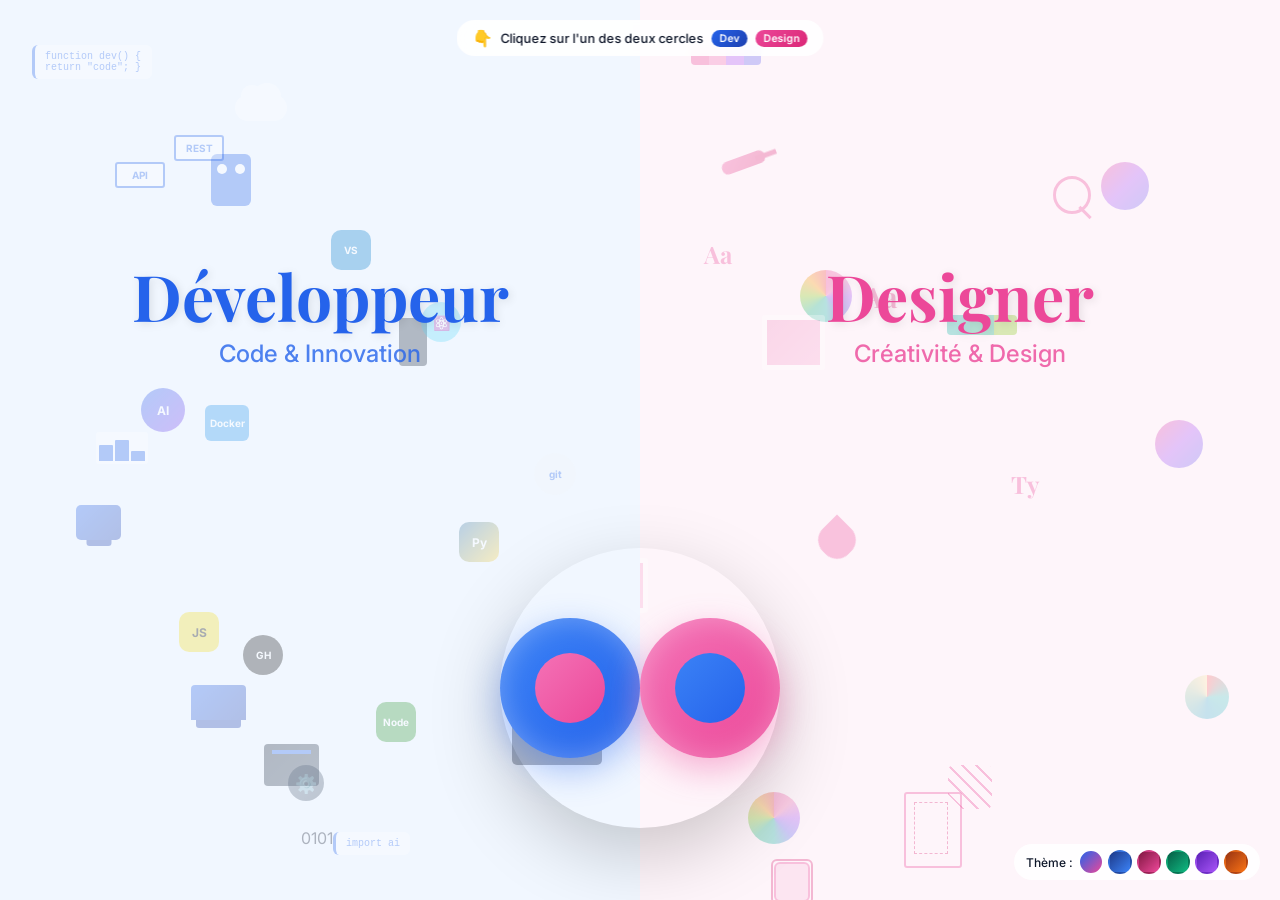
<file: index.html>
<!DOCTYPE html>
<html lang="fr">
<head>
    <meta charset="UTF-8">
    <meta name="viewport" content="width=device-width, initial-scale=1.0, viewport-fit=cover">
    <title>Portfolio Dual - Développeur & Designer</title>
    <style>
        @import url('https://fonts.googleapis.com/css2?family=Inter:wght@300;400;500;600;700&family=Playfair+Display:wght@600;700&display=swap');
        
        :root {
            --dev-primary: #2563eb;
            --dev-secondary: #1e40af;
            --dev-light: rgba(219, 234, 254, 0.5);
            --dev-bg-light: rgba(219, 234, 254, 0.4);
            --design-primary: #ec4899;
            --design-secondary: #db2777;
            --design-light: rgba(252, 231, 243, 0.5);
            --design-bg-light: rgba(252, 231, 243, 0.4);
            --neutral-bg: #ffffff;
            --text-dark: #0f172a;
            --text-light: #64748b;
            --transition-smooth: all 0.5s cubic-bezier(0.4, 0, 0.2, 1);
        }
        
        * {
            margin: 0;
            padding: 0;
            box-sizing: border-box;
        }
        
        body {
            font-family: 'Inter', sans-serif;
            background: var(--neutral-bg);
            min-height: 100vh;
            color: var(--text-dark);
            overflow-x: hidden;
            transition: background-color 0.5s ease;
        }
        
        .split-screen {
            display: flex;
            width: 100%;
            min-height: 100vh;
            position: relative;
        }
        
        .dev-side, .design-side {
            flex: 1;
            position: relative;
            overflow: hidden;
            transition: var(--transition-smooth);
            display: flex;
            align-items: center;
            justify-content: center;
        }
        
        .dev-side { background: var(--dev-bg-light); }
        .design-side { background: var(--design-bg-light); }
        
        .side-text {
            position: absolute;
            top: 35%;
            transform: translateY(-50%);
            text-align: center;
            z-index: 50;
            pointer-events: none;
            transition: opacity 0.5s ease;
            width: 100%;
        }
        
        .dev-text { left: 0; color: var(--dev-primary); }
        .design-text { right: 0; color: var(--design-primary); }
        
        .main-text {
            font-family: 'Playfair Display', serif;
            font-size: clamp(2rem, 6vw, 4rem);
            font-weight: 700;
            line-height: 1.1;
            margin-bottom: 0.5rem;
            text-shadow: 2px 2px 10px rgba(0, 0, 0, 0.1);
        }
        
        .sub-text {
            font-size: clamp(0.9rem, 2.5vw, 1.5rem);
            font-weight: 500;
            opacity: 0.8;
        }
        
        .floating-element {
            position: absolute;
            opacity: 0.3;
            transition: all 0.8s cubic-bezier(0.34, 1.56, 0.64, 1);
            pointer-events: none;
            z-index: 1;
            will-change: transform, opacity;
            animation: gentleFloat 15s infinite alternate ease-in-out;
        }
        
        @keyframes gentleFloat {
            0% { transform: translate(0, 0) rotate(0deg); }
            100% { transform: translate(5px, -5px) rotate(2deg); }
        }
        
        /* Styles des objets Développeur */
        .code-snippet {
            font-family: 'Courier New', monospace;
            font-size: 10px;
            color: var(--dev-primary);
            background: rgba(255, 255, 255, 0.95);
            padding: 6px 10px;
            border-radius: 6px;
            border-left: 3px solid var(--dev-primary);
            max-width: 120px;
        }
        .computer-icon {
            width: 45px; height: 35px;
            background: linear-gradient(135deg, var(--dev-primary), var(--dev-secondary));
            border-radius: 5px;
            position: relative;
        }
        .computer-icon::after {
            content: '';
            position: absolute;
            bottom: -6px;
            left: 50%;
            transform: translateX(-50%);
            width: 25px;
            height: 6px;
            background: var(--dev-secondary);
            border-radius: 0 0 3px 3px;
        }
        .robot-icon {
            width: 40px; height: 52px;
            background: var(--dev-primary);
            border-radius: 6px;
            position: relative;
        }
        .robot-icon::before, .robot-icon::after {
            content: '';
            position: absolute;
            top: 10px;
            width: 10px;
            height: 10px;
            background: white;
            border-radius: 50%;
        }
        .robot-icon::before { left: 6px; }
        .robot-icon::after { right: 6px; }
        .terminal-icon {
            width: 90px; height: 55px;
            background: #0f172a;
            border-radius: 5px;
            padding: 6px;
            color: #10b981;
            font-family: monospace;
            font-size: 8px;
        }
        .server-icon {
            width: 55px; height: 42px;
            background: linear-gradient(135deg, #1e293b, #334155);
            border-radius: 4px;
            position: relative;
        }
        .server-icon::before {
            content: '';
            position: absolute;
            top: 6px;
            left: 8px;
            right: 8px;
            height: 4px;
            background: var(--dev-primary);
        }
        .git-icon {
            width: 42px; height: 42px;
            border-radius: 50%;
            background: #f1f5f9;
            display: flex;
            align-items: center;
            justify-content: center;
            font-size: 10px;
            font-weight: bold;
            color: var(--dev-primary);
        }
        .database-icon {
            width: 55px; height: 35px;
            background: linear-gradient(135deg, var(--dev-primary), var(--dev-secondary));
            border-radius: 4px 4px 0 0;
            position: relative;
        }
        .database-icon::after {
            content: '';
            position: absolute;
            bottom: -8px;
            left: 5px;
            right: 5px;
            height: 8px;
            background: var(--dev-secondary);
            border-radius: 0 0 3px 3px;
        }
        .mobile-icon {
            width: 28px; height: 48px;
            background: #1e293b;
            border-radius: 4px;
            position: relative;
        }
        .api-icon {
            width: 50px; height: 26px;
            background: white;
            border-radius: 3px;
            border: 2px solid var(--dev-primary);
            display: flex;
            align-items: center;
            justify-content: center;
            font-size: 10px;
            font-weight: bold;
            color: var(--dev-primary);
        }
        .cloud-icon {
            width: 52px; height: 26px;
            background: white;
            border-radius: 25px;
            position: relative;
        }
        .cloud-icon::before {
            content: '';
            position: absolute;
            width: 22px; height: 22px;
            background: white;
            border-radius: 50%;
            top: -10px;
            left: 6px;
        }
        .cloud-icon::after {
            content: '';
            position: absolute;
            width: 28px; height: 28px;
            background: white;
            border-radius: 50%;
            top: -12px;
            right: 6px;
        }
        .chart-icon {
            width: 52px; height: 32px;
            background: white;
            border-radius: 3px;
            padding: 3px;
            display: flex;
            align-items: flex-end;
            gap: 2px;
        }
        .chart-bar {
            flex: 1;
            background: var(--dev-primary);
            border-radius: 1px 1px 0 0;
        }
        .ai-icon {
            width: 44px; height: 44px;
            background: linear-gradient(135deg, var(--dev-primary), #7c3aed);
            border-radius: 50%;
            display: flex;
            align-items: center;
            justify-content: center;
            color: white;
            font-weight: bold;
            font-size: 12px;
        }
        .python-icon {
            width: 40px; height: 40px;
            background: linear-gradient(135deg, #3776ab, #ffd43b);
            border-radius: 10px;
            display: flex;
            align-items: center;
            justify-content: center;
            font-weight: bold;
            font-size: 12px;
            color: white;
        }
        .js-icon {
            width: 40px; height: 40px;
            background: #f7df1e;
            border-radius: 10px;
            display: flex;
            align-items: center;
            justify-content: center;
            font-weight: bold;
            font-size: 12px;
            color: #000;
        }
        .react-icon {
            width: 40px; height: 40px;
            background: #61dafb;
            border-radius: 50%;
            display: flex;
            align-items: center;
            justify-content: center;
            font-size: 14px;
        }
        .node-icon {
            width: 40px; height: 40px;
            background: #339933;
            border-radius: 10px;
            display: flex;
            align-items: center;
            justify-content: center;
            font-weight: bold;
            font-size: 10px;
            color: white;
        }
        .docker-icon {
            width: 44px; height: 36px;
            background: #2496ed;
            border-radius: 6px;
            display: flex;
            align-items: center;
            justify-content: center;
            font-weight: bold;
            font-size: 10px;
            color: white;
        }
        .github-icon {
            width: 40px; height: 40px;
            background: #181717;
            border-radius: 50%;
            display: flex;
            align-items: center;
            justify-content: center;
            font-weight: bold;
            font-size: 10px;
            color: white;
        }
        .vscode-icon {
            width: 40px; height: 40px;
            background: #007acc;
            border-radius: 10px;
            display: flex;
            align-items: center;
            justify-content: center;
            font-weight: bold;
            font-size: 10px;
            color: white;
        }
        .cog-icon {
            width: 36px; height: 36px;
            background: linear-gradient(135deg, #64748b, #475569);
            border-radius: 50%;
            display: flex;
            align-items: center;
            justify-content: center;
            font-size: 18px;
            animation: spin 8s linear infinite;
        }
        @keyframes spin { from { transform: rotate(0deg); } to { transform: rotate(360deg); } }
        
        /* Styles des objets Designer */
        .color-palette {
            width: 70px; height: 20px;
            display: flex;
            border-radius: 4px;
            overflow: hidden;
        }
        .color-swatch { flex: 1; }
        .paintbrush {
            width: 50px; height: 13px;
            background: linear-gradient(135deg, var(--design-primary), var(--design-secondary));
            border-radius: 6px;
            position: relative;
            transform: rotate(-20deg);
        }
        .paintbrush::after {
            content: '';
            position: absolute;
            right: -12px;
            top: 50%;
            transform: translateY(-50%);
            width: 22px;
            height: 5px;
            background: var(--design-secondary);
        }
        .typography-sample {
            font-family: 'Playfair Display', serif;
            font-size: 24px;
            font-weight: bold;
            color: var(--design-primary);
        }
        .cube-3d {
            width: 40px; height: 40px;
            position: relative;
            transform-style: preserve-3d;
            animation: rotateCube 12s linear infinite;
        }
        @keyframes rotateCube {
            0% { transform: rotateX(0) rotateY(0); }
            100% { transform: rotateX(360deg) rotateY(360deg); }
        }
        .cube-face {
            position: absolute;
            width: 100%; height: 100%;
            background: linear-gradient(45deg, var(--design-primary), var(--design-secondary));
            border: 1px solid rgba(255,255,255,0.4);
            opacity: 0.8;
        }
        .cube-front { transform: translateZ(20px); }
        .cube-back { transform: rotateY(180deg) translateZ(20px); }
        .cube-right { transform: rotateY(90deg) translateZ(20px); }
        .cube-left { transform: rotateY(-90deg) translateZ(20px); }
        .cube-top { transform: rotateX(90deg) translateZ(20px); }
        .cube-bottom { transform: rotateX(-90deg) translateZ(20px); }
        .pen-tool {
            width: 48px; height: 48px;
            position: relative;
        }
        .pen-tool::before {
            content: '';
            position: absolute;
            width: 36px; height: 36px;
            background: linear-gradient(135deg, var(--design-primary), #a855f7);
            clip-path: polygon(50% 0%, 0% 100%, 100% 100%);
        }
        .artboard {
            width: 70px; height: 55px;
            background: white;
            border-radius: 3px;
            position: relative;
            overflow: hidden;
        }
        .artboard::before {
            content: '';
            position: absolute;
            top: 5px; left: 5px; right: 5px; bottom: 5px;
            background: linear-gradient(135deg, var(--design-primary), #f472b6);
            opacity: 0.6;
        }
        .gradient-circle {
            width: 48px; height: 48px;
            border-radius: 50%;
            background: linear-gradient(135deg, var(--design-primary), #a855f7, #6366f1);
        }
        .wireframe {
            width: 60px; height: 72px;
            position: relative;
        }
        .wireframe::before {
            content: '';
            position: absolute;
            top: 0; left: 0; width: 100%; height: 100%;
            border: 2px solid var(--design-primary);
            border-radius: 3px;
        }
        .wireframe::after {
            content: '';
            position: absolute;
            top: 10px; left: 10px; right: 10px; bottom: 10px;
            border: 1px dashed var(--design-secondary);
        }
        .ruler-icon {
            width: 64px; height: 13px;
            background: white;
            border-radius: 2px;
            position: relative;
        }
        .ruler-icon::before {
            content: '';
            position: absolute;
            top: 50%;
            left: 6px; right: 6px;
            height: 2px;
            background: var(--design-primary);
            transform: translateY(-50%);
        }
        .magnifier-icon {
            width: 44px; height: 44px;
            position: relative;
        }
        .magnifier-icon::before {
            content: '';
            position: absolute;
            width: 32px; height: 32px;
            border: 3px solid var(--design-primary);
            border-radius: 50%;
            top: 0; left: 0;
        }
        .magnifier-icon::after {
            content: '';
            position: absolute;
            width: 16px; height: 3px;
            background: var(--design-primary);
            bottom: 6px; right: 0;
            transform: rotate(45deg);
        }
        .star-icon {
            width: 44px; height: 44px;
            position: relative;
        }
        .star-icon::before {
            content: '★';
            position: absolute;
            top: 50%; left: 50%;
            transform: translate(-50%, -50%);
            color: var(--design-primary);
            font-size: 32px;
        }
        .color-wheel {
            width: 52px; height: 52px;
            border-radius: 50%;
            background: conic-gradient(from 0deg, #ec4899, #f472b6, #a855f7, #6366f1, #14b8a6, #10b981, #84cc16, #f59e0b, #ef4444);
        }
        .palette-icon {
            width: 44px; height: 44px;
            background: conic-gradient(from 0deg, #ff6b6b, #4ecdc4, #45b7d1, #96ceb4, #ffeaa7);
            border-radius: 50%;
        }
        .brush-icon {
            width: 36px; height: 36px;
            background: var(--design-primary);
            border-radius: 0 16px 16px 16px;
            transform: rotate(45deg);
        }
        .layer-icon {
            width: 40px; height: 40px;
            background: rgba(236, 72, 153, 0.3);
            border: 2px solid var(--design-primary);
            border-radius: 6px;
            position: relative;
        }
        .layer-icon::before {
            content: '';
            position: absolute;
            top: -5px; left: -5px; right: -5px; bottom: -5px;
            border: 2px solid var(--design-secondary);
            border-radius: 6px;
        }
        .font-icon {
            font-family: 'Playfair Display', serif;
            font-size: 28px;
            font-weight: bold;
            background: linear-gradient(135deg, var(--design-primary), var(--design-secondary));
            -webkit-background-clip: text;
            -webkit-text-fill-color: transparent;
        }
        .grid-icon {
            width: 44px; height: 44px;
            background: repeating-linear-gradient(45deg, var(--design-primary) 0px, var(--design-primary) 2px, transparent 2px, transparent 10px);
            border-radius: 6px;
        }
        
        /* Yin-Yang */
        .yinyang-container {
            position: absolute;
            bottom: 8%;
            left: 50%;
            transform: translateX(-50%);
            width: min(280px, 40vw);
            height: min(280px, 40vw);
            z-index: 100;
            pointer-events: none;
            display: flex;
            align-items: center;
            justify-content: center;
        }
        
        .yinyang-wrapper {
            position: relative;
            width: 100%;
            height: 100%;
            pointer-events: auto;
            display: flex;
            align-items: center;
            justify-content: center;
        }
        
        .yinyang {
            position: relative;
            width: 100%;
            height: 100%;
            border-radius: 50%;
            overflow: visible;
            box-shadow: 0 25px 75px rgba(0, 0, 0, 0.2);
            transition: transform 0.6s cubic-bezier(0.34, 1.56, 0.64, 1);
            pointer-events: none;
            transform-style: preserve-3d;
            animation: yinyangFloat3D 4s infinite alternate ease-in-out;
        }
        
        @keyframes yinyangFloat3D {
            0% { transform: rotateY(0deg) rotateX(5deg) scale(1); filter: drop-shadow(0 20px 30px rgba(0,0,0,0.2)); }
            50% { transform: rotateY(0deg) rotateX(0deg) scale(1.05); filter: drop-shadow(0 40px 50px rgba(236,72,153,0.3)); }
            100% { transform: rotateY(0deg) rotateX(5deg) scale(1); filter: drop-shadow(0 20px 30px rgba(0,0,0,0.2)); }
        }
        
        .yinyang::before {
            content: '';
            position: absolute;
            top: -15px;
            left: -15px;
            right: -15px;
            bottom: -15px;
            border-radius: 50%;
            background: linear-gradient(135deg, var(--dev-primary), var(--design-primary));
            opacity: 0;
            z-index: -1;
            animation: glowPulse 4s infinite alternate;
            filter: blur(20px);
        }
        
        @keyframes glowPulse {
            0% { opacity: 0.2; transform: scale(0.95); }
            50% { opacity: 0.5; transform: scale(1.15); }
            100% { opacity: 0.2; transform: scale(0.95); }
        }
        
        .clickable-zone {
            position: absolute;
            width: 50%;
            height: 100%;
            cursor: pointer;
            transition: all 0.4s ease;
            display: flex;
            align-items: center;
            justify-content: center;
            text-decoration: none;
            z-index: 101;
            pointer-events: auto;
        }
        
        .dev-zone { left: 0; border-radius: 125px 0 0 125px; }
        .design-zone { right: 0; border-radius: 0 125px 125px 0; }
        
        .circle-content {
            position: absolute;
            top: 50%;
            left: 50%;
            transform: translate(-50%, -50%);
            text-align: center;
            pointer-events: none;
            opacity: 0;
            transition: all 0.5s ease;
            z-index: 102;
            background: rgba(255, 255, 255, 0.25);
            backdrop-filter: blur(10px);
            padding: 10px 20px;
            border-radius: 40px;
            border: 1px solid rgba(255, 255, 255, 0.4);
        }
        
        .clickable-zone:hover .circle-content {
            opacity: 1;
            transform: translate(-50%, -50%) scale(1.1);
        }
        
        .circle-icon { font-size: 1.8rem; margin-bottom: 0.3rem; display: block; }
        .circle-subtitle { font-size: 0.75rem; color: white; font-weight: 600; }
        
        .inner-circle {
            position: absolute;
            width: 50%;
            height: 50%;
            border-radius: 50%;
            top: 25%;
            pointer-events: none;
        }
        
        .dev-circle {
            left: 0;
            background: linear-gradient(135deg, #3b82f6 0%, #2563eb 100%);
            box-shadow: inset 0 0 30px rgba(255, 255, 255, 0.3), 0 12px 35px rgba(37, 99, 235, 0.4);
        }
        
        .design-circle {
            right: 0;
            background: linear-gradient(135deg, #f472b6 0%, #ec4899 100%);
            box-shadow: inset 0 0 30px rgba(255, 255, 255, 0.3), 0 12px 35px rgba(236, 72, 153, 0.4);
        }
        
        .center-dot {
            position: absolute;
            width: 25%;
            height: 25%;
            border-radius: 50%;
            top: 37.5%;
            pointer-events: none;
            display: flex;
            align-items: center;
            justify-content: center;
        }
        
        .dev-dot { left: 12.5%; background: linear-gradient(135deg, #f472b6 0%, #ec4899 100%); }
        .design-dot { right: 12.5%; background: linear-gradient(135deg, #3b82f6 0%, #2563eb 100%); }
        .dot-icon { font-size: 0.9rem; color: white; opacity: 0; transition: opacity 0.4s ease; }
        .yinyang:hover .dot-icon { opacity: 0.8; }
        
        .theme-selector {
            position: absolute;
            bottom: 20px;
            right: 20px;
            z-index: 1000;
            background: rgba(255, 255, 255, 0.9);
            backdrop-filter: blur(10px);
            padding: 6px 12px;
            border-radius: 40px;
            display: flex;
            align-items: center;
            gap: 6px;
            pointer-events: auto;
        }
        
        .theme-selector label { font-size: 0.75rem; font-weight: 500; }
        .theme-options { display: flex; gap: 5px; }
        .theme-btn {
            width: 24px; height: 24px;
            border-radius: 50%;
            border: 2px solid transparent;
            cursor: pointer;
            transition: all 0.3s ease;
        }
        .theme-btn:hover { transform: scale(1.15); border-color: white; }
        .theme-btn.active { border-color: white; transform: scale(1.1); }
        .theme-btn.default { background: linear-gradient(135deg, #2563eb, #ec4899); }
        .theme-btn.blue { background: linear-gradient(135deg, #1e3a8a, #3b82f6); }
        .theme-btn.pink { background: linear-gradient(135deg, #831843, #ec4899); }
        .theme-btn.green { background: linear-gradient(135deg, #065f46, #10b981); }
        .theme-btn.purple { background: linear-gradient(135deg, #5b21b6, #a855f7); }
        .theme-btn.orange { background: linear-gradient(135deg, #9a3412, #f97316); }
        
        .instruction {
            position: absolute;
            top: 20px;
            left: 50%;
            transform: translateX(-50%);
            z-index: 200;
            pointer-events: none;
            background: rgba(255, 255, 255, 0.9);
            backdrop-filter: blur(10px);
            padding: 8px 16px;
            border-radius: 40px;
            font-size: 0.8rem;
            font-weight: 500;
            display: flex;
            align-items: center;
            gap: 8px;
            white-space: nowrap;
        }
        
        .instruction::before {
            content: '👇';
            font-size: 1rem;
            animation: handPointDown 1s infinite alternate;
        }
        
        @keyframes handPointDown {
            0% { transform: translateY(0); }
            100% { transform: translateY(6px); }
        }
        
        .instruction-badge {
            background: linear-gradient(135deg, var(--dev-primary), var(--dev-secondary));
            color: white;
            padding: 2px 8px;
            border-radius: 30px;
            font-size: 0.65rem;
            font-weight: 600;
        }
        
        .instruction-badge.design {
            background: linear-gradient(135deg, var(--design-primary), var(--design-secondary));
        }
        
        /* RESPONSIVE */
        @media (max-width: 1024px) {
            .floating-element { transform: scale(0.85); }
            .side-text { top: 32%; }
        }
        
        @media (max-width: 768px) {
            .split-screen { flex-direction: column; }
            .dev-side, .design-side { height: 50vh; flex: none; min-height: 45vh; }
            .side-text { top: 30%; }
            .main-text { font-size: clamp(1.6rem, 6vw, 2.2rem); }
            .sub-text { font-size: clamp(0.7rem, 3vw, 0.9rem); }
            .yinyang-container { bottom: 2%; width: min(150px, 35vw); height: min(150px, 35vw); }
            .circle-content { padding: 5px 10px; }
            .circle-icon { font-size: 1rem; }
            .circle-subtitle { font-size: 0.45rem; white-space: nowrap; }
            .instruction { top: 10px; padding: 5px 12px; font-size: 0.65rem; white-space: nowrap; }
            .instruction::before { font-size: 0.9rem; animation: handPointDown 1s infinite alternate; }
            @keyframes handPointDown { 0% { transform: translateY(0); } 100% { transform: translateY(5px); } }
            .instruction-badge { font-size: 0.55rem; padding: 2px 6px; }
            .theme-selector { bottom: 8px; right: 8px; padding: 4px 8px; }
            .theme-btn { width: 20px; height: 20px; }
            /* Réduire le nombre d'éléments visibles sur mobile */
            .floating-element { display: none; }
            .dev-side .floating-element:nth-child(-n+12), 
            .design-side .floating-element:nth-child(-n+12) { display: block; transform: scale(0.7); }
        }
        
        @media (max-width: 480px) {
            .dev-side .floating-element:nth-child(-n+8), 
            .design-side .floating-element:nth-child(-n+8) { display: block; }
            .yinyang-container { width: min(130px, 40vw); height: min(130px, 40vw); }
            .circle-icon { font-size: 0.9rem; }
            .circle-subtitle { font-size: 0.4rem; }
            .instruction { top: 8px; padding: 4px 10px; font-size: 0.55rem; }
        }
    </style>
</head>
<body>
    <div class="split-screen">
        <!-- SECTION DÉVELOPPEUR - 25 éléments -->
        <div class="dev-side" id="devSide">
            <div class="side-text dev-text">
                <div class="main-text">Développeur</div>
                <div class="sub-text">Code & Innovation</div>
            </div>
            
            <!-- 25 objets Développeur -->
            <div class="floating-element code-snippet" style="top: 5%; left: 5%;">function dev() { return "code"; }</div>
            <div class="floating-element computer-icon" style="top: 8%; right: 8%;"></div>
            <div class="floating-element robot-icon" style="bottom: 30%; left: 6%;"></div>
            <div class="floating-element terminal-icon" style="bottom: 15%; right: 6%;"><div>$ npm start</div><div>✓ Server ready</div></div>
            <div class="floating-element server-icon" style="top: 35%; left: 8%;"></div>
            <div class="floating-element git-icon" style="bottom: 45%; right: 10%;">git</div>
            <div class="floating-element database-icon" style="top: 28%; right: 12%;"></div>
            <div class="floating-element mobile-icon" style="bottom: 12%; left: 12%;"></div>
            <div class="floating-element api-icon" style="top: 18%; left: 18%;">API</div>
            <div class="floating-element cloud-icon" style="bottom: 38%; right: 18%;"></div>
            <div class="floating-element chart-icon" style="top: 48%; left: 15%;"><div class="chart-bar" style="height: 60%;"></div><div class="chart-bar" style="height: 80%;"></div><div class="chart-bar" style="height: 40%;"></div></div>
            <div class="floating-element ai-icon" style="bottom: 52%; left: 22%;">AI</div>
            <div class="floating-element python-icon" style="top: 58%; right: 22%;">Py</div>
            <div class="floating-element js-icon" style="top: 68%; left: 28%;">JS</div>
            <div class="floating-element react-icon" style="bottom: 62%; right: 28%;">⚛️</div>
            <div class="floating-element node-icon" style="top: 78%; right: 35%;">Node</div>
            <div class="floating-element docker-icon" style="top: 45%; left: 32%;">Docker</div>
            <div class="floating-element github-icon" style="bottom: 25%; left: 38%;">GH</div>
            <div class="floating-element vscode-icon" style="bottom: 70%; right: 42%;">VS</div>
            <div class="floating-element cog-icon" style="top: 85%; left: 45%;">⚙️</div>
            <div class="floating-element binary-code" style="top: 92%; right: 48%;">0101</div>
            <div class="floating-element code-snippet" style="bottom: 5%; left: 52%;">import ai</div>
            <div class="floating-element server-icon" style="top: 72%; left: 55%;"></div>
            <div class="floating-element database-icon" style="bottom: 80%; right: 55%;"></div>
            <div class="floating-element api-icon" style="top: 15%; right: 65%;">REST</div>
        </div>
        
        <!-- SECTION DESIGNER - 25 éléments -->
        <div class="design-side" id="designSide">
            <div class="side-text design-text">
                <div class="main-text">Designer</div>
                <div class="sub-text">Créativité & Design</div>
            </div>
            
            <!-- 25 objets Designer -->
            <div class="floating-element color-palette" style="top: 5%; left: 8%;"><div class="color-swatch" style="background: #ec4899;"></div><div class="color-swatch" style="background: #f472b6;"></div><div class="color-swatch" style="background: #a855f7;"></div><div class="color-swatch" style="background: #6366f1;"></div></div>
            <div class="floating-element paintbrush" style="top: 12%; right: 10%;"></div>
            <div class="floating-element typography-sample" style="bottom: 70%; left: 10%;">Aa</div>
            <div class="floating-element cube-3d" style="top: 22%; right: 15%;"><div class="cube-face cube-front"></div><div class="cube-face cube-back"></div><div class="cube-face cube-right"></div><div class="cube-face cube-left"></div><div class="cube-face cube-top"></div><div class="cube-face cube-bottom"></div></div>
            <div class="floating-element pen-tool" style="top: 55%; left: 8%;"></div>
            <div class="floating-element artboard" style="top: 15%; right: 28%;"></div>
            <div class="floating-element gradient-circle" style="bottom: 48%; right: 12%;"></div>
            <div class="floating-element wireframe" style="top: 42%; left: 12%;"></div>
            <div class="floating-element ruler-icon" style="top: 65%; right: 22%;"></div>
            <div class="floating-element magnifier-icon" style="bottom: 28%; left: 18%;"></div>
            <div class="floating-element star-icon" style="bottom: 55%; right: 25%;"></div>
            <div class="floating-element color-wheel" style="top: 30%; left: 25%;"></div>
            <div class="floating-element palette-icon" style="top: 75%; right: 8%;"></div>
            <div class="floating-element brush-icon" style="bottom: 38%; left: 28%;"></div>
            <div class="floating-element layer-icon" style="top: 48%; right: 38%;"></div>
            <div class="floating-element font-icon" style="bottom: 65%; left: 35%;">Aa</div>
            <div class="floating-element grid-icon" style="top: 85%; right: 45%;"></div>
            <div class="floating-element color-palette" style="top: 35%; left: 48%;"><div class="color-swatch" style="background: #14b8a6;"></div><div class="color-swatch" style="background: #10b981;"></div><div class="color-swatch" style="background: #84cc16;"></div></div>
            <div class="floating-element paintbrush" style="bottom: 32%; right: 52%;"></div>
            <div class="floating-element typography-sample" style="top: 52%; left: 58%;">Ty</div>
            <div class="floating-element cube-3d" style="bottom: 58%; right: 58%;"></div>
            <div class="floating-element pen-tool" style="top: 78%; left: 65%;"></div>
            <div class="floating-element artboard" style="bottom: 12%; right: 65%;"></div>
            <div class="floating-element gradient-circle" style="top: 18%; left: 72%;"></div>
            <div class="floating-element star-icon" style="bottom: 22%; left: 78%;"></div>
            <div class="floating-element color-wheel" style="top: 88%; right: 75%;"></div>
        </div>
        
        <!-- Yin-Yang -->
        <div class="yinyang-container">
            <div class="yinyang-wrapper">
                <a href="portfolio_dev/portfolio-dev.html" class="clickable-zone dev-zone" id="devZone">
                    <div class="circle-content">
                        <div class="circle-icon">💻</div>
                        <div class="circle-subtitle">PORTFOLIO DEV</div>
                    </div>
                </a>
                <a href="portfolio_designer/portfolio-design.html" class="clickable-zone design-zone" id="designZone">
                    <div class="circle-content">
                        <div class="circle-icon">🎨</div>
                        <div class="circle-subtitle">PORTFOLIO DESIGN</div>
                    </div>
                </a>
                <div class="yinyang">
                    <div class="inner-circle dev-circle"></div>
                    <div class="inner-circle design-circle"></div>
                    <div class="center-dot dev-dot"><div class="dot-icon">🎨</div></div>
                    <div class="center-dot design-dot"><div class="dot-icon">💻</div></div>
                </div>
            </div>
        </div>
        
        <!-- Sélecteur de thème -->
        <div class="theme-selector">
            <label>Thème :</label>
            <div class="theme-options">
                <div class="theme-btn default active" data-theme="default" title="Défaut"></div>
                <div class="theme-btn blue" data-theme="blue" title="Bleu"></div>
                <div class="theme-btn pink" data-theme="pink" title="Rose"></div>
                <div class="theme-btn green" data-theme="green" title="Vert"></div>
                <div class="theme-btn purple" data-theme="purple" title="Violet"></div>
                <div class="theme-btn orange" data-theme="orange" title="Orange"></div>
            </div>
        </div>
        
        <!-- Instruction en haut avec emoji pointant vers le bas -->
        <div class="instruction">
            <span>Cliquez sur l'un des deux cercles</span>
            <span class="instruction-badge">Dev</span>
            <span class="instruction-badge design">Design</span>
        </div>
    </div>
    
    <script>
        (function() {
            const devZone = document.getElementById('devZone');
            const designZone = document.getElementById('designZone');
            const devSide = document.getElementById('devSide');
            const designSide = document.getElementById('designSide');
            const devText = document.querySelector('.dev-text');
            const designText = document.querySelector('.design-text');
            const devElements = devSide.querySelectorAll('.floating-element');
            const designElements = designSide.querySelectorAll('.floating-element');
            
            // Gestion du thème
            const themeBtns = document.querySelectorAll('.theme-btn');
            const root = document.documentElement;
            
            const themes = {
                default: { dev: '#2563eb', devSecondary: '#1e40af', devBg: 'rgba(219, 234, 254, 0.4)', design: '#ec4899', designSecondary: '#db2777', designBg: 'rgba(252, 231, 243, 0.4)' },
                blue: { dev: '#1e3a8a', devSecondary: '#1e3a8a', devBg: 'rgba(30, 58, 138, 0.2)', design: '#3b82f6', designSecondary: '#2563eb', designBg: 'rgba(59, 130, 246, 0.2)' },
                pink: { dev: '#831843', devSecondary: '#831843', devBg: 'rgba(131, 24, 67, 0.2)', design: '#ec4899', designSecondary: '#db2777', designBg: 'rgba(236, 72, 153, 0.2)' },
                green: { dev: '#065f46', devSecondary: '#065f46', devBg: 'rgba(6, 95, 70, 0.2)', design: '#10b981', designSecondary: '#059669', designBg: 'rgba(16, 185, 129, 0.2)' },
                purple: { dev: '#5b21b6', devSecondary: '#5b21b6', devBg: 'rgba(91, 33, 182, 0.2)', design: '#a855f7', designSecondary: '#9333ea', designBg: 'rgba(168, 85, 247, 0.2)' },
                orange: { dev: '#9a3412', devSecondary: '#9a3412', devBg: 'rgba(154, 52, 18, 0.2)', design: '#f97316', designSecondary: '#ea580c', designBg: 'rgba(249, 115, 22, 0.2)' }
            };
            
            function applyTheme(themeName) {
                const theme = themes[themeName];
                if (!theme) return;
                root.style.setProperty('--dev-primary', theme.dev);
                root.style.setProperty('--dev-secondary', theme.devSecondary);
                root.style.setProperty('--dev-bg-light', theme.devBg);
                root.style.setProperty('--design-primary', theme.design);
                root.style.setProperty('--design-secondary', theme.designSecondary);
                root.style.setProperty('--design-bg-light', theme.designBg);
                devSide.style.backgroundColor = theme.devBg;
                designSide.style.backgroundColor = theme.designBg;
                document.querySelectorAll('.instruction-badge').forEach(badge => {
                    if (badge.classList.contains('design')) {
                        badge.style.background = `linear-gradient(135deg, ${theme.design}, ${theme.designSecondary})`;
                    } else {
                        badge.style.background = `linear-gradient(135deg, ${theme.dev}, ${theme.devSecondary})`;
                    }
                });
                localStorage.setItem('selectedTheme', themeName);
                themeBtns.forEach(btn => btn.classList.toggle('active', btn.dataset.theme === themeName));
            }
            
            themeBtns.forEach(btn => btn.addEventListener('click', () => applyTheme(btn.dataset.theme)));
            applyTheme(localStorage.getItem('selectedTheme') || 'default');
            
            // Interactions au survol
            devZone.addEventListener('mouseenter', () => {
                devSide.style.backgroundColor = getComputedStyle(root).getPropertyValue('--dev-primary') + '20';
                designSide.style.backgroundColor = 'rgba(0,0,0,0.05)';
                devText.style.opacity = '1';
                designText.style.opacity = '0.3';
                devElements.forEach(el => el.style.opacity = '0.9');
                designElements.forEach(el => el.style.opacity = '0.2');
            });
            
            designZone.addEventListener('mouseenter', () => {
                designSide.style.backgroundColor = getComputedStyle(root).getPropertyValue('--design-primary') + '20';
                devSide.style.backgroundColor = 'rgba(0,0,0,0.05)';
                designText.style.opacity = '1';
                devText.style.opacity = '0.3';
                designElements.forEach(el => el.style.opacity = '0.9');
                devElements.forEach(el => el.style.opacity = '0.2');
            });
            
            function resetSides() {
                devSide.style.backgroundColor = getComputedStyle(root).getPropertyValue('--dev-bg-light');
                designSide.style.backgroundColor = getComputedStyle(root).getPropertyValue('--design-bg-light');
                devText.style.opacity = '1';
                designText.style.opacity = '1';
                devElements.forEach(el => el.style.opacity = '0.3');
                designElements.forEach(el => el.style.opacity = '0.3');
            }
            
            devZone.addEventListener('mouseleave', () => setTimeout(() => { if (!designZone.matches(':hover')) resetSides(); }, 100));
            designZone.addEventListener('mouseleave', () => setTimeout(() => { if (!devZone.matches(':hover')) resetSides(); }, 100));
            
            // Animation au clic
            [devZone, designZone].forEach(link => {
                link.addEventListener('click', function(e) {
                    e.preventDefault();
                    const href = this.getAttribute('href');
                    document.body.style.transition = 'opacity 0.5s ease, transform 0.5s ease';
                    document.body.style.opacity = '0';
                    document.body.style.transform = this.classList.contains('dev-zone') ? 'translateX(-30px)' : 'translateX(30px)';
                    setTimeout(() => window.location.href = href, 500);
                });
            });
            
            // Gestion du retour (cache)
            window.addEventListener('pageshow', function(event) { if (event.persisted) window.location.reload(); });
            if (window.performance && window.performance.getEntriesByType) {
                const navEntries = performance.getEntriesByType('navigation');
                if (navEntries.length > 0 && navEntries[0].type === 'back_forward') window.location.reload();
            }
        })();
    </script>
</body>
</html>
</file>
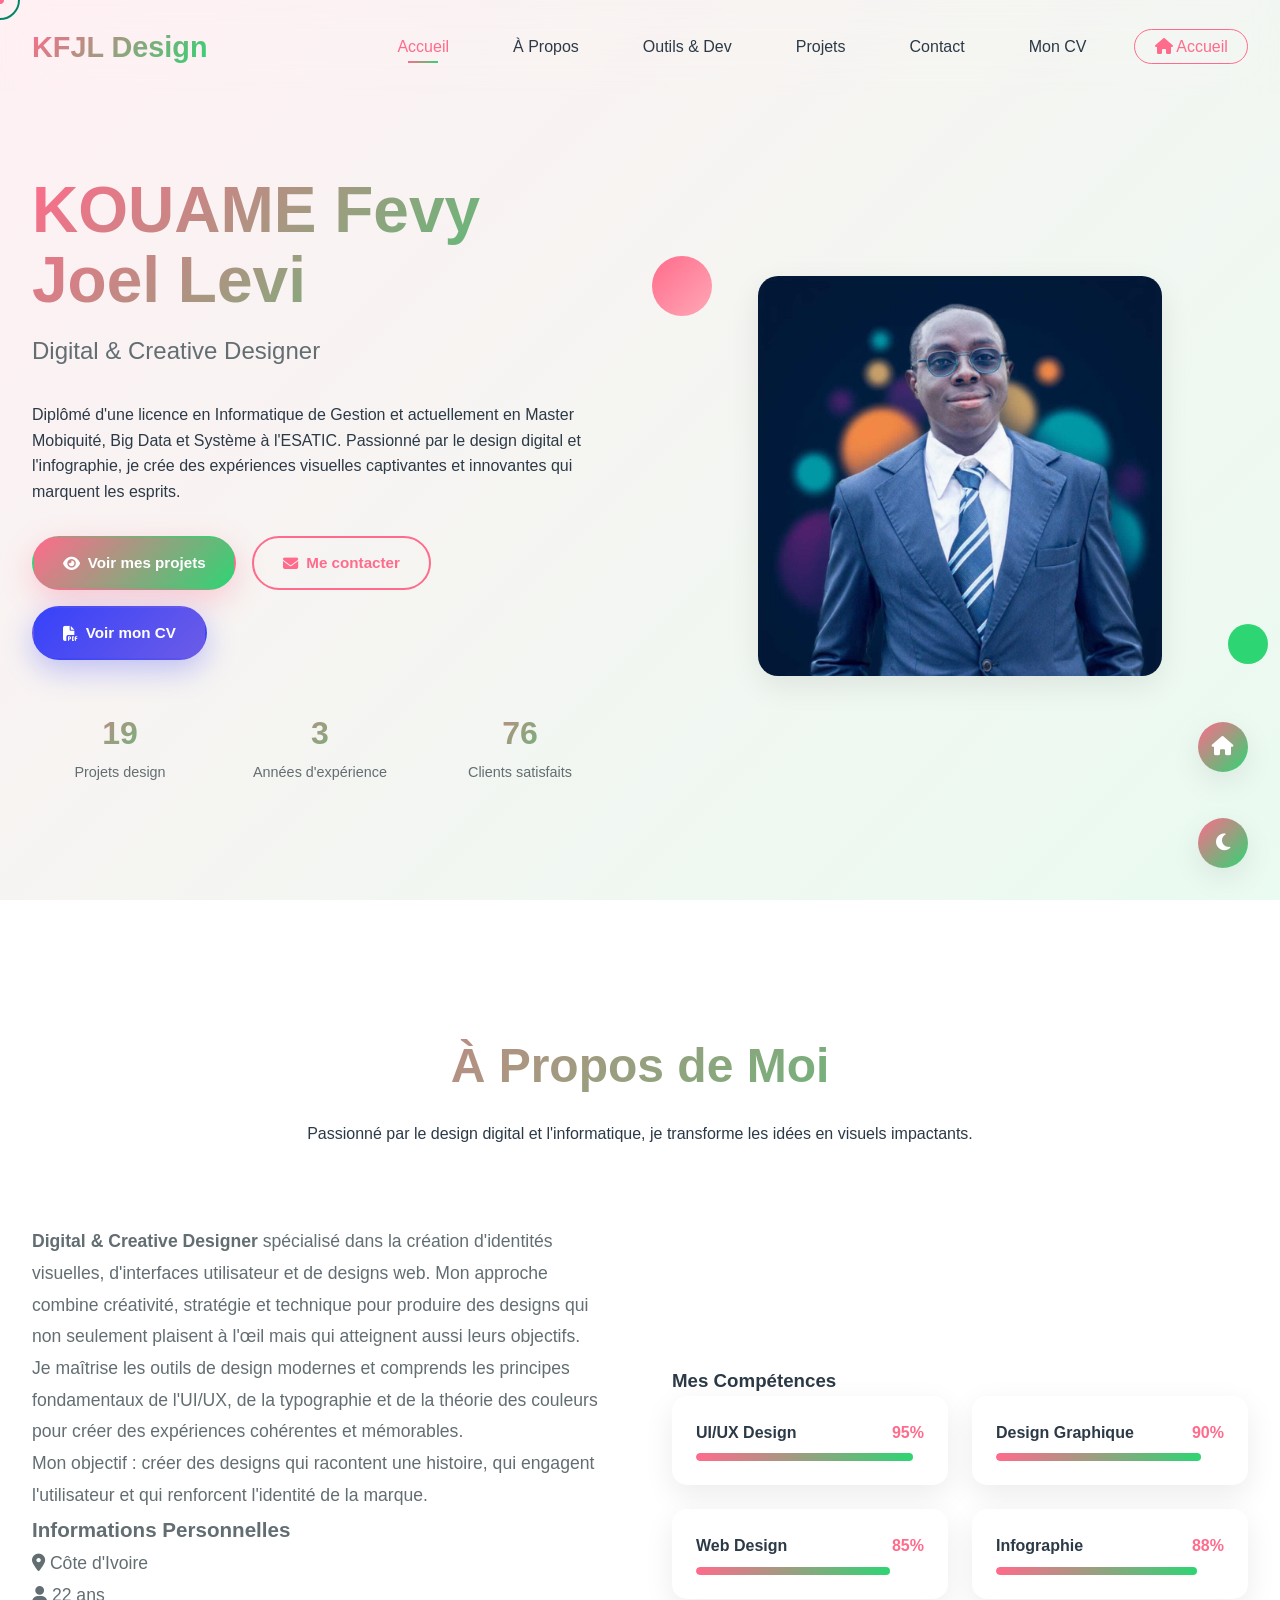
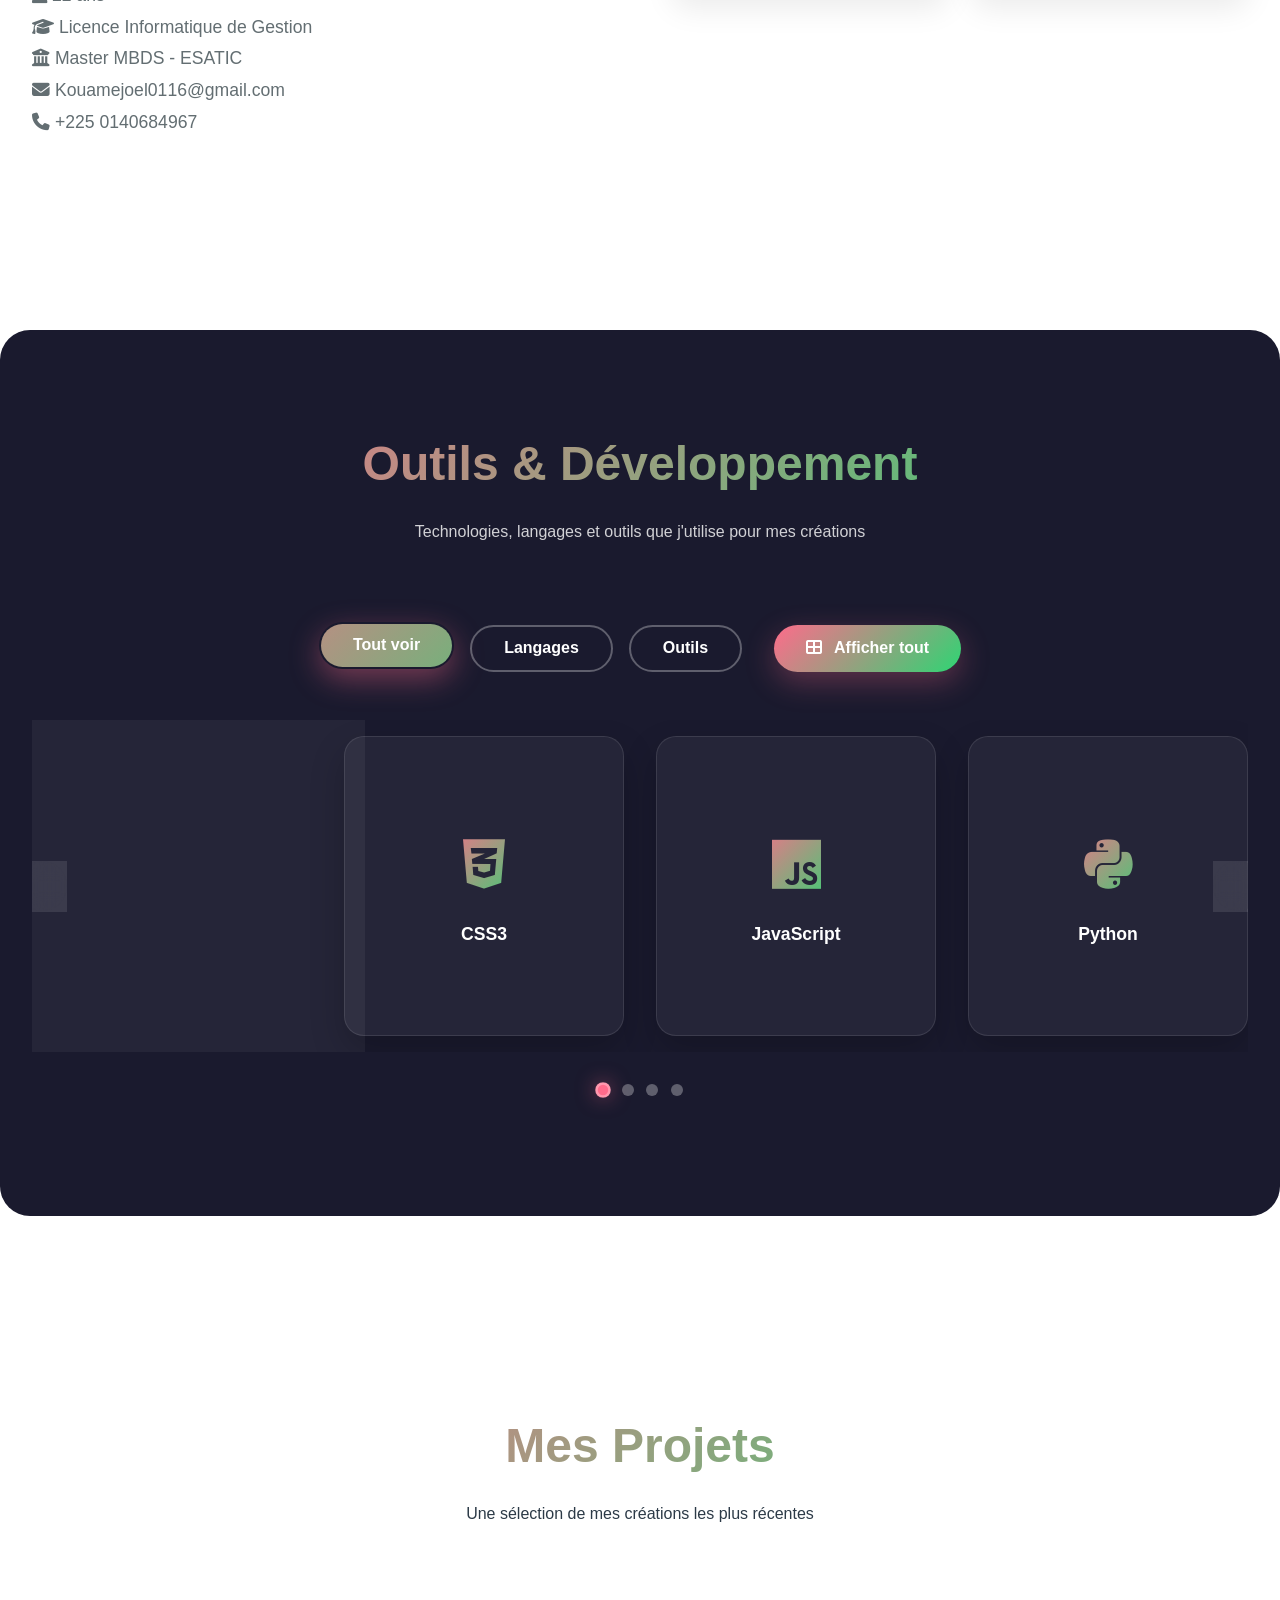
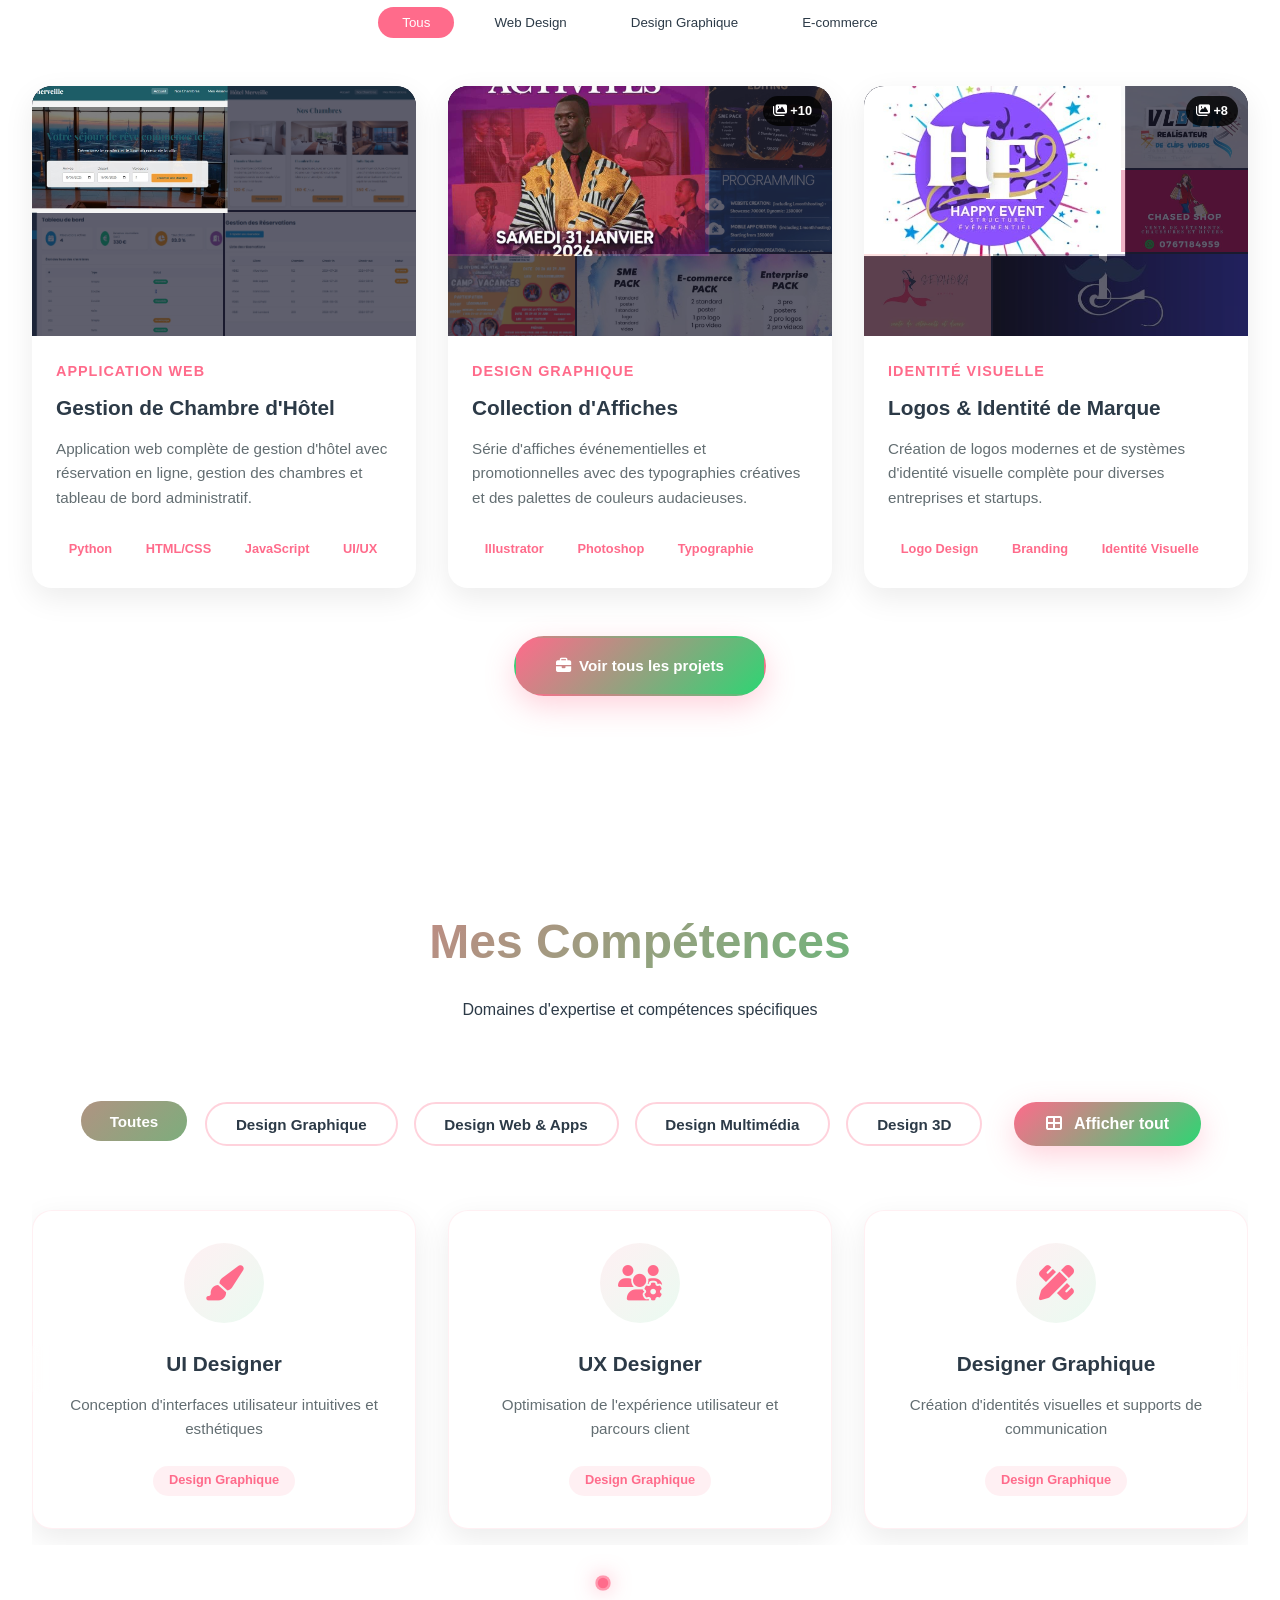
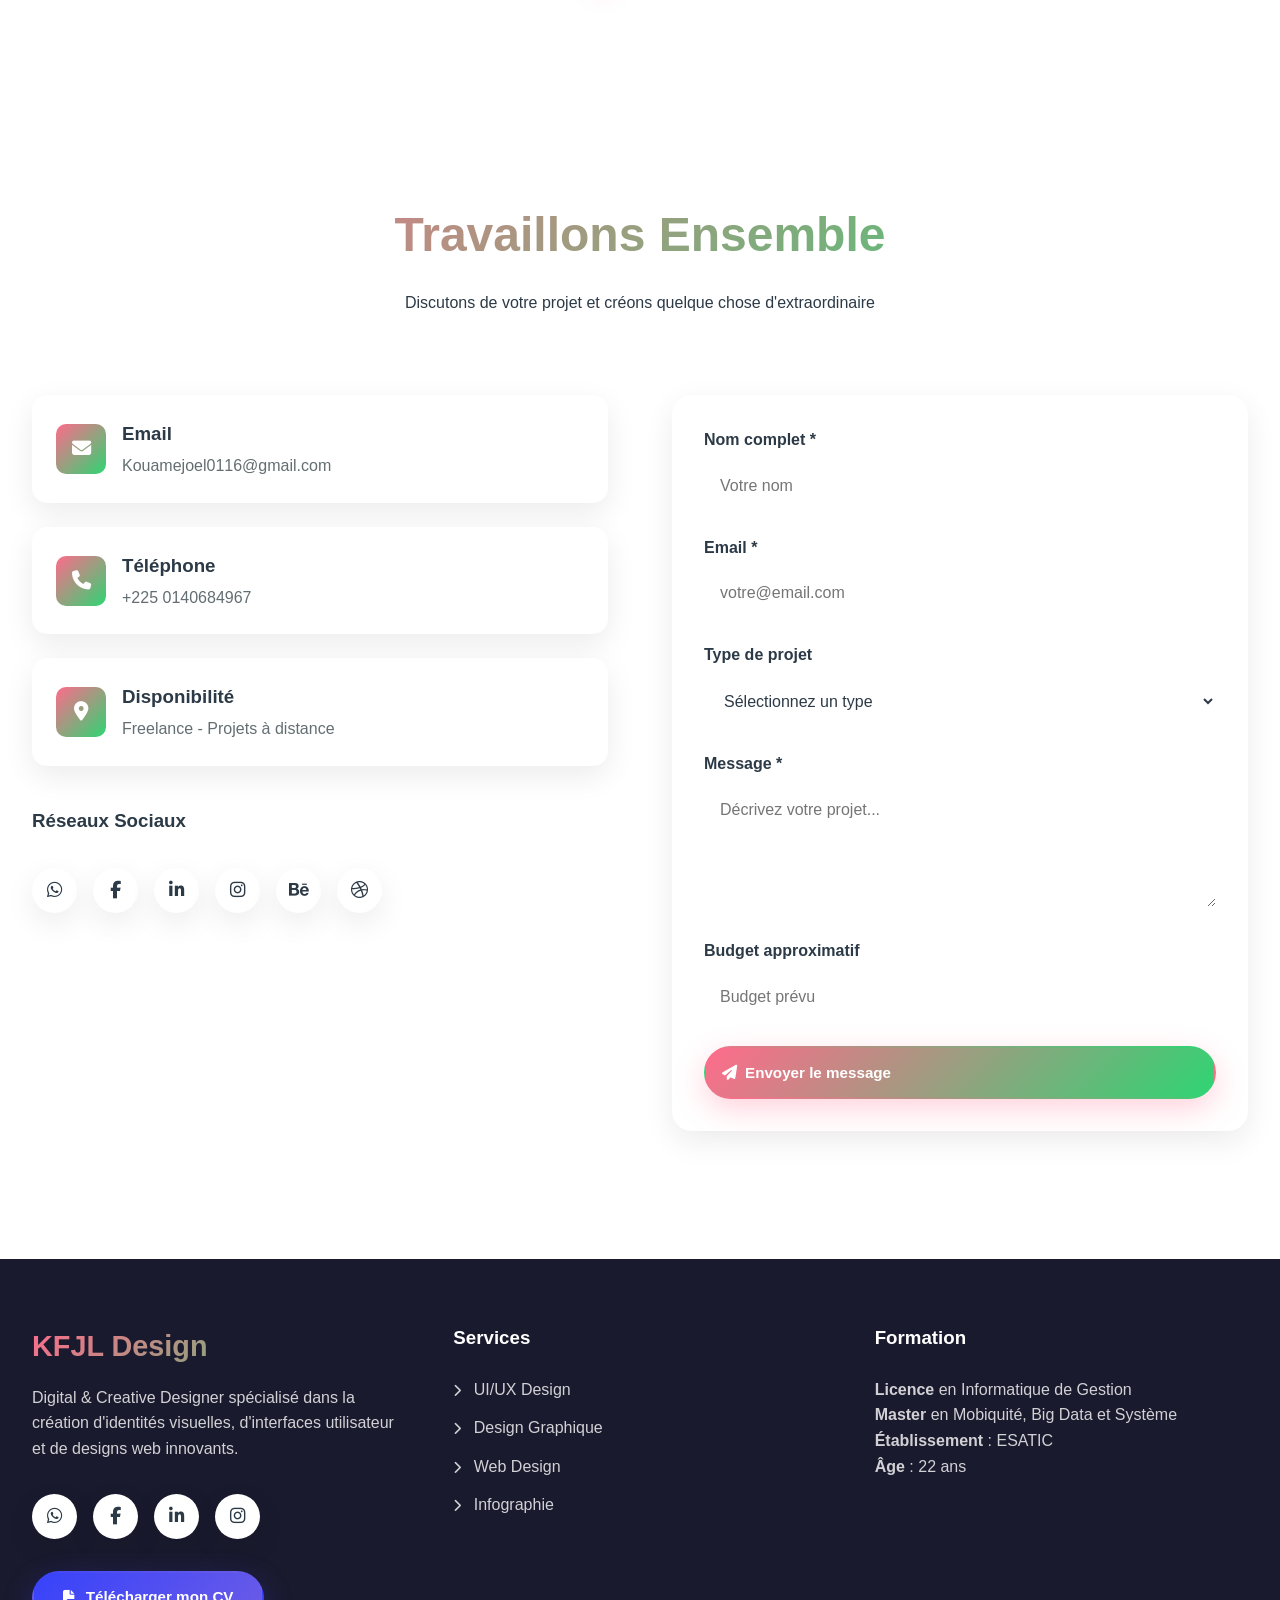
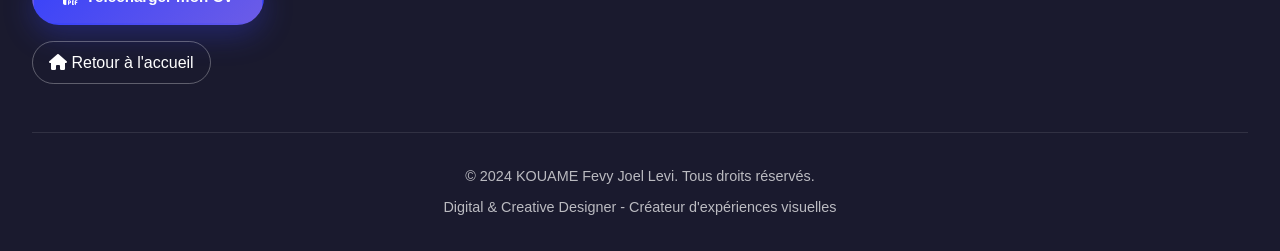
<file: portfolio_designer/portfolio-design.html>
<!DOCTYPE html>
<html lang="fr">
<head>
    <meta charset="UTF-8">
    <meta name="viewport" content="width=device-width, initial-scale=1.0">
    <title>KOUAME Fevy Joel Levi - Digital & Creative Designer</title>
    <link rel="stylesheet" href="css/style.css">
    <link rel="stylesheet" href="css/responsive.css">
    <link rel="stylesheet" href="css/gallery.css">
    <link rel="stylesheet" href="https://cdnjs.cloudflare.com/ajax/libs/font-awesome/6.4.0/css/all.min.css">
    
    <!-- Script pour gérer le retour à l'accueil -->
    <script>
        window.addEventListener('pageshow', function(event) {
            if (event.persisted) {
                window.location.reload();
            }
        });
    </script>
</head>
<body>

    <!-- Scroll Progress -->
    <div class="scroll-progress" id="scrollProgress"></div>

    <!-- Back to Top -->
    <button class="back-to-top" id="backToTop">
        <i class="fas fa-chevron-up"></i>
    </button>
    
    <!-- Bouton retour à l'accueil -->
    <button class="home-button" id="homeButton" onclick="window.location.href='../index.html'" style="position: fixed; bottom: 8rem; right: 2rem; width: 50px; height: 50px; border-radius: 50%; background: linear-gradient(135deg, var(--primary), var(--secondary)); display: flex; align-items: center; justify-content: center; z-index: 100; box-shadow: var(--shadow); border: none; color: white; font-size: 1.2rem; cursor: pointer; transition: all 0.3s ease;">
        <i class="fas fa-home"></i>
    </button>
    
    <style>
        .home-button:hover {
            transform: scale(1.1) rotate(360deg);
            box-shadow: 0 15px 30px rgba(255, 107, 139, 0.4);
        }
        
        @media (max-width: 768px) {
            .home-button {
                bottom: 7rem;
                right: 1rem;
                width: 45px;
                height: 45px;
                font-size: 1rem;
            }
        }
        
        @media (max-width: 480px) {
            .home-button {
                bottom: 6rem;
                right: 0.8rem;
                width: 40px;
                height: 40px;
                font-size: 0.9rem;
            }
        }
    </style>

    <!-- Theme Toggle -->
    <button class="theme-toggle" id="themeToggle">
        <i class="fas fa-moon"></i>
    </button>

    <!-- Custom Cursor -->
    <div class="cursor"></div>
    <div class="cursor-dot"></div>

    <!-- Navigation -->
    <nav id="navbar">
        <div class="nav-container">
            <a href="#" class="logo">KFJL Design</a>
            
            <div class="menu-toggle" id="menuToggle">
                <span></span>
                <span></span>
                <span></span>
            </div>
            
            <ul class="nav-links" id="navLinks">
                <li><a href="#home" class="active">Accueil</a></li>
                <li><a href="#about">À Propos</a></li>
                <li><a href="#tools">Outils & Dev</a></li>
                <li><a href="#projects">Projets</a></li>
                <li><a href="#contact">Contact</a></li>
                <li><a href="#" id="cvButton">Mon CV</a></li>
                <!-- Lien pour retourner à l'accueil -->
                <li><a href="../index.html" class="home-link" style="color: var(--primary); border: 1px solid var(--primary); border-radius: 50px; padding: 0.5rem 1.2rem;">
                    <i class="fas fa-home"></i> Accueil
                </a></li>
            </ul>
        </div>
    </nav>

    <!-- Hero Section -->
    <section class="hero" id="home">
        <div class="hero-bg"></div>
        <div class="hero-content">
            <div class="hero-text">
                <h1>KOUAME Fevy Joel Levi</h1>
                <h2>Digital & Creative Designer</h2>
                <p class="hero-description">
                    Diplômé d'une licence en Informatique de Gestion et actuellement en Master Mobiquité, Big Data et Système à l'ESATIC. Passionné par le design digital et l'infographie, je crée des expériences visuelles captivantes et innovantes qui marquent les esprits.
                </p>
                
                <div class="hero-buttons">
                    <a href="#projects" class="btn btn-primary">
                        <i class="fas fa-eye"></i>
                        Voir mes projets
                    </a>
                    <a href="#contact" class="btn btn-secondary">
                        <i class="fas fa-envelope"></i>
                        Me contacter
                    </a>
                    <a href="#" class="btn btn-cv" id="heroCvButton">
                        <i class="fas fa-file-pdf"></i>
                        Voir mon CV
                    </a>
                </div>

                <div class="hero-stats">
                    <div class="stat-item">
                        <span class="stat-number" data-count="25">0</span>
                        <span class="stat-label">Projets design</span>
                    </div>
                    <div class="stat-item">
                        <span class="stat-number" data-count="4">0</span>
                        <span class="stat-label">Années d'expérience</span>
                    </div>
                    <div class="stat-item">
                        <span class="stat-number" data-count="100">0</span>
                        <span class="stat-label">Clients satisfaits</span>
                    </div>
                </div>
            </div>
            
            <div class="hero-image">
                <img src="images/hero/profil.jpg" alt="KOUAME Fevy Joel Levi - Digital Designer" onerror="this.src='https://via.placeholder.com/400x400/FF6B8B/ffffff?text=KFJL+Design'">
                
                <div class="floating-element" style="top: -20px; left: -20px; width: 60px; height: 60px; background: linear-gradient(135deg, var(--primary), var(--primary-light)); border-radius: 50%;"></div>
                <div class="floating-element" style="bottom: 20px; right: -20px; width: 40px; height: 40px; background: linear-gradient(135deg, var(--secondary), #2ed573); border-radius: 50%;"></div>
            </div>
        </div>
    </section>

    <!-- About Section -->
    <section class="about" id="about">
        <div class="container">
            <div class="section-title animate">
                <h2>À Propos de Moi</h2>
                <p class="section-subtitle">
                    Passionné par le design digital et l'informatique, je transforme les idées en visuels impactants.
                </p>
            </div>
            
            <div class="about-content">
                <div class="about-text animate">
                    <p><strong>Digital & Creative Designer</strong> spécialisé dans la création d'identités visuelles, d'interfaces utilisateur et de designs web. Mon approche combine créativité, stratégie et technique pour produire des designs qui non seulement plaisent à l'œil mais qui atteignent aussi leurs objectifs.</p>
                    <p>Je maîtrise les outils de design modernes et comprends les principes fondamentaux de l'UI/UX, de la typographie et de la théorie des couleurs pour créer des expériences cohérentes et mémorables.</p>
                    <p>Mon objectif : créer des designs qui racontent une histoire, qui engagent l'utilisateur et qui renforcent l'identité de la marque.</p>
                    
                    <div class="personal-info">
                        <h3>Informations Personnelles</h3>
                        <div class="info-grid">
                            <div class="info-item">
                                <i class="fas fa-map-marker-alt"></i>
                                <span>Côte d'Ivoire</span>
                            </div>
                            <div class="info-item">
                                <i class="fas fa-user"></i>
                                <span>22 ans</span>
                            </div>
                            <div class="info-item">
                                <i class="fas fa-graduation-cap"></i>
                                <span>Licence Informatique de Gestion</span>
                            </div>
                            <div class="info-item">
                                <i class="fas fa-university"></i>
                                <span>Master MBDS - ESATIC</span>
                            </div>
                            <div class="info-item">
                                <i class="fas fa-envelope"></i>
                                <span>Kouamejoel0116@gmail.com</span>
                            </div>
                            <div class="info-item">
                                <i class="fas fa-phone"></i>
                                <span>+225 0140684967</span>
                            </div>
                        </div>
                    </div>
                </div>
                
                <div class="animate">
                    <h3>Mes Compétences</h3>
                    <div class="skills-grid">
                        <div class="skill-item">
                            <div class="skill-header">
                                <span class="skill-name">UI/UX Design</span>
                                <span class="skill-percentage">95%</span>
                            </div>
                            <div class="skill-bar">
                                <div class="skill-progress" data-width="95"></div>
                            </div>
                        </div>
                        
                        <div class="skill-item">
                            <div class="skill-header">
                                <span class="skill-name">Design Graphique</span>
                                <span class="skill-percentage">90%</span>
                            </div>
                            <div class="skill-bar">
                                <div class="skill-progress" data-width="90"></div>
                            </div>
                        </div>
                        
                        <div class="skill-item">
                            <div class="skill-header">
                                <span class="skill-name">Web Design</span>
                                <span class="skill-percentage">85%</span>
                            </div>
                            <div class="skill-bar">
                                <div class="skill-progress" data-width="85"></div>
                            </div>
                        </div>
                        
                        <div class="skill-item">
                            <div class="skill-header">
                                <span class="skill-name">Infographie</span>
                                <span class="skill-percentage">88%</span>
                            </div>
                            <div class="skill-bar">
                                <div class="skill-progress" data-width="88"></div>
                            </div>
                        </div>
                    </div>
                </div>
            </div>
        </div>
    </section>

   <!-- Tools & Development Section -->
    <section class="tools-section" id="tools">
        <div class="container">
            <div class="section-title animate">
                <h2 style="color: white;">Outils & Développement</h2>
                <p style="color: rgba(255, 255, 255, 0.8); max-width: 600px; margin: 0 auto;">
                    Technologies, langages et outils que j'utilise pour mes créations
                </p>
            </div>
            
            <!-- Catégories Outils -->
            <div class="tools-categories animate">
                <button class="category-btn active" data-category="all">Tout voir</button>
                <button class="category-btn" data-category="langages">Langages</button>
                <button class="category-btn" data-category="outils">Outils</button>
                <button class="view-toggle-btn" id="toolsToggle">
                    <i class="fas fa-th-large"></i> Afficher tout
                </button>
            </div>
            
            <!-- Conteneur principal -->
            <div class="tools-wrapper">
                <!-- Carrousel Outils -->
                <div class="tools-carousel-container">
                    <button class="carousel-nav carousel-prev" id="toolsPrev">
                        <i class="fas fa-chevron-left"></i>
                    </button>
                    
                    <div class="tools-carousel" id="toolsCarousel">
                        <!-- Langages de Programmation -->
                        <div class="tool-card" data-category="langages">
                            <div class="tool-card-inner">
                                <div class="tool-card-front">
                                    <div class="tool-logo">
                                        <i class="fab fa-html5"></i>
                                    </div>
                                    <div class="tool-name">HTML5</div>
                                </div>
                                <div class="tool-card-back">
                                    <h4>HTML5</h4>
                                    <p>Structure sémantique et accessible pour le web moderne</p>
                                    <span class="tool-experience">3+ ans</span>
                                </div>
                            </div>
                        </div>
                        
                        <div class="tool-card" data-category="langages">
                            <div class="tool-card-inner">
                                <div class="tool-card-front">
                                    <div class="tool-logo">
                                        <i class="fab fa-css3-alt"></i>
                                    </div>
                                    <div class="tool-name">CSS3</div>
                                </div>
                                <div class="tool-card-back">
                                    <h4>CSS3</h4>
                                    <p>Styles avancés, animations et design responsive</p>
                                    <span class="tool-experience">3+ ans</span>
                                </div>
                            </div>
                        </div>
                        
                        <div class="tool-card" data-category="langages">
                            <div class="tool-card-inner">
                                <div class="tool-card-front">
                                    <div class="tool-logo">
                                        <i class="fab fa-js"></i>
                                    </div>
                                    <div class="tool-name">JavaScript</div>
                                </div>
                                <div class="tool-card-back">
                                    <h4>JavaScript</h4>
                                    <p>Interactivité et dynamisme pour applications web</p>
                                    <span class="tool-experience">2+ ans</span>
                                </div>
                            </div>
                        </div>
                        
                        <div class="tool-card" data-category="langages">
                            <div class="tool-card-inner">
                                <div class="tool-card-front">
                                    <div class="tool-logo">
                                        <i class="fab fa-python"></i>
                                    </div>
                                    <div class="tool-name">Python</div>
                                </div>
                                <div class="tool-card-back">
                                    <h4>Python</h4>
                                    <p>Développement backend et analyse de données</p>
                                    <span class="tool-experience">2+ ans</span>
                                </div>
                            </div>
                        </div>
                        
                        <div class="tool-card" data-category="langages">
                            <div class="tool-card-inner">
                                <div class="tool-card-front">
                                    <div class="tool-logo">
                                        <i class="fab fa-java"></i>
                                    </div>
                                    <div class="tool-name">Java</div>
                                </div>
                                <div class="tool-card-back">
                                    <h4>Java</h4>
                                    <p>Applications robustes et multiplateformes</p>
                                    <span class="tool-experience">1+ ans</span>
                                </div>
                            </div>
                        </div>
                        
                        <div class="tool-card" data-category="langages">
                            <div class="tool-card-inner">
                                <div class="tool-card-front">
                                    <div class="tool-logo">
                                        <i class="fas fa-database"></i>
                                    </div>
                                    <div class="tool-name">MySQL</div>
                                </div>
                                <div class="tool-card-back">
                                    <h4>MySQL</h4>
                                    <p>Gestion de bases de données relationnelles</p>
                                    <span class="tool-experience">2+ ans</span>
                                </div>
                            </div>
                        </div>
                        
                        <div class="tool-card" data-category="langages">
                            <div class="tool-card-inner">
                                <div class="tool-card-front">
                                    <div class="tool-logo">
                                        <i class="fab fa-angular"></i>
                                    </div>
                                    <div class="tool-name">Angular</div>
                                </div>
                                <div class="tool-card-back">
                                    <h4>Angular</h4>
                                    <p>Framework pour applications web dynamiques</p>
                                    <span class="tool-experience">1+ ans</span>
                                </div>
                            </div>
                        </div>
                        
                        <!-- Outils Design & Dev -->
                        <div class="tool-card" data-category="outils">
                            <div class="tool-card-inner">
                                <div class="tool-card-front">
                                    <div class="tool-logo">
                                        <i class="fas fa-camera-retro"></i>
                                    </div>
                                    <div class="tool-name">Photoshop</div>
                                </div>
                                <div class="tool-card-back">
                                    <h4>Adobe Photoshop</h4>
                                    <p>Retouche photo et création d'images</p>
                                    <span class="tool-experience">3+ ans</span>
                                </div>
                            </div>
                        </div>
                        
                        <div class="tool-card" data-category="outils">
                            <div class="tool-card-inner">
                                <div class="tool-card-front">
                                    <div class="tool-logo">
                                        <i class="fas fa-paint-brush"></i>
                                    </div>
                                    <div class="tool-name">Illustrator</div>
                                </div>
                                <div class="tool-card-back">
                                    <h4>Adobe Illustrator</h4>
                                    <p>Création vectorielle et illustration</p>
                                    <span class="tool-experience">3+ ans</span>
                                </div>
                            </div>
                        </div>
                        
                        <div class="tool-card" data-category="outils">
                            <div class="tool-card-inner">
                                <div class="tool-card-front">
                                    <div class="tool-logo">
                                        <i class="fas fa-pen-fancy"></i>
                                    </div>
                                    <div class="tool-name">Figma</div>
                                </div>
                                <div class="tool-card-back">
                                    <h4>Figma</h4>
                                    <p>Design collaboratif et prototypage</p>
                                    <span class="tool-experience">2+ ans</span>
                                </div>
                            </div>
                        </div>
                        
                        <div class="tool-card" data-category="outils">
                            <div class="tool-card-inner">
                                <div class="tool-card-front">
                                    <div class="tool-logo">
                                        <i class="fas fa-palette"></i>
                                    </div>
                                    <div class="tool-name">Canva</div>
                                </div>
                                <div class="tool-card-back">
                                    <h4>Canva</h4>
                                    <p>Design rapide et templates créatifs</p>
                                    <span class="tool-experience">3+ ans</span>
                                </div>
                            </div>
                        </div>
                        
                        <div class="tool-card" data-category="outils">
                            <div class="tool-card-inner">
                                <div class="tool-card-front">
                                    <div class="tool-logo">
                                        <i class="fas fa-code"></i>
                                    </div>
                                    <div class="tool-name">VS Code</div>
                                </div>
                                <div class="tool-card-back">
                                    <h4>Visual Studio Code</h4>
                                    <p>Éditeur de code moderne et extensible</p>
                                    <span class="tool-experience">3+ ans</span>
                                </div>
                            </div>
                        </div>
                        
                        <div class="tool-card" data-category="outils">
                            <div class="tool-card-inner">
                                <div class="tool-card-front">
                                    <div class="tool-logo">
                                        <i class="fab fa-github"></i>
                                    </div>
                                    <div class="tool-name">GitHub</div>
                                </div>
                                <div class="tool-card-back">
                                    <h4>GitHub</h4>
                                    <p>Gestion de versions et collaboration</p>
                                    <span class="tool-experience">2+ ans</span>
                                </div>
                            </div>
                        </div>
                        
                        <div class="tool-card" data-category="outils">
                            <div class="tool-card-inner">
                                <div class="tool-card-front">
                                    <div class="tool-logo">
                                        <i class="fas fa-window-maximize"></i>
                                    </div>
                                    <div class="tool-name">Bootstrap</div>
                                </div>
                                <div class="tool-card-back">
                                    <h4>Bootstrap Studio</h4>
                                    <p>Framework CSS pour designs responsives</p>
                                    <span class="tool-experience">2+ ans</span>
                                </div>
                            </div>
                        </div>
                        
                        <div class="tool-card" data-category="outils">
                            <div class="tool-card-inner">
                                <div class="tool-card-front">
                                    <div class="tool-logo">
                                        <i class="fas fa-film"></i>
                                    </div>
                                    <div class="tool-name">Premiere Pro</div>
                                </div>
                                <div class="tool-card-back">
                                    <h4>Adobe Premiere Pro</h4>
                                    <p>Montage vidéo professionnel</p>
                                    <span class="tool-experience">2+ ans</span>
                                </div>
                            </div>
                        </div>
                        
                        <div class="tool-card" data-category="outils">
                            <div class="tool-card-inner">
                                <div class="tool-card-front">
                                    <div class="tool-logo">
                                        <i class="fas fa-video"></i>
                                    </div>
                                    <div class="tool-name">After Effects</div>
                                </div>
                                <div class="tool-card-back">
                                    <h4>After Effects</h4>
                                    <p>Effets visuels et motion design</p>
                                    <span class="tool-experience">1+ ans</span>
                                </div>
                            </div>
                        </div>
                    </div>
                    
                    <button class="carousel-nav carousel-next" id="toolsNext">
                        <i class="fas fa-chevron-right"></i>
                    </button>
                </div>
                
                <!-- Indicateurs de pagination -->
                <div class="carousel-dots" id="toolsDots"></div>
                
                <!-- Message quand aucune catégorie -->
                <div class="no-results" id="toolsNoResults" style="display: none;">
                    <i class="fas fa-search"></i>
                    <p>Aucun outil trouvé dans cette catégorie</p>
                </div>
            </div>
        </div>
    </section>


    <!-- Projects Section -->
    <section class="projects" id="projects">
        <div class="container">
            <div class="section-title animate">
                <h2>Mes Projets</h2>
                <p class="section-subtitle">
                    Une sélection de mes créations les plus récentes
                </p>
            </div>
            
            <div class="projects-filter animate">
                <button class="filter-btn active" data-filter="all">Tous</button>
                <button class="filter-btn" data-filter="web">Web Design</button>
                <button class="filter-btn" data-filter="design">Design Graphique</button>
                <button class="filter-btn" data-filter="ecommerce">E-commerce</button>
            </div>
            
            <div class="projects-grid">
                <!-- Projet 1 - HOTEL -->
                <div class="project-card animate" data-category="web">
                    <div class="project-image">
                        <div class="gallery-container">
                            <!-- Généré dynamiquement par gallery.js -->
                        </div>
                        <div class="project-overlay">
                            <button class="btn btn-primary" onclick="openProjectGallery(1)">
                                <i class="fas fa-expand"></i>
                                Voir les détails
                            </button>
                        </div>
                    </div>
                    <div class="project-info">
                        <div class="project-category">Application Web</div>
                        <h3 class="project-title">Gestion de Chambre d'Hôtel</h3>
                        <p class="project-description">Application web complète de gestion d'hôtel avec réservation en ligne, gestion des chambres et tableau de bord administratif.</p>
                        <div class="project-tags">
                            <span class="tag">Python</span>
                            <span class="tag">HTML/CSS</span>
                            <span class="tag">JavaScript</span>
                            <span class="tag">UI/UX</span>
                        </div>
                    </div>
                </div>
                
                <!-- Projet 2 - AFFICHES -->
                <div class="project-card animate" data-category="design">
                    <div class="project-image">
                        <div class="gallery-container">
                            <!-- Généré dynamiquement par gallery.js -->
                        </div>
                        <div class="project-overlay">
                            <button class="btn btn-primary" onclick="openProjectGallery(2)">
                                <i class="fas fa-expand"></i>
                                Voir les détails
                            </button>
                        </div>
                    </div>
                    <div class="project-info">
                        <div class="project-category">Design Graphique</div>
                        <h3 class="project-title">Collection d'Affiches</h3>
                        <p class="project-description">Série d'affiches événementielles et promotionnelles avec des typographies créatives et des palettes de couleurs audacieuses.</p>
                        <div class="project-tags">
                            <span class="tag">Illustrator</span>
                            <span class="tag">Photoshop</span>
                            <span class="tag">Typographie</span>
                        </div>
                    </div>
                </div>
                
                <!-- Projet 3 - LOGOS -->
                <div class="project-card animate" data-category="design">
                    <div class="project-image">
                        <div class="gallery-container">
                            <!-- Généré dynamiquement par gallery.js -->
                        </div>
                        <div class="project-overlay">
                            <button class="btn btn-primary" onclick="openProjectGallery(3)">
                                <i class="fas fa-expand"></i>
                                Voir les détails
                            </button>
                        </div>
                    </div>
                    <div class="project-info">
                        <div class="project-category">Identité Visuelle</div>
                        <h3 class="project-title">Logos & Identité de Marque</h3>
                        <p class="project-description">Création de logos modernes et de systèmes d'identité visuelle complète pour diverses entreprises et startups.</p>
                        <div class="project-tags">
                            <span class="tag">Logo Design</span>
                            <span class="tag">Branding</span>
                            <span class="tag">Identité Visuelle</span>
                        </div>
                    </div>
                </div>
            </div>
            
            <div style="text-align: center; margin-top: 3rem;" class="animate">
                <a href="#contact" class="btn btn-primary" style="padding: 1rem 2.5rem;">
                    <i class="fas fa-briefcase"></i>
                    Voir tous les projets
                </a>
            </div>
        </div>
    </section>
    
    <!-- Skills Subsection avec catégories -->
    <section class="skills-subsection" id="skills-sub">
        <div class="container">
            <div class="section-title animate">
                <h2>Mes Compétences</h2>
                <p class="section-subtitle">
                    Domaines d'expertise et compétences spécifiques
                </p>
            </div>
            
            <!-- Catégories Compétences -->
            <div class="skills-categories animate">
                <button class="skill-cat-btn active" data-skill-cat="all">Toutes</button>
                <button class="skill-cat-btn" data-skill-cat="graphique">Design Graphique</button>
                <button class="skill-cat-btn" data-skill-cat="web">Design Web & Apps</button>
                <button class="skill-cat-btn" data-skill-cat="multimedia">Design Multimédia</button>
                <button class="skill-cat-btn" data-skill-cat="3d">Design 3D</button>
                <button class="view-toggle-btn" id="skillsToggle">
                    <i class="fas fa-th-large"></i> Afficher tout
                </button>
            </div>
            
            <!-- Conteneur principal -->
            <div class="skills-wrapper">
                <!-- Carrousel Compétences -->
                <div class="skills-carousel-container">
                    <button class="carousel-nav carousel-prev" id="skillsPrev">
                        <i class="fas fa-chevron-left"></i>
                    </button>
                    
                    <div class="skills-carousel" id="skillsCarousel">
                        <!-- Design Graphique -->
                        <div class="skill-card-modern" data-skill-cat="graphique">
                            <div class="skill-card-content">
                                <div class="skill-icon-modern">
                                    <i class="fas fa-paint-brush"></i>
                                </div>
                                <h3>UI Designer</h3>
                                <p>Conception d'interfaces utilisateur intuitives et esthétiques</p>
                                <div class="skill-badge">Design Graphique</div>
                            </div>
                        </div>
                        
                        <div class="skill-card-modern" data-skill-cat="graphique">
                            <div class="skill-card-content">
                                <div class="skill-icon-modern">
                                    <i class="fas fa-users-cog"></i>
                                </div>
                                <h3>UX Designer</h3>
                                <p>Optimisation de l'expérience utilisateur et parcours client</p>
                                <div class="skill-badge">Design Graphique</div>
                            </div>
                        </div>
                        
                        <div class="skill-card-modern" data-skill-cat="graphique">
                            <div class="skill-card-content">
                                <div class="skill-icon-modern">
                                    <i class="fas fa-pencil-ruler"></i>
                                </div>
                                <h3>Designer Graphique</h3>
                                <p>Création d'identités visuelles et supports de communication</p>
                                <div class="skill-badge">Design Graphique</div>
                            </div>
                        </div>
                        
                        <!-- Design Web & Applications -->
                        <div class="skill-card-modern" data-skill-cat="web">
                            <div class="skill-card-content">
                                <div class="skill-icon-modern">
                                    <i class="fas fa-laptop-code"></i>
                                </div>
                                <h3>Web Designer</h3>
                                <p>Conception de sites web modernes et responsives</p>
                                <div class="skill-badge">Design Web & Apps</div>
                            </div>
                        </div>
                        
                        <div class="skill-card-modern" data-skill-cat="web">
                            <div class="skill-card-content">
                                <div class="skill-icon-modern">
                                    <i class="fas fa-mobile-alt"></i>
                                </div>
                                <h3>UI Designer</h3>
                                <p>Design d'interfaces pour applications mobiles et web</p>
                                <div class="skill-badge">Design Web & Apps</div>
                            </div>
                        </div>
                        
                        <div class="skill-card-modern" data-skill-cat="web">
                            <div class="skill-card-content">
                                <div class="skill-icon-modern">
                                    <i class="fas fa-project-diagram"></i>
                                </div>
                                <h3>UX Designer</h3>
                                <p>Architecture de l'information et tests utilisateurs</p>
                                <div class="skill-badge">Design Web & Apps</div>
                            </div>
                        </div>
                        
                        <!-- Design Multimédia -->
                        <div class="skill-card-modern" data-skill-cat="multimedia">
                            <div class="skill-card-content">
                                <div class="skill-icon-modern">
                                    <i class="fas fa-video"></i>
                                </div>
                                <h3>Monteur Vidéo</h3>
                                <p>Montage et post-production vidéo professionnelle</p>
                                <div class="skill-badge">Design Multimédia</div>
                            </div>
                        </div>
                        
                        <div class="skill-card-modern" data-skill-cat="multimedia">
                            <div class="skill-card-content">
                                <div class="skill-icon-modern">
                                    <i class="fas fa-camera"></i>
                                </div>
                                <h3>Créateur de Contenus</h3>
                                <p>Création de contenu pour réseaux sociaux et marketing</p>
                                <div class="skill-badge">Design Multimédia</div>
                            </div>
                        </div>
                        
                        <div class="skill-card-modern" data-skill-cat="multimedia">
                            <div class="skill-card-content">
                                <div class="skill-icon-modern">
                                    <i class="fas fa-photo-video"></i>
                                </div>
                                <h3>Designer Multimédia</h3>
                                <p>Créations interactives et multimédia</p>
                                <div class="skill-badge">Design Multimédia</div>
                            </div>
                        </div>
                        
                        <!-- Design 3D -->
                        <div class="skill-card-modern" data-skill-cat="3d">
                            <div class="skill-card-content">
                                <div class="skill-icon-modern">
                                    <i class="fas fa-cube"></i>
                                </div>
                                <h3>Modeleur 3D</h3>
                                <p>Modélisation d'objets et d'environnements 3D</p>
                                <div class="skill-badge">Design 3D</div>
                            </div>
                        </div>
                        
                        <div class="skill-card-modern" data-skill-cat="3d">
                            <div class="skill-card-content">
                                <div class="skill-icon-modern">
                                    <i class="fas fa-shapes"></i>
                                </div>
                                <h3>Designer 3D</h3>
                                <p>Création de concepts et visualisations 3D</p>
                                <div class="skill-badge">Design 3D</div>
                            </div>
                        </div>
                    </div>
                    
                    <button class="carousel-nav carousel-next" id="skillsNext">
                        <i class="fas fa-chevron-right"></i>
                    </button>
                </div>
                
                <!-- Indicateurs de pagination -->
                <div class="carousel-dots" id="skillsDots"></div>
                
                <!-- Message quand aucune catégorie -->
                <div class="no-results" id="skillsNoResults" style="display: none;">
                    <i class="fas fa-search"></i>
                    <p>Aucune compétence trouvée dans cette catégorie</p>
                </div>
            </div>
        </div>
    </section>

    <!-- Contact Section -->
    <section class="contact" id="contact">
        <div class="container">
            <div class="section-title animate">
                <h2>Travaillons Ensemble</h2>
                <p class="section-subtitle">
                    Discutons de votre projet et créons quelque chose d'extraordinaire
                </p>
            </div>
            
            <div class="contact-content">
                <div class="contact-info animate">
                    <div class="contact-item">
                        <div class="contact-icon">
                            <i class="fas fa-envelope"></i>
                        </div>
                        <div>
                            <h3 style="color: var(--text-dark); margin-bottom: 0.25rem;">Email</h3>
                            <p style="color: var(--text-light);">Kouamejoel0116@gmail.com</p>
                        </div>
                    </div>
                    
                    <div class="contact-item">
                        <div class="contact-icon">
                            <i class="fas fa-phone"></i>
                        </div>
                        <div>
                            <h3 style="color: var(--text-dark); margin-bottom: 0.25rem;">Téléphone</h3>
                            <p style="color: var(--text-light);">+225 0140684967</p>
                        </div>
                    </div>
                    
                    <div class="contact-item">
                        <div class="contact-icon">
                            <i class="fas fa-map-marker-alt"></i>
                        </div>
                        <div>
                            <h3 style="color: var(--text-dark); margin-bottom: 0.25rem;">Disponibilité</h3>
                            <p style="color: var(--text-light);">Freelance - Projets à distance</p>
                        </div>
                    </div>
                    
                    <div style="margin-top: 1rem;">
                        <h3 style="color: var(--text-dark); margin-bottom: 1rem;">Réseaux Sociaux</h3>
                        <div class="social-links">
                            <a href="https://wa.me/2250140684967" target="_blank" class="social-link" title="WhatsApp">
                                <i class="fab fa-whatsapp"></i>
                            </a>
                            <a href="https://www.facebook.com/share/1GpmksQmVg/" target="_blank" class="social-link" title="Facebook">
                                <i class="fab fa-facebook-f"></i>
                            </a>
                            <a href="https://www.linkedin.com/in/fevy-joel-levi-kouame-34b496250?utm_source=share&utm_campaign=share_via&utm_content=profile&utm_medium=android_app" target="_blank" class="social-link" title="LinkedIn">
                                <i class="fab fa-linkedin-in"></i>
                            </a>
                            <a href="https://instagram.com" target="_blank" class="social-link" title="Instagram">
                                <i class="fab fa-instagram"></i>
                            </a>
                            <a href="https://behance.net" target="_blank" class="social-link" title="Behance">
                                <i class="fab fa-behance"></i>
                            </a>
                            <a href="https://dribbble.com" target="_blank" class="social-link" title="Dribbble">
                                <i class="fab fa-dribbble"></i>
                            </a>
                        </div>
                    </div>
                </div>
                
                <form class="contact-form animate" id="contactForm">
                    <div class="form-group">
                        <label for="name">Nom complet *</label>
                        <input type="text" id="name" class="form-control" required placeholder="Votre nom">
                    </div>
                    
                    <div class="form-group">
                        <label for="email">Email *</label>
                        <input type="email" id="email" class="form-control" required placeholder="votre@email.com">
                    </div>
                    
                    <div class="form-group">
                        <label for="subject">Type de projet</label>
                        <select id="subject" class="form-control">
                            <option value="">Sélectionnez un type</option>
                            <option value="logo">Logo & Identité</option>
                            <option value="web">Site Web</option>
                            <option value="print">Design Print</option>
                            <option value="uiux">UI/UX Design</option>
                            <option value="other">Autre</option>
                        </select>
                    </div>
                    
                    <div class="form-group">
                        <label for="message">Message *</label>
                        <textarea id="message" class="form-control" rows="5" required placeholder="Décrivez votre projet..."></textarea>
                    </div>
                    
                    <div class="form-group">
                        <label for="budget">Budget approximatif</label>
                        <input type="text" id="budget" class="form-control" placeholder="Budget prévu">
                    </div>
                    
                    <button type="submit" class="btn btn-primary" style="width: 100%; padding: 1rem;">
                        <i class="fas fa-paper-plane"></i>
                        Envoyer le message
                    </button>
                </form>
            </div>
        </div>
    </section>

    <!-- Footer -->
    <footer>
        <div class="footer-content">
            <div class="footer-grid">
                <div>
                    <div class="footer-logo">KFJL Design</div>
                    <p style="color: rgba(255, 255, 255, 0.8); line-height: 1.6; margin-bottom: 1.5rem;">
                        Digital & Creative Designer spécialisé dans la création d'identités visuelles, d'interfaces utilisateur et de designs web innovants.
                    </p>
                    <div class="social-links">
                        <a href="https://wa.me/2250140684967" target="_blank" class="social-link">
                            <i class="fab fa-whatsapp"></i>
                        </a>
                        <a href="https://www.facebook.com/share/1GpmksQmVg/" target="_blank" class="social-link">
                            <i class="fab fa-facebook-f"></i>
                        </a>
                        <a href="https://www.linkedin.com/in/fevy-joel-levi-kouame-34b496250?utm_source=share&utm_campaign=share_via&utm_content=profile&utm_medium=android_app" target="_blank" class="social-link">
                            <i class="fab fa-linkedin-in"></i>
                        </a>
                        <a href="https://instagram.com" target="_blank" class="social-link">
                            <i class="fab fa-instagram"></i>
                        </a>
                    </div>
                    
                    <div style="margin-top: 2rem;">
                        <a href="#" class="btn btn-cv" id="footerCvButton" style="color: white;">
                            <i class="fas fa-file-pdf"></i>
                            Télécharger mon CV
                        </a>
                    </div>
                    
                    <div style="margin-top: 1rem;">
                        <a href="../index.html" style="color: white; text-decoration: none; border: 1px solid rgba(255,255,255,0.3); padding: 0.5rem 1rem; border-radius: 50px; display: inline-block;">
                            <i class="fas fa-home"></i> Retour à l'accueil
                        </a>
                    </div>
                </div>
                
                <div>
                    <h3 style="color: white; margin-bottom: 1.5rem;">Services</h3>
                    <ul style="list-style: none; padding: 0;">
                        <li style="margin-bottom: 0.8rem;">
                            <a href="#" style="color: rgba(255, 255, 255, 0.8); text-decoration: none; transition: var(--transition);">
                                <i class="fas fa-chevron-right" style="margin-right: 0.5rem; font-size: 0.8rem;"></i>
                                UI/UX Design
                            </a>
                        </li>
                        <li style="margin-bottom: 0.8rem;">
                            <a href="#" style="color: rgba(255, 255, 255, 0.8); text-decoration: none; transition: var(--transition);">
                                <i class="fas fa-chevron-right" style="margin-right: 0.5rem; font-size: 0.8rem;"></i>
                                Design Graphique
                            </a>
                        </li>
                        <li style="margin-bottom: 0.8rem;">
                            <a href="#" style="color: rgba(255, 255, 255, 0.8); text-decoration: none; transition: var(--transition);">
                                <i class="fas fa-chevron-right" style="margin-right: 0.5rem; font-size: 0.8rem;"></i>
                                Web Design
                            </a>
                        </li>
                        <li style="margin-bottom: 0.8rem;">
                            <a href="#" style="color: rgba(255, 255, 255, 0.8); text-decoration: none; transition: var(--transition);">
                                <i class="fas fa-chevron-right" style="margin-right: 0.5rem; font-size: 0.8rem;"></i>
                                Infographie
                            </a>
                        </li>
                    </ul>
                </div>
                
                <div>
                    <h3 style="color: white; margin-bottom: 1.5rem;">Formation</h3>
                    <div style="color: rgba(255, 255, 255, 0.8); line-height: 1.6;">
                        <p><strong>Licence</strong> en Informatique de Gestion</p>
                        <p><strong>Master</strong> en Mobiquité, Big Data et Système</p>
                        <p><strong>Établissement</strong> : ESATIC</p>
                        <p><strong>Âge</strong> : 22 ans</p>
                    </div>
                </div>
            </div>
            
            <div class="footer-bottom">
                <p>© 2024 KOUAME Fevy Joel Levi. Tous droits réservés.</p>
                <p style="margin-top: 0.5rem;">Digital & Creative Designer - Créateur d'expériences visuelles</p>
            </div>
        </div>
    </footer>

    <!-- Scripts -->
    <script src="js/main.js"></script>
    <script src="js/animations.js"></script>
    <script src="js/gallery.js"></script>
    
    <!-- Script pour gérer le retour à l'accueil -->
    <script>
        document.addEventListener('DOMContentLoaded', function() {
            // Gestion du bouton home flottant
            const homeButton = document.getElementById('homeButton');
            if (homeButton) {
                homeButton.addEventListener('click', function() {
                    document.body.style.transition = 'opacity 0.3s ease';
                    document.body.style.opacity = '0';
                    
                    setTimeout(() => {
                        window.location.href = '../index.html';
                    }, 300);
                });
            }
            
            // Gestion des liens de retour à l'accueil
            const homeLinks = document.querySelectorAll('a[href="../index.html"], .home-link');
            homeLinks.forEach(link => {
                link.addEventListener('click', function(e) {
                    e.preventDefault();
                    const href = this.getAttribute('href');
                    
                    document.body.style.transition = 'opacity 0.3s ease';
                    document.body.style.opacity = '0';
                    
                    setTimeout(() => {
                        window.location.href = href;
                    }, 300);
                });
            });
            
            // Animation d'entrée
            document.body.style.opacity = '0';
            setTimeout(() => {
                document.body.style.transition = 'opacity 0.5s ease';
                document.body.style.opacity = '1';
            }, 100);
        });
    </script>
</body>
</html>
</file>
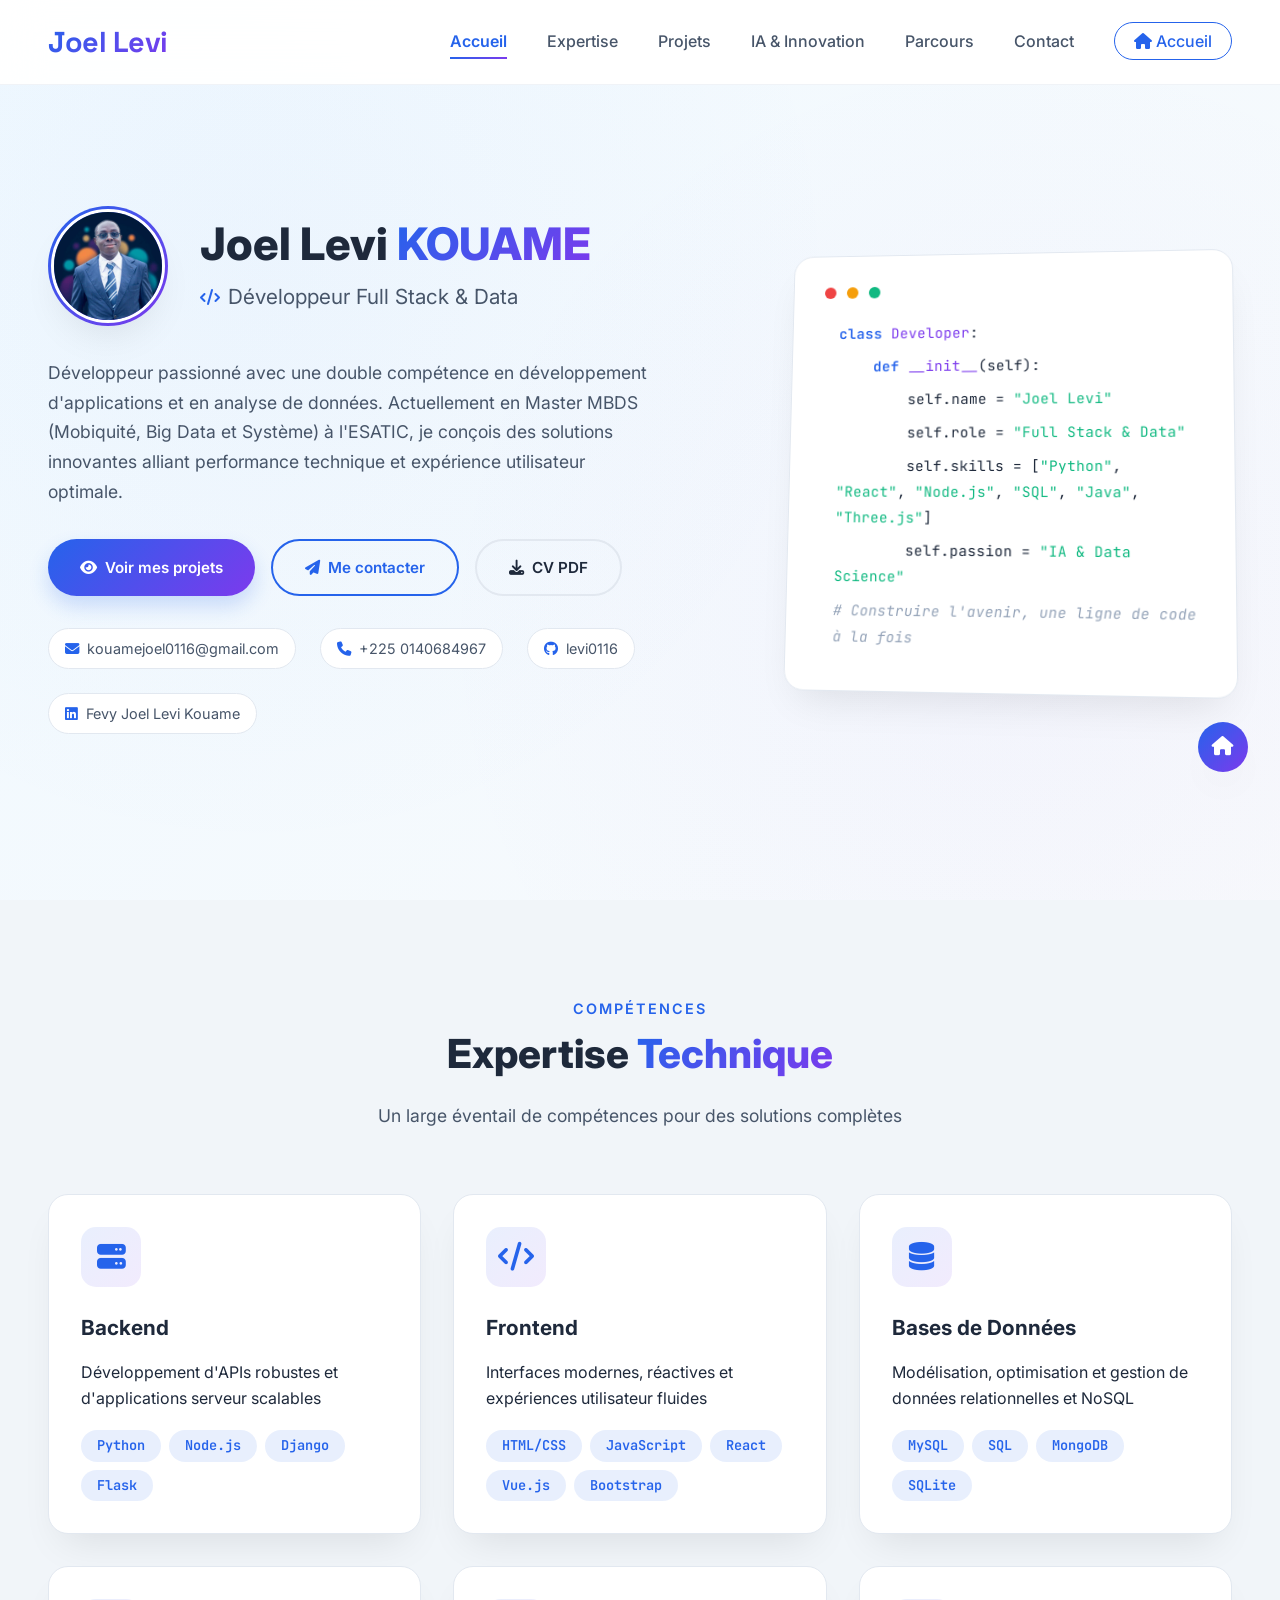
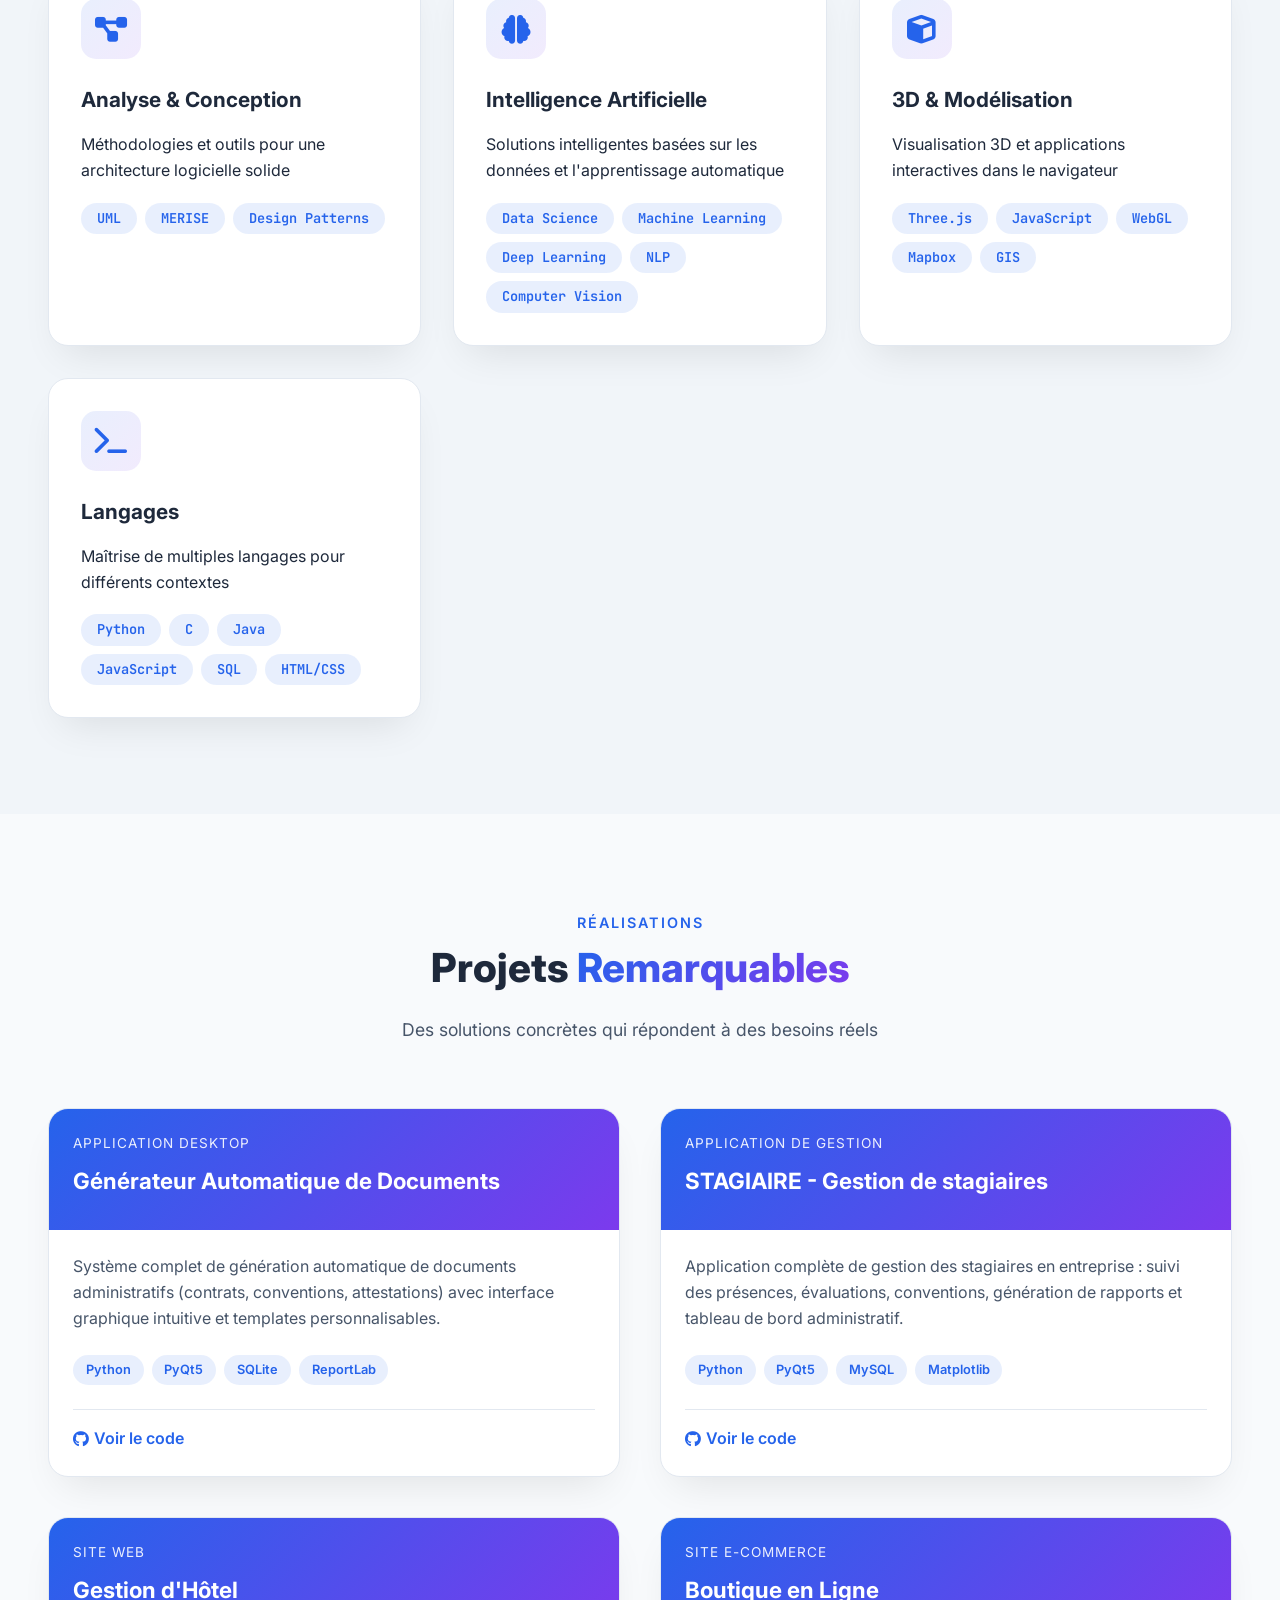
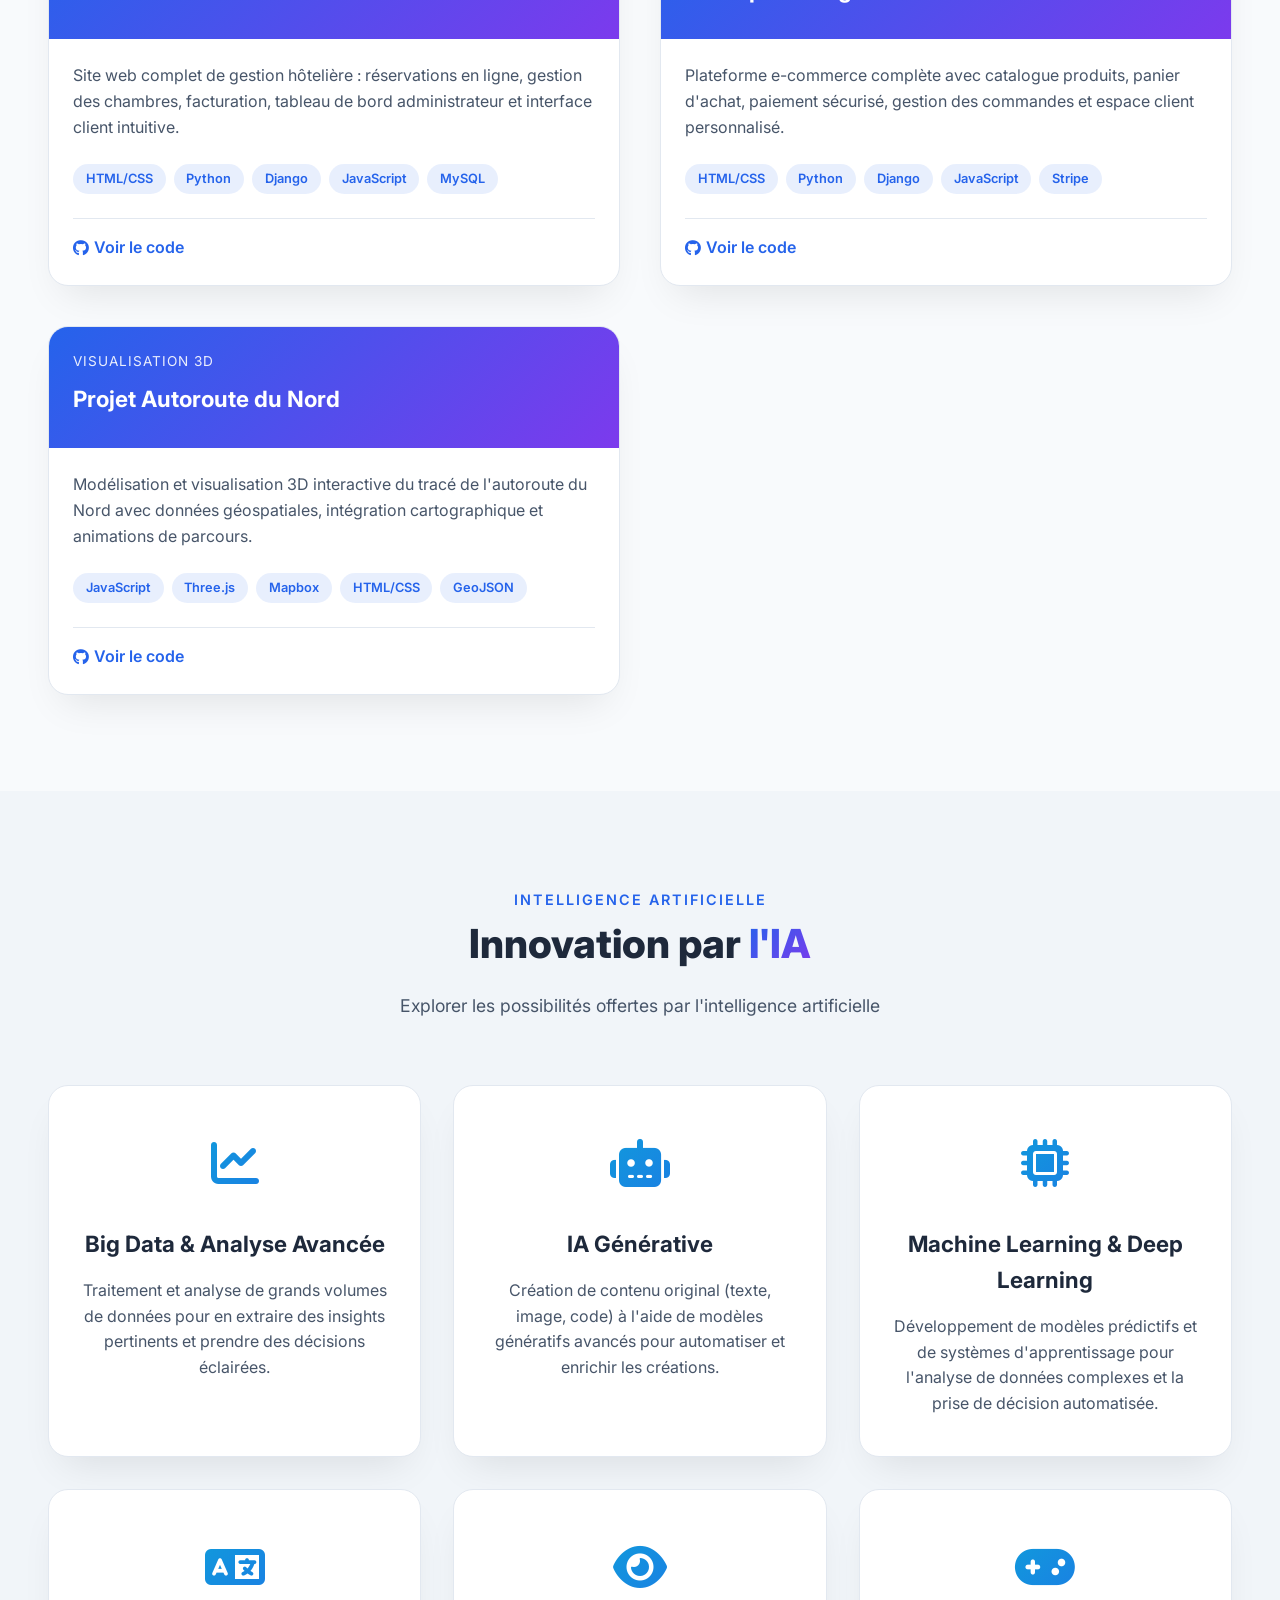
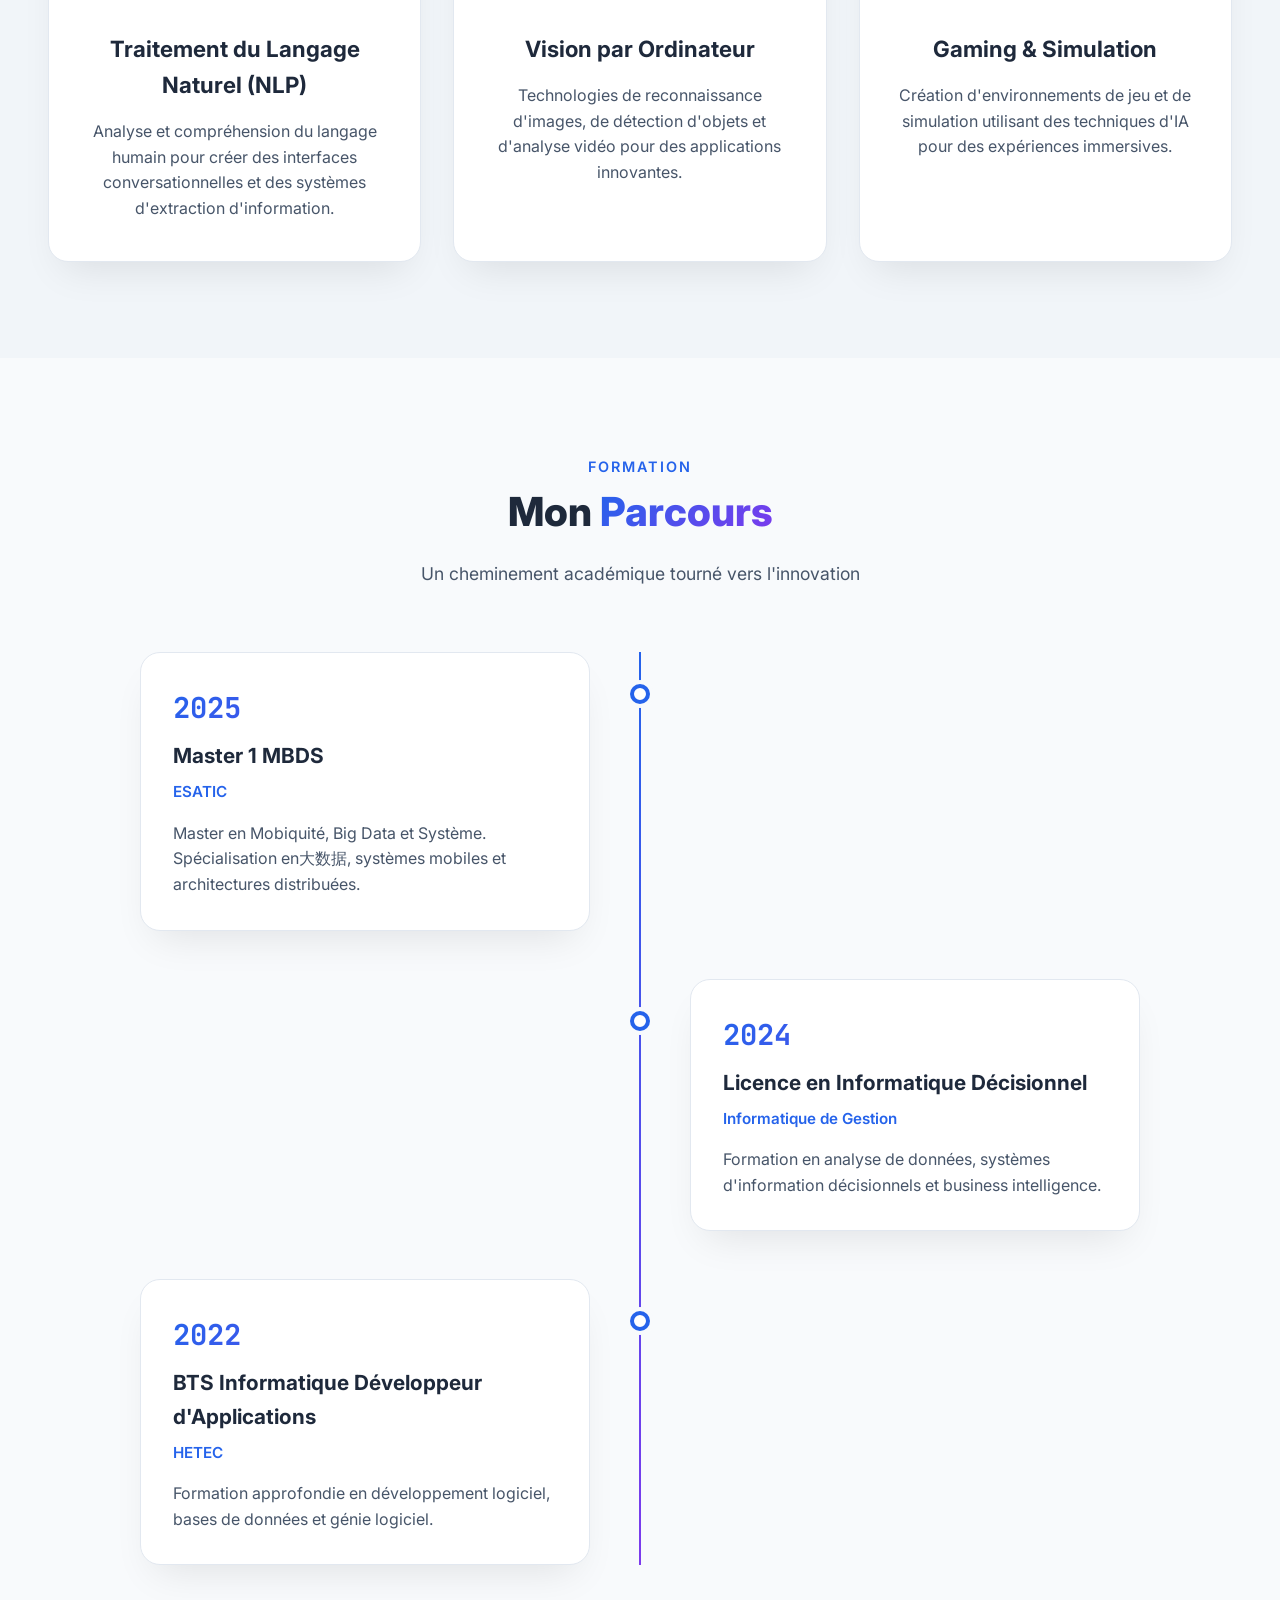
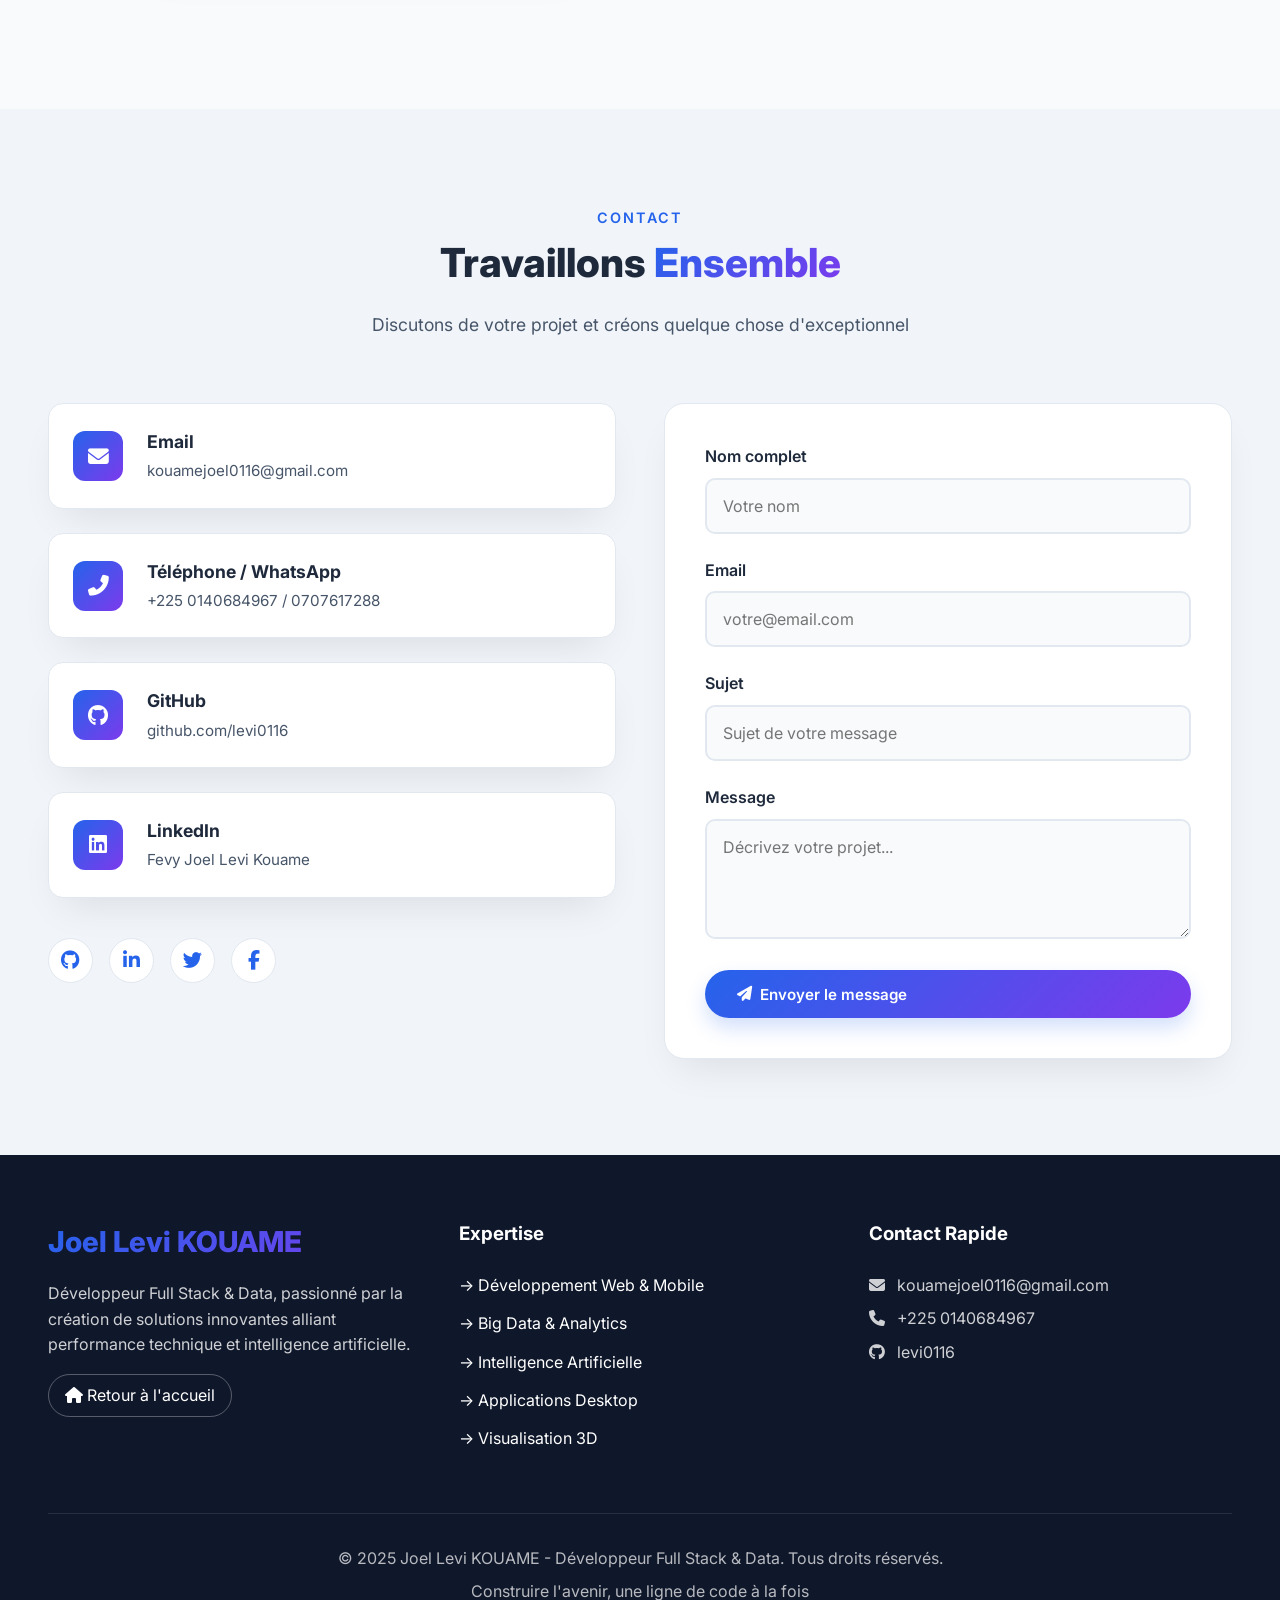
<file: portfolio_dev/portfolio-dev.html>
<!DOCTYPE html>
<html lang="fr">
<head>
    <meta charset="UTF-8">
    <meta name="viewport" content="width=device-width, initial-scale=1.0">
    <title>Joel Levi KOUAME - Développeur Full Stack & Data</title>
    
    <!-- Fonts -->
    <link rel="preconnect" href="https://fonts.googleapis.com">
    <link rel="preconnect" href="https://fonts.gstatic.com" crossorigin>
    <link href="https://fonts.googleapis.com/css2?family=Inter:wght@300;400;500;600;700;800&family=JetBrains+Mono:wght@300;400;500&family=Space+Grotesk:wght@300;400;500;600;700&display=swap" rel="stylesheet">
    
    <!-- Font Awesome -->
    <link rel="stylesheet" href="https://cdnjs.cloudflare.com/ajax/libs/font-awesome/6.4.0/css/all.min.css">
    
    <!-- Custom CSS -->
    <link rel="stylesheet" href="css/style.css">
    <link rel="stylesheet" href="css/components.css">
    <link rel="stylesheet" href="css/responsive.css">
    
    <!-- Script pour gérer le retour à l'accueil -->
    <script>
        // Forcer le rechargement de la page d'accueil lors du retour
        window.addEventListener('pageshow', function(event) {
            if (event.persisted) {
                window.location.reload();
            }
        });
    </script>
</head>
<body>
    <!-- Scroll Progress -->
    <div class="scroll-progress" id="scrollProgress"></div>
    
    <!-- Back to Top -->
    <button class="back-to-top" id="backToTop">
        <i class="fas fa-chevron-up"></i>
    </button>
    
    <!-- Bouton retour à l'accueil -->
    <button class="home-button" id="homeButton" onclick="window.location.href='../index.html'" style="position: fixed; bottom: 8rem; right: 2rem; width: 50px; height: 50px; border-radius: 50%; background: linear-gradient(135deg, var(--primary), var(--secondary)); display: flex; align-items: center; justify-content: center; z-index: 100; box-shadow: var(--shadow); border: none; color: white; font-size: 1.2rem; cursor: pointer; transition: all 0.3s ease;">
        <i class="fas fa-home"></i>
    </button>
    
    <style>
        .home-button:hover {
            transform: scale(1.1) rotate(360deg);
            box-shadow: 0 15px 30px rgba(37, 99, 235, 0.4);
        }
        
        @media (max-width: 768px) {
            .home-button {
                bottom: 7rem;
                right: 1rem;
                width: 45px;
                height: 45px;
                font-size: 1rem;
            }
        }
        
        @media (max-width: 480px) {
            .home-button {
                bottom: 6rem;
                right: 0.8rem;
                width: 40px;
                height: 40px;
                font-size: 0.9rem;
            }
        }
    </style>
    
    <!-- Navigation -->
    <nav id="navbar">
        <div class="nav-container">
            <a href="#" class="logo">Joel Levi</a>
            
            <div class="menu-toggle" id="menuToggle">
                <span></span>
                <span></span>
                <span></span>
            </div>
            
            <ul class="nav-links" id="navLinks">
                <li><a href="#home" class="active">Accueil</a></li>
                <li><a href="#expertise">Expertise</a></li>
                <li><a href="#projects">Projets</a></li>
                <li><a href="#innovation">IA & Innovation</a></li>
                <li><a href="#parcours">Parcours</a></li>
                <li><a href="#contact">Contact</a></li>
                <!-- Lien pour retourner à l'accueil -->
                <li><a href="../index.html" class="home-link" style="color: var(--primary); border: 1px solid var(--primary); border-radius: 50px; padding: 0.5rem 1.2rem;">
                    <i class="fas fa-home"></i> Accueil
                </a></li>
            </ul>
        </div>
    </nav>
    
    <!-- Hero Section -->
    <section class="hero" id="home">
        <div class="hero-particles"></div>
        
        <div class="hero-content">
            <div class="hero-text">
                <div class="profile-header">
                    <div class="profile-image">
                        <img src="images/profile/profil.jpg" alt="Joel Levi KOUAME" onerror="this.src='https://via.placeholder.com/200x200/2563eb/ffffff?text=JLK'">
                    </div>
                    <div class="profile-name">
                        <h1>Joel Levi <span class="gradient-text">KOUAME</span></h1>
                        <div class="profile-title">
                            <i class="fas fa-code"></i>
                            <span>Développeur Full Stack & Data</span>
                        </div>
                    </div>
                </div>
                
                <p class="hero-description">
                    Développeur passionné avec une double compétence en développement d'applications et en analyse de données. 
                    Actuellement en Master MBDS (Mobiquité, Big Data et Système) à l'ESATIC, je conçois des solutions innovantes 
                    alliant performance technique et expérience utilisateur optimale.
                </p>
                
                <div class="hero-buttons">
                    <a href="#projects" class="btn btn-primary">
                        <i class="fas fa-eye"></i>
                        Voir mes projets
                    </a>
                    <a href="#contact" class="btn btn-secondary">
                        <i class="fas fa-paper-plane"></i>
                        Me contacter
                    </a>
                    <a href="assets/CV_KOUAME_Levi_fr.pdf" class="btn btn-outline" download>
                        <i class="fas fa-download"></i>
                        CV PDF
                    </a>
                </div>
                
                <div class="contact-info-header">
                    <a href="mailto:kouamejoel0116@gmail.com" class="contact-chip">
                        <i class="fas fa-envelope"></i>
                        kouamejoel0116@gmail.com
                    </a>
                    <a href="tel:+2250140684967" class="contact-chip">
                        <i class="fas fa-phone"></i>
                        +225 0140684967
                    </a>
                    <a href="https://github.com/levi0116" target="_blank" class="contact-chip">
                        <i class="fab fa-github"></i>
                        levi0116
                    </a>
                    <a href="https://linkedin.com/in/fevy-joel-levi-kouame" target="_blank" class="contact-chip">
                        <i class="fab fa-linkedin"></i>
                        Fevy Joel Levi Kouame
                    </a>
                </div>
            </div>
            
            <div class="code-visual">
                <div class="code-header">
                    <div class="code-dot dot-red"></div>
                    <div class="code-dot dot-yellow"></div>
                    <div class="code-dot dot-green"></div>
                </div>
                <div class="code-content">
                    <div class="code-line" data-line="1">
                        <span class="code-keyword">class</span> <span class="code-function">Developer</span>:
                    </div>
                    <div class="code-line" data-line="2">
                        &nbsp;&nbsp;&nbsp;&nbsp;<span class="code-keyword">def</span> <span class="code-function">__init__</span>(self):
                    </div>
                    <div class="code-line" data-line="3">
                        &nbsp;&nbsp;&nbsp;&nbsp;&nbsp;&nbsp;&nbsp;&nbsp;self.name = <span class="code-string">"Joel Levi"</span>
                    </div>
                    <div class="code-line" data-line="4">
                        &nbsp;&nbsp;&nbsp;&nbsp;&nbsp;&nbsp;&nbsp;&nbsp;self.role = <span class="code-string">"Full Stack & Data"</span>
                    </div>
                    <div class="code-line" data-line="5">
                        &nbsp;&nbsp;&nbsp;&nbsp;&nbsp;&nbsp;&nbsp;&nbsp;self.skills = [<span class="code-string">"Python"</span>, <span class="code-string">"React"</span>, <span class="code-string">"Node.js"</span>, <span class="code-string">"SQL"</span>, <span class="code-string">"Java"</span>, <span class="code-string">"Three.js"</span>]
                    </div>
                    <div class="code-line" data-line="6">
                        &nbsp;&nbsp;&nbsp;&nbsp;&nbsp;&nbsp;&nbsp;&nbsp;self.passion = <span class="code-string">"IA & Data Science"</span>
                    </div>
                    <div class="code-line" data-line="7">
                        <span class="code-comment"># Construire l'avenir, une ligne de code à la fois</span>
                    </div>
                </div>
            </div>
        </div>
    </section>
    
    <!-- Expertise Technique -->
    <section class="expertise" id="expertise">
        <div class="container">
            <div class="section-title animate">
                <span class="section-subtitle">Compétences</span>
                <h2>Expertise <span class="gradient-text">Technique</span></h2>
                <p>Un large éventail de compétences pour des solutions complètes</p>
            </div>
            
            <div class="expertise-grid">
                <!-- Backend -->
                <div class="expertise-card animate">
                    <div class="expertise-icon">
                        <i class="fas fa-server"></i>
                    </div>
                    <h3 class="expertise-title">Backend</h3>
                    <p>Développement d'APIs robustes et d'applications serveur scalables</p>
                    <div class="expertise-tags">
                        <span class="expertise-tag">Python</span>
                        <span class="expertise-tag">Node.js</span>
                        <span class="expertise-tag">Django</span>
                        <span class="expertise-tag">Flask</span>
                    </div>
                </div>
                
                <!-- Frontend -->
                <div class="expertise-card animate">
                    <div class="expertise-icon">
                        <i class="fas fa-code"></i>
                    </div>
                    <h3 class="expertise-title">Frontend</h3>
                    <p>Interfaces modernes, réactives et expériences utilisateur fluides</p>
                    <div class="expertise-tags">
                        <span class="expertise-tag">HTML/CSS</span>
                        <span class="expertise-tag">JavaScript</span>
                        <span class="expertise-tag">React</span>
                        <span class="expertise-tag">Vue.js</span>
                        <span class="expertise-tag">Bootstrap</span>
                    </div>
                </div>
                
                <!-- Base de données -->
                <div class="expertise-card animate">
                    <div class="expertise-icon">
                        <i class="fas fa-database"></i>
                    </div>
                    <h3 class="expertise-title">Bases de Données</h3>
                    <p>Modélisation, optimisation et gestion de données relationnelles et NoSQL</p>
                    <div class="expertise-tags">
                        <span class="expertise-tag">MySQL</span>
                        <span class="expertise-tag">SQL</span>
                        <span class="expertise-tag">MongoDB</span>
                        <span class="expertise-tag">SQLite</span>
                    </div>
                </div>
                
                <!-- Analyse & Conception -->
                <div class="expertise-card animate">
                    <div class="expertise-icon">
                        <i class="fas fa-project-diagram"></i>
                    </div>
                    <h3 class="expertise-title">Analyse & Conception</h3>
                    <p>Méthodologies et outils pour une architecture logicielle solide</p>
                    <div class="expertise-tags">
                        <span class="expertise-tag">UML</span>
                        <span class="expertise-tag">MERISE</span>
                        <span class="expertise-tag">Design Patterns</span>
                    </div>
                </div>
                
                <!-- Intelligence Artificielle -->
                <div class="expertise-card animate">
                    <div class="expertise-icon">
                        <i class="fas fa-brain"></i>
                    </div>
                    <h3 class="expertise-title">Intelligence Artificielle</h3>
                    <p>Solutions intelligentes basées sur les données et l'apprentissage automatique</p>
                    <div class="expertise-tags">
                        <span class="expertise-tag">Data Science</span>
                        <span class="expertise-tag">Machine Learning</span>
                        <span class="expertise-tag">Deep Learning</span>
                        <span class="expertise-tag">NLP</span>
                        <span class="expertise-tag">Computer Vision</span>
                    </div>
                </div>
                
                <!-- 3D & Modélisation -->
                <div class="expertise-card animate">
                    <div class="expertise-icon">
                        <i class="fas fa-cube"></i>
                    </div>
                    <h3 class="expertise-title">3D & Modélisation</h3>
                    <p>Visualisation 3D et applications interactives dans le navigateur</p>
                    <div class="expertise-tags">
                        <span class="expertise-tag">Three.js</span>
                        <span class="expertise-tag">JavaScript</span>
                        <span class="expertise-tag">WebGL</span>
                        <span class="expertise-tag">Mapbox</span>
                        <span class="expertise-tag">GIS</span>
                    </div>
                </div>
                
                <!-- Langages de Programmation -->
                <div class="expertise-card animate">
                    <div class="expertise-icon">
                        <i class="fas fa-terminal"></i>
                    </div>
                    <h3 class="expertise-title">Langages</h3>
                    <p>Maîtrise de multiples langages pour différents contextes</p>
                    <div class="expertise-tags">
                        <span class="expertise-tag">Python</span>
                        <span class="expertise-tag">C</span>
                        <span class="expertise-tag">Java</span>
                        <span class="expertise-tag">JavaScript</span>
                        <span class="expertise-tag">SQL</span>
                        <span class="expertise-tag">HTML/CSS</span>
                    </div>
                </div>
            </div>
        </div>
    </section>
    
    <!-- Projets Remarquables -->
    <section class="projects" id="projects">
        <div class="container">
            <div class="section-title animate">
                <span class="section-subtitle">Réalisations</span>
                <h2>Projets <span class="gradient-text">Remarquables</span></h2>
                <p>Des solutions concrètes qui répondent à des besoins réels</p>
            </div>
            
            <div class="projects-grid">
                <!-- Projet 1 - Gestion Administrative -->
                <div class="project-card animate">
                    <div class="project-header">
                        <div class="project-category">Application Desktop</div>
                        <div class="project-title">Générateur Automatique de Documents</div>
                    </div>
                    <div class="project-body">
                        <p class="project-description">
                            Système complet de génération automatique de documents administratifs (contrats, conventions, attestations) avec interface graphique intuitive et templates personnalisables.
                        </p>
                        <div class="project-tech">
                            <span class="tech-badge">Python</span>
                            <span class="tech-badge">PyQt5</span>
                            <span class="tech-badge">SQLite</span>
                            <span class="tech-badge">ReportLab</span>
                        </div>
                        <div class="project-footer">
                            <a href="https://github.com/levi0116/gestion-documents-auto" target="_blank" class="project-link">
                                <i class="fab fa-github"></i>
                                Voir le code
                            </a>
                        </div>
                    </div>
                </div>
                
                <!-- Projet 2 - Gestion de Stagiaires -->
                <div class="project-card animate">
                    <div class="project-header">
                        <div class="project-category">Application de Gestion</div>
                        <div class="project-title">STAGIAIRE - Gestion de stagiaires</div>
                    </div>
                    <div class="project-body">
                        <p class="project-description">
                            Application complète de gestion des stagiaires en entreprise : suivi des présences, évaluations, conventions, génération de rapports et tableau de bord administratif.
                        </p>
                        <div class="project-tech">
                            <span class="tech-badge">Python</span>
                            <span class="tech-badge">PyQt5</span>
                            <span class="tech-badge">MySQL</span>
                            <span class="tech-badge">Matplotlib</span>
                        </div>
                        <div class="project-footer">
                            <a href="https://github.com/levi0116/stagiaire-app" target="_blank" class="project-link">
                                <i class="fab fa-github"></i>
                                Voir le code
                            </a>
                        </div>
                    </div>
                </div>
                
                <!-- Projet 3 - Gestion Hôtelière -->
                <div class="project-card animate">
                    <div class="project-header">
                        <div class="project-category">Site Web</div>
                        <div class="project-title">Gestion d'Hôtel</div>
                    </div>
                    <div class="project-body">
                        <p class="project-description">
                            Site web complet de gestion hôtelière : réservations en ligne, gestion des chambres, facturation, tableau de bord administrateur et interface client intuitive.
                        </p>
                        <div class="project-tech">
                            <span class="tech-badge">HTML/CSS</span>
                            <span class="tech-badge">Python</span>
                            <span class="tech-badge">Django</span>
                            <span class="tech-badge">JavaScript</span>
                            <span class="tech-badge">MySQL</span>
                        </div>
                        <div class="project-footer">
                            <a href="https://github.com/levi0116/gestion-hotel" target="_blank" class="project-link">
                                <i class="fab fa-github"></i>
                                Voir le code
                            </a>
                        </div>
                    </div>
                </div>
                
                <!-- Projet 4 - E-commerce -->
                <div class="project-card animate">
                    <div class="project-header">
                        <div class="project-category">Site E-commerce</div>
                        <div class="project-title">Boutique en Ligne</div>
                    </div>
                    <div class="project-body">
                        <p class="project-description">
                            Plateforme e-commerce complète avec catalogue produits, panier d'achat, paiement sécurisé, gestion des commandes et espace client personnalisé.
                        </p>
                        <div class="project-tech">
                            <span class="tech-badge">HTML/CSS</span>
                            <span class="tech-badge">Python</span>
                            <span class="tech-badge">Django</span>
                            <span class="tech-badge">JavaScript</span>
                            <span class="tech-badge">Stripe</span>
                        </div>
                        <div class="project-footer">
                            <a href="https://github.com/levi0116/ecommerce-site" target="_blank" class="project-link">
                                <i class="fab fa-github"></i>
                                Voir le code
                            </a>
                        </div>
                    </div>
                </div>
                
                <!-- Projet 5 - Projet Autoroute du Nord -->
                <div class="project-card animate">
                    <div class="project-header">
                        <div class="project-category">Visualisation 3D</div>
                        <div class="project-title">Projet Autoroute du Nord</div>
                    </div>
                    <div class="project-body">
                        <p class="project-description">
                            Modélisation et visualisation 3D interactive du tracé de l'autoroute du Nord avec données géospatiales, intégration cartographique et animations de parcours.
                        </p>
                        <div class="project-tech">
                            <span class="tech-badge">JavaScript</span>
                            <span class="tech-badge">Three.js</span>
                            <span class="tech-badge">Mapbox</span>
                            <span class="tech-badge">HTML/CSS</span>
                            <span class="tech-badge">GeoJSON</span>
                        </div>
                        <div class="project-footer">
                            <a href="https://github.com/levi0116/autoroute-3d" target="_blank" class="project-link">
                                <i class="fab fa-github"></i>
                                Voir le code
                            </a>
                        </div>
                    </div>
                </div>
            </div>
        </div>
    </section>
    
    <!-- Innovation par l'IA -->
    <section class="innovation" id="innovation">
        <div class="container">
            <div class="section-title animate">
                <span class="section-subtitle">Intelligence Artificielle</span>
                <h2>Innovation par <span class="gradient-text">l'IA</span></h2>
                <p>Explorer les possibilités offertes par l'intelligence artificielle</p>
            </div>
            
            <div class="innovation-grid">
                <div class="innovation-card animate">
                    <div class="innovation-icon">
                        <i class="fas fa-chart-line"></i>
                    </div>
                    <h3 class="innovation-title">Big Data & Analyse Avancée</h3>
                    <p class="innovation-description">
                        Traitement et analyse de grands volumes de données pour en extraire des insights pertinents et prendre des décisions éclairées.
                    </p>
                </div>
                
                <div class="innovation-card animate">
                    <div class="innovation-icon">
                        <i class="fas fa-robot"></i>
                    </div>
                    <h3 class="innovation-title">IA Générative</h3>
                    <p class="innovation-description">
                        Création de contenu original (texte, image, code) à l'aide de modèles génératifs avancés pour automatiser et enrichir les créations.
                    </p>
                </div>
                
                <div class="innovation-card animate">
                    <div class="innovation-icon">
                        <i class="fas fa-microchip"></i>
                    </div>
                    <h3 class="innovation-title">Machine Learning & Deep Learning</h3>
                    <p class="innovation-description">
                        Développement de modèles prédictifs et de systèmes d'apprentissage pour l'analyse de données complexes et la prise de décision automatisée.
                    </p>
                </div>
                
                <div class="innovation-card animate">
                    <div class="innovation-icon">
                        <i class="fas fa-language"></i>
                    </div>
                    <h3 class="innovation-title">Traitement du Langage Naturel (NLP)</h3>
                    <p class="innovation-description">
                        Analyse et compréhension du langage humain pour créer des interfaces conversationnelles et des systèmes d'extraction d'information.
                    </p>
                </div>
                
                <div class="innovation-card animate">
                    <div class="innovation-icon">
                        <i class="fas fa-eye"></i>
                    </div>
                    <h3 class="innovation-title">Vision par Ordinateur</h3>
                    <p class="innovation-description">
                        Technologies de reconnaissance d'images, de détection d'objets et d'analyse vidéo pour des applications innovantes.
                    </p>
                </div>
                
                <div class="innovation-card animate">
                    <div class="innovation-icon">
                        <i class="fas fa-gamepad"></i>
                    </div>
                    <h3 class="innovation-title">Gaming & Simulation</h3>
                    <p class="innovation-description">
                        Création d'environnements de jeu et de simulation utilisant des techniques d'IA pour des expériences immersives.
                    </p>
                </div>
            </div>
        </div>
    </section>
    
    <!-- Parcours -->
    <section class="parcours" id="parcours">
        <div class="container">
            <div class="section-title animate">
                <span class="section-subtitle">Formation</span>
                <h2>Mon <span class="gradient-text">Parcours</span></h2>
                <p>Un cheminement académique tourné vers l'innovation</p>
            </div>
            
            <div class="timeline">
                <div class="timeline-item animate">
                    <div class="timeline-content">
                        <div class="timeline-year">2025</div>
                        <div class="timeline-title">Master 1 MBDS</div>
                        <div class="timeline-subtitle">ESATIC</div>
                        <p class="timeline-description">
                            Master en Mobiquité, Big Data et Système. Spécialisation en大数据, systèmes mobiles et architectures distribuées.
                        </p>
                    </div>
                    <div class="timeline-dot"></div>
                </div>
                
                <div class="timeline-item animate">
                    <div class="timeline-content">
                        <div class="timeline-year">2024</div>
                        <div class="timeline-title">Licence en Informatique Décisionnel</div>
                        <div class="timeline-subtitle">Informatique de Gestion</div>
                        <p class="timeline-description">
                            Formation en analyse de données, systèmes d'information décisionnels et business intelligence.
                        </p>
                    </div>
                    <div class="timeline-dot"></div>
                </div>
                
                <div class="timeline-item animate">
                    <div class="timeline-content">
                        <div class="timeline-year">2022</div>
                        <div class="timeline-title">BTS Informatique Développeur d'Applications</div>
                        <div class="timeline-subtitle">HETEC</div>
                        <p class="timeline-description">
                            Formation approfondie en développement logiciel, bases de données et génie logiciel.
                        </p>
                    </div>
                    <div class="timeline-dot"></div>
                </div>
            </div>
        </div>
    </section>
    
    <!-- Contact -->
    <section class="contact" id="contact">
        <div class="container">
            <div class="section-title animate">
                <span class="section-subtitle">Contact</span>
                <h2>Travaillons <span class="gradient-text">Ensemble</span></h2>
                <p>Discutons de votre projet et créons quelque chose d'exceptionnel</p>
            </div>
            
            <div class="contact-grid">
                <div class="contact-info animate">
                    <div class="contact-item">
                        <div class="contact-icon">
                            <i class="fas fa-envelope"></i>
                        </div>
                        <div class="contact-text">
                            <h3>Email</h3>
                            <p><a href="mailto:kouamejoel0116@gmail.com">kouamejoel0116@gmail.com</a></p>
                        </div>
                    </div>
                    
                    <div class="contact-item">
                        <div class="contact-icon">
                            <i class="fas fa-phone-alt"></i>
                        </div>
                        <div class="contact-text">
                            <h3>Téléphone / WhatsApp</h3>
                            <p>
                                <a href="https://wa.me/2250140684967">+225 0140684967</a> / 
                                <a href="https://wa.me/2250140684967">0707617288</a>
                            </p>
                        </div>
                    </div>
                    
                    <div class="contact-item">
                        <div class="contact-icon">
                            <i class="fab fa-github"></i>
                        </div>
                        <div class="contact-text">
                            <h3>GitHub</h3>
                            <p><a href="https://github.com/levi0116" target="_blank">github.com/levi0116</a></p>
                        </div>
                    </div>
                    
                    <div class="contact-item">
                        <div class="contact-icon">
                            <i class="fab fa-linkedin"></i>
                        </div>
                        <div class="contact-text">
                            <h3>LinkedIn</h3>
                            <p><a href="https://www.linkedin.com/in/fevy-joel-levi-kouame-34b496250?utm_source=share&utm_campaign=share_via&utm_content=profile&utm_medium=android_app" target="_blank">Fevy Joel Levi Kouame</a></p>
                        </div>
                    </div>
                    
                    <div class="social-links">
                        <a href="https://github.com/levi0116" target="_blank" class="social-link"><i class="fab fa-github"></i></a>
                        <a href="https://www.linkedin.com/in/fevy-joel-levi-kouame-34b496250?utm_source=share&utm_campaign=share_via&utm_content=profile&utm_medium=android_app" target="_blank" class="social-link"><i class="fab fa-linkedin-in"></i></a>
                        <a href="#" target="_blank" class="social-link"><i class="fab fa-twitter"></i></a>
                        <a href="https://www.facebook.com/share/1GpmksQmVg/" target="_blank" class="social-link" title="Facebook"><i class="fab fa-facebook-f"></i></a>
                    </div>
                </div>
                
                <form class="contact-form animate" id="contactForm">
                    <div class="form-group">
                        <label for="name">Nom complet</label>
                        <input type="text" id="name" class="form-control" placeholder="Votre nom" required>
                    </div>
                    
                    <div class="form-group">
                        <label for="email">Email</label>
                        <input type="email" id="email" class="form-control" placeholder="votre@email.com" required>
                    </div>
                    
                    <div class="form-group">
                        <label for="subject">Sujet</label>
                        <input type="text" id="subject" class="form-control" placeholder="Sujet de votre message" required>
                    </div>
                    
                    <div class="form-group">
                        <label for="message">Message</label>
                        <textarea id="message" class="form-control" placeholder="Décrivez votre projet..." required></textarea>
                    </div>
                    
                    <button type="submit" class="btn btn-primary" style="width: 100%;">
                        <i class="fas fa-paper-plane"></i>
                        Envoyer le message
                    </button>
                </form>
            </div>
        </div>
    </section>
    
    <!-- Footer -->
    <footer>
        <div class="footer-content">
            <div class="footer-grid">
                <div>
                    <div class="footer-logo">Joel Levi KOUAME</div>
                    <p style="color: rgba(255, 255, 255, 0.8); line-height: 1.6;">
                        Développeur Full Stack & Data, passionné par la création de solutions innovantes alliant performance technique et intelligence artificielle.
                    </p>
                    <div style="margin-top: 1rem;">
                        <a href="../index.html" style="color: white; text-decoration: none; border: 1px solid rgba(255,255,255,0.3); padding: 0.5rem 1rem; border-radius: 50px; display: inline-block;">
                            <i class="fas fa-home"></i> Retour à l'accueil
                        </a>
                    </div>
                </div>
                
                <div>
                    <h3 style="color: white; margin-bottom: 1.5rem;">Expertise</h3>
                    <ul style="list-style: none;">
                        <li style="margin-bottom: 0.8rem;">→ Développement Web & Mobile</li>
                        <li style="margin-bottom: 0.8rem;">→ Big Data & Analytics</li>
                        <li style="margin-bottom: 0.8rem;">→ Intelligence Artificielle</li>
                        <li style="margin-bottom: 0.8rem;">→ Applications Desktop</li>
                        <li style="margin-bottom: 0.8rem;">→ Visualisation 3D</li>
                    </ul>
                </div>
                
                <div>
                    <h3 style="color: white; margin-bottom: 1.5rem;">Contact Rapide</h3>
                    <p style="color: rgba(255, 255, 255, 0.8); margin-bottom: 0.5rem;">
                        <i class="fas fa-envelope" style="margin-right: 0.5rem;"></i> kouamejoel0116@gmail.com
                    </p>
                    <p style="color: rgba(255, 255, 255, 0.8); margin-bottom: 0.5rem;">
                        <i class="fas fa-phone" style="margin-right: 0.5rem;"></i> +225 0140684967
                    </p>
                    <p style="color: rgba(255, 255, 255, 0.8);">
                        <i class="fab fa-github" style="margin-right: 0.5rem;"></i> levi0116
                    </p>
                </div>
            </div>
            
            <div class="footer-bottom">
                <p>© 2025 Joel Levi KOUAME - Développeur Full Stack & Data. Tous droits réservés.</p>
                <p style="margin-top: 0.5rem;">Construire l'avenir, une ligne de code à la fois</p>
            </div>
        </div>
    </footer>
    
    <!-- Scripts -->
    <script src="js/main.js"></script>
    <script src="js/animations.js"></script>
    <script src="js/contact.js"></script>
    
    <!-- Script pour gérer le retour à l'accueil -->
    <script>
        document.addEventListener('DOMContentLoaded', function() {
            // Gestion du bouton home flottant
            const homeButton = document.getElementById('homeButton');
            if (homeButton) {
                homeButton.addEventListener('click', function() {
                    document.body.style.transition = 'opacity 0.3s ease';
                    document.body.style.opacity = '0';
                    
                    setTimeout(() => {
                        window.location.href = '../index.html';
                    }, 300);
                });
            }
            
            // Gestion des liens de retour à l'accueil
            const homeLinks = document.querySelectorAll('a[href="../index.html"], .home-link');
            homeLinks.forEach(link => {
                link.addEventListener('click', function(e) {
                    e.preventDefault();
                    const href = this.getAttribute('href');
                    
                    document.body.style.transition = 'opacity 0.3s ease';
                    document.body.style.opacity = '0';
                    
                    setTimeout(() => {
                        window.location.href = href;
                    }, 300);
                });
            });
            
            // Animation d'entrée
            document.body.style.opacity = '0';
            setTimeout(() => {
                document.body.style.transition = 'opacity 0.5s ease';
                document.body.style.opacity = '1';
            }, 100);
        });
    </script>
</body>
</html>
</file>
<file: portfolio_designer/css/style.css>
/* Styles pour la transition */
@import url('https://fonts.googleapis.com/css2?family=Cormorant+Garamond:wght@400;500;600;700&family=Marcellus&display=swap');

.transition-screen {
    position: fixed;
    top: 0;
    left: 0;
    width: 100%;
    height: 100%;
    background: linear-gradient(135deg, #0a0a0a 0%, #1a1a1a 100%);
    z-index: 9999;
    display: flex;
    align-items: center;
    justify-content: center;
    opacity: 0;
    animation: fadeIn 0.8s ease forwards;
}

.transition-content {
    width: 90%;
    max-width: 800px;
    text-align: center;
    padding: 2rem;
}

.transition-title {
    font-family: 'Marcellus', serif;
    font-size: 3rem;
    color: #fff;
    margin-bottom: 2rem;
    opacity: 0;
    animation: slideDown 1s ease forwards 0.3s;
}

.transition-text {
    font-family: 'Cormorant Garamont', serif;
    font-size: 1.3rem;
    color: #ccc;
    line-height: 1.8;
    margin-bottom: 3rem;
    opacity: 0;
    animation: fadeIn 1s ease forwards 0.8s;
    text-align: justify;
    text-align-last: center;
}

.countdown {
    margin: 2rem 0;
    opacity: 0;
    animation: fadeIn 1s ease forwards 1.5s;
}

.countdown-number {
    font-family: 'Cormorant Garamond', serif;
    font-size: 4rem;
    font-weight: 600;
    color: #fff;
    margin-bottom: 0.5rem;
}

.countdown-label {
    font-family: 'Cormorant Garamond', serif;
    font-size: 1.1rem;
    color: #999;
    text-transform: uppercase;
    letter-spacing: 1px;
}

.skip-btn {
    background: transparent;
    border: 1px solid rgba(255, 255, 255, 0.3);
    color: #fff;
    padding: 0.8rem 2rem;
    border-radius: 25px;
    font-family: 'Cormorant Garamond', serif;
    font-size: 1.1rem;
    cursor: pointer;
    margin-top: 2rem;
    opacity: 0;
    animation: fadeIn 1s ease forwards 2s;
    transition: all 0.3s ease;
}

.skip-btn:hover {
    background: rgba(255, 255, 255, 0.1);
    transform: translateY(-2px);
}

/* Animations */
@keyframes fadeIn {
    to { opacity: 1; }
}

@keyframes slideDown {
    from {
        opacity: 0;
        transform: translateY(-20px);
    }
    to {
        opacity: 1;
        transform: translateY(0);
    }
}

/* Disparition */
.transition-screen.fade-out {
    animation: fadeOutScreen 1s ease forwards;
}

@keyframes fadeOutScreen {
    0% { opacity: 1; }
    100% { opacity: 0; visibility: hidden; }
}

/* Empêcher le défilement pendant la transition */
body.transition-active {
    overflow: hidden;
}

/* Responsive */
@media (max-width: 768px) {
    .transition-title {
        font-size: 2.5rem;
    }
    
    .transition-text {
        font-size: 1.2rem;
        line-height: 1.7;
    }
    
    .countdown-number {
        font-size: 3.5rem;
    }
}



/* ========== VARIABLES & RESET ========== */
:root {
    --primary: #FF6B8B;
    --primary-dark: #FF4757;
    --primary-light: #FFA8B6;
    --secondary: #2ED573;
    --accent: #3742FA;
    --bg-light: #ffffff;
    --bg-dark: #1a1a2e;
    --text-dark: #2C3A47;
    --text-light: #636e72;
    --text-lighter: #b2bec3;
    --card-bg-light: #ffffff;
    --card-bg-dark: #16213e;
    --shadow: 0 10px 30px rgba(0, 0, 0, 0.08);
    --transition: all 0.3s cubic-bezier(0.4, 0, 0.2, 1);
}

[data-theme="dark"] {
    --bg-light: #0f172a;
    --bg-dark: #1e293b;
    --text-dark: #f1f5f9;
    --text-light: #cbd5e1;
    --text-lighter: #94a3b8;
    --card-bg-light: #1e293b;
    --card-bg-dark: #0f172a;
    --shadow: 0 10px 30px rgba(0, 0, 0, 0.3);
}

* {
    margin: 0;
    padding: 0;
    box-sizing: border-box;
}

html {
    scroll-behavior: smooth;
    scroll-padding-top: 80px;
}

body {
    font-family: -apple-system, BlinkMacSystemFont, 'Segoe UI', Roboto, Oxygen, Ubuntu, sans-serif;
    background: var(--bg-light);
    color: var(--text-dark);
    transition: var(--transition);
    line-height: 1.6;
    overflow-x: hidden;
    cursor: none;
}

/* ========== CUSTOM CURSOR ========== */
.cursor {
    width: 40px;
    height: 40px;
    border: 2px solid var(--primary);
    border-radius: 50%;
    position: fixed;
    pointer-events: none;
    z-index: 9999;
    transition: all 0.2s ease;
    transform: translate(-50%, -50%);
    mix-blend-mode: difference;
}

.cursor-dot {
    width: 8px;
    height: 8px;
    background: var(--primary);
    border-radius: 50%;
    position: fixed;
    pointer-events: none;
    z-index: 9999;
    transition: all 0.1s ease;
    transform: translate(-50%, -50%);
}

.cursor-grow {
    transform: translate(-50%, -50%) scale(1.5);
    background: rgba(255, 107, 139, 0.1);
}

/* ========== SCROLL PROGRESS ========== */
.scroll-progress {
    position: fixed;
    top: 0;
    left: 0;
    width: 0%;
    height: 3px;
    background: linear-gradient(90deg, var(--primary), var(--secondary));
    z-index: 1001;
    transition: width 0.1s ease;
}

/* ========== BACK TO TOP ========== */
.back-to-top {
    position: fixed;
    bottom: 5rem;
    right: 2rem;
    width: 50px;
    height: 50px;
    border-radius: 50%;
    background: linear-gradient(135deg, var(--primary), var(--secondary));
    display: flex;
    align-items: center;
    justify-content: center;
    cursor: none;
    z-index: 100;
    box-shadow: var(--shadow);
    transition: var(--transition);
    opacity: 0;
    visibility: hidden;
    border: none;
    color: white;
    font-size: 1.2rem;
}

.back-to-top.visible {
    opacity: 1;
    visibility: visible;
}

.back-to-top:hover {
    transform: translateY(-5px);
}

/* ========== THEME TOGGLE ========== */
.theme-toggle {
    position: fixed;
    bottom: 2rem;
    right: 2rem;
    width: 50px;
    height: 50px;
    border-radius: 50%;
    background: linear-gradient(135deg, var(--primary), var(--secondary));
    display: flex;
    align-items: center;
    justify-content: center;
    cursor: none;
    z-index: 100;
    box-shadow: var(--shadow);
    transition: var(--transition);
    border: none;
    color: white;
    font-size: 1.2rem;
}

.theme-toggle:hover {
    transform: scale(1.1) rotate(30deg);
}

/* ========== NAVIGATION ========== */
nav {
    position: fixed;
    top: 0;
    left: 0;
    right: 0;
    background: rgba(var(--card-bg-light), 0.95);
    backdrop-filter: blur(20px);
    z-index: 1000;
    padding: 1.5rem 0;
    transition: var(--transition);
    border-bottom: 1px solid rgba(var(--text-light), 0.1);
}

nav.scrolled {
    padding: 1rem 0;
    box-shadow: var(--shadow);
}

.nav-container {
    max-width: 1400px;
    margin: 0 auto;
    padding: 0 2rem;
    display: flex;
    justify-content: space-between;
    align-items: center;
}

.logo {
    font-size: 1.8rem;
    font-weight: 800;
    background: linear-gradient(135deg, var(--primary), var(--secondary));
    -webkit-background-clip: text;
    -webkit-text-fill-color: transparent;
    background-clip: text;
    text-decoration: none;
    position: relative;
}

.nav-links {
    display: flex;
    gap: 2rem;
    list-style: none;
}

.nav-links a {
    text-decoration: none;
    color: var(--text-dark);
    font-weight: 500;
    position: relative;
    transition: var(--transition);
    padding: 0.5rem 1rem;
    border-radius: 20px;
    cursor: none;
}

.nav-links a:hover,
.nav-links a.active {
    color: var(--primary);
    background: rgba(var(--primary), 0.1);
}

.nav-links a::after {
    content: '';
    position: absolute;
    bottom: 0;
    left: 50%;
    transform: translateX(-50%);
    width: 0;
    height: 2px;
    background: linear-gradient(135deg, var(--primary), var(--secondary));
    transition: var(--transition);
}

.nav-links a.active::after {
    width: 30px;
}

.menu-toggle {
    display: none;
    flex-direction: column;
    gap: 6px;
    cursor: none;
    z-index: 1001;
}

.menu-toggle span {
    width: 30px;
    height: 3px;
    background: var(--primary);
    transition: var(--transition);
    border-radius: 3px;
}

/* ========== HERO SECTION ========== */
.hero {
    min-height: 100vh;
    display: flex;
    align-items: center;
    padding: 120px 0 60px;
    position: relative;
    overflow: hidden;
}

.hero-bg {
    position: absolute;
    top: 0;
    left: 0;
    right: 0;
    bottom: 0;
    background: linear-gradient(135deg, rgba(255, 107, 139, 0.1) 0%, rgba(46, 213, 115, 0.1) 100%);
    z-index: -1;
}

.hero-content {
    max-width: 1400px;
    margin: 0 auto;
    padding: 0 2rem;
    display: grid;
    grid-template-columns: 1fr 1fr;
    gap: 4rem;
    align-items: center;
}

.hero-text h1 {
    font-size: clamp(2.5rem, 5vw, 4rem);
    font-weight: 900;
    line-height: 1.1;
    margin-bottom: 1rem;
    background: linear-gradient(135deg, var(--primary), var(--secondary));
    -webkit-background-clip: text;
    -webkit-text-fill-color: transparent;
    background-clip: text;
}

.hero-text h2 {
    font-size: 1.5rem;
    color: var(--text-light);
    margin-bottom: 2rem;
    font-weight: 400;
}

.hero-buttons {
    display: flex;
    gap: 1rem;
    flex-wrap: wrap;
    margin-top: 2rem;
}

.btn {
    padding: 0.8rem 1.8rem;
    border-radius: 50px;
    text-decoration: none;
    font-weight: 600;
    transition: var(--transition);
    display: inline-flex;
    align-items: center;
    gap: 0.5rem;
    cursor: none;
    border: 2px solid transparent;
    font-size: 0.95rem;
}

.btn-primary {
    background: linear-gradient(135deg, var(--primary), var(--secondary));
    color: white;
    box-shadow: 0 10px 30px rgba(255, 107, 139, 0.3);
}

.btn-primary:hover {
    transform: translateY(-3px);
    box-shadow: 0 15px 40px rgba(255, 107, 139, 0.4);
}

.btn-secondary {
    background: transparent;
    color: var(--primary);
    border-color: var(--primary);
}

.btn-secondary:hover {
    background: var(--primary);
    color: white;
    transform: translateY(-3px);
}

.btn-cv {
    background: linear-gradient(135deg, var(--accent), #6c5ce7);
    color: white;
    box-shadow: 0 10px 30px rgba(55, 66, 250, 0.3);
}

.btn-cv:hover {
    transform: translateY(-3px);
    box-shadow: 0 15px 40px rgba(55, 66, 250, 0.4);
}

.hero-stats {
    display: grid;
    grid-template-columns: repeat(3, 1fr);
    gap: 1.5rem;
    margin-top: 3rem;
}

.stat-item {
    text-align: center;
}

.stat-number {
    font-size: 2rem;
    font-weight: 900;
    background: linear-gradient(135deg, var(--primary), var(--secondary));
    -webkit-background-clip: text;
    -webkit-text-fill-color: transparent;
    background-clip: text;
    display: block;
}

.stat-label {
    color: var(--text-light);
    font-size: 0.9rem;
}

.hero-image {
    position: relative;
    text-align: center;
}

.hero-image img {
    width: 70%;
    height: 400px;
    object-fit: cover;
    border-radius: 20px;
    box-shadow: var(--shadow);
}

.floating-element {
    position: absolute;
    animation: float 6s ease-in-out infinite;
}

@keyframes float {
    0%, 100% { transform: translateY(0px); }
    50% { transform: translateY(-20px); }
}

/* ========== ABOUT SECTION ========== */
.about {
    padding: 8rem 0;
}

.container {
    max-width: 1400px;
    margin: 0 auto;
    padding: 0 2rem;
}

.section-title {
    text-align: center;
    margin-bottom: 5rem;
}

.section-title h2 {
    font-size: clamp(2rem, 4vw, 3rem);
    font-weight: 800;
    background: linear-gradient(135deg, var(--primary), var(--secondary));
    -webkit-background-clip: text;
    -webkit-text-fill-color: transparent;
    background-clip: text;
    margin-bottom: 1rem;
}

.about-content {
    display: grid;
    grid-template-columns: 1fr 1fr;
    gap: 4rem;
    align-items: center;
}

.about-text {
    font-size: 1.1rem;
    line-height: 1.8;
    color: var(--text-light);
}

.skills-grid {
    display: grid;
    grid-template-columns: repeat(2, 1fr);
    gap: 1.5rem;
}

.skill-item {
    background: var(--card-bg-light);
    padding: 1.5rem;
    border-radius: 15px;
    box-shadow: var(--shadow);
    transition: var(--transition);
    cursor: none;
}

.skill-item:hover {
    transform: translateY(-5px);
}

.skill-header {
    display: flex;
    align-items: center;
    justify-content: space-between;
    margin-bottom: 0.5rem;
}

.skill-name {
    font-weight: 600;
    color: var(--text-dark);
}

.skill-percentage {
    color: var(--primary);
    font-weight: 700;
}

.skill-bar {
    height: 8px;
    background: rgba(var(--text-light), 0.2);
    border-radius: 4px;
    overflow: hidden;
}

.skill-progress {
    height: 100%;
    background: linear-gradient(90deg, var(--primary), var(--secondary));
    border-radius: 4px;
    width: 0;
    transition: width 1.5s ease-in-out;
}

/* ========== TOOLS & DEVELOPMENT SECTION ========== */
.tools-section {
    padding: 6rem 0;
    background: var(--bg-dark);
    border-radius: 30px;
    margin: 4rem auto;
    max-width: 1400px;
}

.tools-tabs {
    display: flex;
    justify-content: center;
    gap: 1rem;
    margin-bottom: 3rem;
}

.tab-btn {
    padding: 0.8rem 2rem;
    border-radius: 50px;
    background: transparent;
    border: 2px solid rgba(255, 255, 255, 0.3);
    color: white;
    cursor: none;
    transition: var(--transition);
    font-weight: 600;
    font-size: 1rem;
}

.tab-btn:hover,
.tab-btn.active {
    background: linear-gradient(135deg, var(--primary), var(--secondary));
    border-color: transparent;
    transform: translateY(-3px);
}

.tools-grid {
    display: grid;
    grid-template-columns: repeat(auto-fill, minmax(200px, 1fr));
    gap: 2rem;
}

.tool-item {
    background: rgba(255, 255, 255, 0.05);
    border-radius: 15px;
    padding: 2rem;
    display: flex;
    flex-direction: column;
    align-items: center;
    justify-content: center;
    transition: var(--transition);
    cursor: none;
    border: 1px solid rgba(255, 255, 255, 0.1);
}

.tool-item:hover {
    transform: translateY(-10px);
    background: rgba(255, 255, 255, 0.1);
    border-color: var(--primary);
}

.tool-logo {
    font-size: 3rem;
    margin-bottom: 1rem;
    width: 80px;
    height: 80px;
    display: flex;
    align-items: center;
    justify-content: center;
    border-radius: 20px;
    background: rgba(255, 255, 255, 0.1);
    color: white;
}

.tool-name {
    color: white;
    font-size: 1.1rem;
    font-weight: 600;
    text-align: center;
}

.tool-category {
    color: rgba(255, 255, 255, 0.7);
    font-size: 0.9rem;
    text-align: center;
}

/* ========== PROJECTS SECTION ========== */
.projects {
    padding: 8rem 0;
}

.projects-filter {
    display: flex;
    justify-content: center;
    gap: 1rem;
    margin-bottom: 3rem;
    flex-wrap: wrap;
}

.filter-btn {
    padding: 0.5rem 1.5rem;
    border-radius: 50px;
    background: transparent;
    border: 2px solid rgba(var(--primary), 0.3);
    color: var(--text-dark);
    cursor: none;
    transition: var(--transition);
    font-weight: 500;
}

.filter-btn:hover,
.filter-btn.active {
    background: var(--primary);
    color: white;
    border-color: var(--primary);
}

.projects-grid {
    display: grid;
    grid-template-columns: repeat(auto-fill, minmax(350px, 1fr));
    gap: 2rem;
}

.project-card {
    background: var(--card-bg-light);
    border-radius: 20px;
    overflow: hidden;
    box-shadow: var(--shadow);
    transition: var(--transition);
    cursor: none;
}

.project-card:hover {
    transform: translateY(-10px);
    box-shadow: 0 20px 60px rgba(255, 107, 139, 0.2);
}

.project-image {
    height: 250px;
    overflow: hidden;
    position: relative;
    background: var(--bg-dark);
}

.project-info {
    padding: 1.5rem;
}

.project-category {
    color: var(--primary);
    font-size: 0.9rem;
    font-weight: 600;
    text-transform: uppercase;
    letter-spacing: 1px;
    margin-bottom: 0.5rem;
}

.project-title {
    font-size: 1.3rem;
    font-weight: 700;
    color: var(--text-dark);
    margin-bottom: 0.8rem;
}

.project-description {
    color: var(--text-light);
    font-size: 0.95rem;
    margin-bottom: 1.5rem;
    line-height: 1.6;
}

.project-tags {
    display: flex;
    flex-wrap: wrap;
    gap: 0.5rem;
}

.tag {
    background: rgba(var(--primary), 0.1);
    color: var(--primary);
    padding: 0.3rem 0.8rem;
    border-radius: 15px;
    font-size: 0.8rem;
    font-weight: 600;
}

/* ========== CONTACT SECTION ========== */
.contact {
    padding: 8rem 0;
}

.contact-content {
    display: grid;
    grid-template-columns: 1fr 1fr;
    gap: 4rem;
    align-items: start;
}

.contact-info {
    display: flex;
    flex-direction: column;
    gap: 1.5rem;
}

.contact-item {
    display: flex;
    align-items: center;
    gap: 1rem;
    padding: 1.5rem;
    background: var(--card-bg-light);
    border-radius: 15px;
    box-shadow: var(--shadow);
    transition: var(--transition);
    cursor: none;
}

.contact-item:hover {
    transform: translateX(10px);
}

.contact-icon {
    width: 50px;
    height: 50px;
    background: linear-gradient(135deg, var(--primary), var(--secondary));
    border-radius: 10px;
    display: flex;
    align-items: center;
    justify-content: center;
    font-size: 1.2rem;
    color: white;
}

.social-links {
    display: flex;
    gap: 1rem;
    margin-top: 2rem;
}

.social-link {
    width: 45px;
    height: 45px;
    border-radius: 50%;
    background: var(--card-bg-light);
    display: flex;
    align-items: center;
    justify-content: center;
    color: var(--text-dark);
    text-decoration: none;
    font-size: 1.1rem;
    transition: var(--transition);
    box-shadow: var(--shadow);
    cursor: none;
}

.social-link:hover {
    transform: translateY(-5px);
    background: linear-gradient(135deg, var(--primary), var(--secondary));
    color: white;
}

.contact-form {
    background: var(--card-bg-light);
    padding: 2rem;
    border-radius: 20px;
    box-shadow: var(--shadow);
}

.form-group {
    margin-bottom: 1.5rem;
}

.form-group label {
    display: block;
    margin-bottom: 0.5rem;
    font-weight: 600;
    color: var(--text-dark);
}

.form-control {
    width: 100%;
    padding: 1rem;
    border: 2px solid rgba(var(--text-light), 0.2);
    border-radius: 10px;
    background: var(--bg-light);
    color: var(--text-dark);
    font-family: inherit;
    font-size: 1rem;
    transition: var(--transition);
    cursor: none;
}

.form-control:focus {
    outline: none;
    border-color: var(--primary);
    box-shadow: 0 0 0 3px rgba(var(--primary), 0.1);
}

/* ========== FOOTER ========== */
footer {
    background: var(--bg-dark);
    color: white;
    padding: 4rem 0 2rem;
}

.footer-content {
    max-width: 1400px;
    margin: 0 auto;
    padding: 0 2rem;
}

.footer-grid {
    display: grid;
    grid-template-columns: repeat(auto-fit, minmax(250px, 1fr));
    gap: 3rem;
    margin-bottom: 3rem;
}

.footer-logo {
    font-size: 1.8rem;
    font-weight: 800;
    background: linear-gradient(135deg, var(--primary), var(--secondary));
    -webkit-background-clip: text;
    -webkit-text-fill-color: transparent;
    background-clip: text;
    margin-bottom: 1rem;
}

.footer-bottom {
    text-align: center;
    padding-top: 2rem;
    border-top: 1px solid rgba(255, 255, 255, 0.1);
    color: rgba(255, 255, 255, 0.7);
    font-size: 0.9rem;
}

/* ========== ANIMATIONS ========== */
@keyframes fadeInUp {
    from {
        opacity: 0;
        transform: translateY(40px);
    }
    to {
        opacity: 1;
        transform: translateY(0);
    }
}

.animate {
    opacity: 0;
    transform: translateY(30px);
    transition: opacity 0.8s ease, transform 0.8s ease;
}

.animate.visible {
    opacity: 1;
    transform: translateY(0);
}

/* ========== PROJECT OVERLAY FIX ========== */
.project-overlay {
    position: absolute;
    top: 0;
    left: 0;
    right: 0;
    bottom: 0;
    background: rgba(0, 0, 0, 0.7);
    display: flex;
    align-items: center;
    justify-content: center;
    opacity: 0;
    transition: all 0.3s ease;
    z-index: 10;
}

.project-card:hover .project-overlay {
    opacity: 1;
}

.project-overlay .btn {
    z-index: 11;
}
/* ========== SKILLS SUBSECTION ========== */
.skills-subsection {
    padding: 5rem 0;
    background: var(--bg-light);
}

.skills-cards-grid {
    display: grid;
    grid-template-columns: repeat(auto-fit, minmax(280px, 1fr));
    gap: 2rem;
    margin-top: 3rem;
}

.skill-card {
    background: var(--card-bg-light);
    padding: 2rem;
    border-radius: 20px;
    box-shadow: var(--shadow);
    transition: var(--transition);
    cursor: none;
    text-align: center;
    border: 1px solid rgba(var(--primary), 0.1);
    position: relative;
    overflow: hidden;
}

.skill-card:hover {
    transform: translateY(-10px);
    border-color: var(--primary);
    box-shadow: 0 20px 40px rgba(255, 107, 139, 0.15);
}

.skill-card::before {
    content: '';
    position: absolute;
    top: 0;
    left: 0;
    right: 0;
    height: 4px;
    background: linear-gradient(135deg, var(--primary), var(--secondary));
    transform: scaleX(0);
    transition: transform 0.3s ease;
}

.skill-card:hover::before {
    transform: scaleX(1);
}

.skill-icon {
    width: 70px;
    height: 70px;
    margin: 0 auto 1.5rem;
    background: linear-gradient(135deg, rgba(255, 107, 139, 0.1), rgba(46, 213, 115, 0.1));
    border-radius: 50%;
    display: flex;
    align-items: center;
    justify-content: center;
    font-size: 2rem;
    color: var(--primary);
    transition: var(--transition);
}

.skill-card:hover .skill-icon {
    background: linear-gradient(135deg, var(--primary), var(--secondary));
    color: white;
    transform: rotateY(180deg);
}

.skill-card-title {
    font-size: 1.3rem;
    font-weight: 700;
    color: var(--text-dark);
    margin-bottom: 1rem;
}

.skill-card-desc {
    color: var(--text-light);
    font-size: 0.95rem;
    line-height: 1.6;
    margin-bottom: 1.5rem;
}

.skill-tags {
    display: flex;
    flex-wrap: wrap;
    gap: 0.5rem;
    justify-content: center;
}

.skill-tag {
    background: rgba(var(--primary), 0.1);
    color: var(--primary);
    padding: 0.3rem 0.8rem;
    border-radius: 15px;
    font-size: 0.8rem;
    font-weight: 600;
    transition: var(--transition);
}

.skill-card:hover .skill-tag {
    background: var(--primary);
    color: white;
}

@media (max-width: 768px) {
    .skills-cards-grid {
        grid-template-columns: 1fr;
        gap: 1.5rem;
    }
    
    .skill-card {
        padding: 1.5rem;
    }
}

/* ========== TOOLS CAROUSEL ========== */
.tools-categories {
    display: flex;
    justify-content: center;
    gap: 1rem;
    margin-bottom: 3rem;
    flex-wrap: wrap;
}

.category-btn {
    padding: 0.8rem 2rem;
    border-radius: 50px;
    background: transparent;
    border: 2px solid rgba(255, 255, 255, 0.3);
    color: white;
    cursor: none;
    transition: all 0.3s cubic-bezier(0.4, 0, 0.2, 1);
    font-weight: 600;
    font-size: 1rem;
    position: relative;
    overflow: hidden;
}

.category-btn::before {
    content: '';
    position: absolute;
    top: 50%;
    left: 50%;
    width: 0;
    height: 0;
    border-radius: 50%;
    background: linear-gradient(135deg, var(--primary), var(--secondary));
    transform: translate(-50%, -50%);
    transition: width 0.6s, height 0.6s;
    z-index: -1;
}

.category-btn:hover::before,
.category-btn.active::before {
    width: 300px;
    height: 300px;
}

.category-btn:hover,
.category-btn.active {
    color: white;
    border-color: transparent;
    transform: translateY(-3px);
    box-shadow: 0 10px 30px rgba(255, 107, 139, 0.4);
}

.tools-carousel-container {
    position: relative;
    width: 100%;
    overflow: hidden;
    padding: 1rem 0;
}

.tools-carousel {
    display: flex;
    gap: 2rem;
    transition: transform 0.5s cubic-bezier(0.4, 0, 0.2, 1);
    will-change: transform;
}

.tool-card {
    flex: 0 0 calc(25% - 1.5rem);
    min-width: 250px;
    height: 300px;
    perspective: 1500px;
    cursor: none;
}

.tool-card-inner {
    position: relative;
    width: 100%;
    height: 100%;
    text-align: center;
    transition: transform 0.8s cubic-bezier(0.4, 0, 0.2, 1);
    transform-style: preserve-3d;
}

.tool-card:hover .tool-card-inner {
    transform: rotateY(180deg);
}

.tool-card-front,
.tool-card-back {
    position: absolute;
    width: 100%;
    height: 100%;
    backface-visibility: hidden;
    border-radius: 20px;
    padding: 2rem;
    display: flex;
    flex-direction: column;
    align-items: center;
    justify-content: center;
    background: rgba(255, 255, 255, 0.05);
    border: 1px solid rgba(255, 255, 255, 0.1);
    box-shadow: 0 15px 35px rgba(0, 0, 0, 0.2);
}

.tool-card-front {
    transform: rotateY(0deg);
}

.tool-card-back {
    transform: rotateY(180deg);
    background: linear-gradient(135deg, rgba(255, 107, 139, 0.2), rgba(46, 213, 115, 0.2));
    backdrop-filter: blur(10px);
    justify-content: space-between;
}

.tool-card-back h4 {
    color: white;
    font-size: 1.2rem;
    margin-bottom: 1rem;
}

.tool-card-back p {
    color: rgba(255, 255, 255, 0.9);
    font-size: 0.9rem;
    line-height: 1.5;
    margin-bottom: 1rem;
}

.tool-experience {
    color: var(--primary);
    font-weight: 600;
    font-size: 0.9rem;
    padding: 0.3rem 1rem;
    background: rgba(255, 255, 255, 0.1);
    border-radius: 20px;
}

.tool-logo {
    font-size: 3.5rem;
    margin-bottom: 1rem;
    background: linear-gradient(135deg, var(--primary), var(--secondary));
    -webkit-background-clip: text;
    -webkit-text-fill-color: transparent;
    background-clip: text;
}

.carousel-nav {
    position: absolute;
    top: 50%;
    transform: translateY(-50%);
    width: 50px;
    height: 50px;
    border-radius: 50%;
    background: rgba(255, 255, 255, 0.1);
    border: 2px solid rgba(255, 255, 255, 0.2);
    color: white;
    cursor: none;
    transition: all 0.3s ease;
    z-index: 10;
    backdrop-filter: blur(10px);
}

.carousel-nav:hover {
    background: linear-gradient(135deg, var(--primary), var(--secondary));
    transform: translateY(-50%) scale(1.1);
    border-color: transparent;
}

.carousel-prev {
    left: -25px;
}

.carousel-next {
    right: -25px;
}

.carousel-dots {
    display: flex;
    justify-content: center;
    gap: 0.8rem;
    margin-top: 2rem;
}

.carousel-dot {
    width: 12px;
    height: 12px;
    border-radius: 50%;
    background: rgba(255, 255, 255, 0.3);
    cursor: none;
    transition: all 0.3s ease;
    border: 2px solid transparent;
}

.carousel-dot:hover {
    background: rgba(255, 255, 255, 0.5);
    transform: scale(1.2);
}

.carousel-dot.active {
    background: var(--primary);
    transform: scale(1.3);
    border-color: rgba(255, 255, 255, 0.3);
    box-shadow: 0 0 15px rgba(255, 107, 139, 0.5);
}

/* ========== SKILLS CAROUSEL ========== */
.skills-categories {
    display: flex;
    justify-content: center;
    gap: 1rem;
    margin-bottom: 3rem;
    flex-wrap: wrap;
}

.skill-cat-btn {
    padding: 0.7rem 1.8rem;
    border-radius: 50px;
    background: transparent;
    border: 2px solid rgba(255, 107, 139, 0.3);
    color: var(--text-dark);
    cursor: none;
    transition: all 0.3s cubic-bezier(0.4, 0, 0.2, 1);
    font-weight: 600;
    font-size: 0.95rem;
    position: relative;
    overflow: hidden;
}

.skill-cat-btn::before {
    content: '';
    position: absolute;
    top: 50%;
    left: 50%;
    width: 0;
    height: 0;
    border-radius: 50%;
    background: linear-gradient(135deg, var(--primary), var(--secondary));
    transform: translate(-50%, -50%);
    transition: width 0.6s, height 0.6s;
    z-index: -1;
}

.skill-cat-btn:hover::before,
.skill-cat-btn.active::before {
    width: 300px;
    height: 300px;
}

.skill-cat-btn:hover,
.skill-cat-btn.active {
    color: white;
    border-color: transparent;
    transform: translateY(-3px);
}

.skills-carousel-container {
    position: relative;
    width: 100%;
    overflow: hidden;
    padding: 1rem 0;
}

.skills-carousel {
    display: flex;
    gap: 2rem;
    transition: transform 0.5s cubic-bezier(0.4, 0, 0.2, 1);
    will-change: transform;
}

.skill-card-modern {
    flex: 0 0 calc(33.333% - 1.33rem);
    min-width: 280px;
    background: var(--card-bg-light);
    border-radius: 20px;
    padding: 2rem;
    box-shadow: var(--shadow);
    transition: all 0.4s cubic-bezier(0.4, 0, 0.2, 1);
    cursor: none;
    position: relative;
    overflow: hidden;
    border: 1px solid rgba(255, 107, 139, 0.1);
    animation: cardFloat 3s ease-in-out infinite;
}

.skill-card-modern:nth-child(even) {
    animation-delay: 1.5s;
}

@keyframes cardFloat {
    0%, 100% {
        transform: translateY(0);
    }
    50% {
        transform: translateY(-10px);
    }
}

.skill-card-modern:hover {
    transform: translateY(-15px) scale(1.02);
    border-color: var(--primary);
    box-shadow: 0 30px 60px rgba(255, 107, 139, 0.2);
}

.skill-card-modern::before {
    content: '';
    position: absolute;
    top: 0;
    left: 0;
    right: 0;
    height: 4px;
    background: linear-gradient(135deg, var(--primary), var(--secondary));
    transform: translateX(-100%);
    transition: transform 0.6s ease;
}

.skill-card-modern:hover::before {
    transform: translateX(0);
}

.skill-card-content {
    text-align: center;
    position: relative;
    z-index: 1;
}

.skill-icon-modern {
    width: 80px;
    height: 80px;
    margin: 0 auto 1.5rem;
    background: linear-gradient(135deg, rgba(255, 107, 139, 0.1), rgba(46, 213, 115, 0.1));
    border-radius: 50%;
    display: flex;
    align-items: center;
    justify-content: center;
    font-size: 2.2rem;
    color: var(--primary);
    transition: all 0.4s ease;
    position: relative;
    overflow: hidden;
}

.skill-card-modern:hover .skill-icon-modern {
    background: linear-gradient(135deg, var(--primary), var(--secondary));
    color: white;
    transform: rotateY(360deg) scale(1.1);
}

.skill-icon-modern::after {
    content: '';
    position: absolute;
    top: -50%;
    left: -50%;
    width: 200%;
    height: 200%;
    background: rgba(255, 255, 255, 0.1);
    transform: rotate(45deg) translateY(100%);
    transition: transform 0.6s ease;
}

.skill-card-modern:hover .skill-icon-modern::after {
    transform: rotate(45deg) translateY(-100%);
}

.skill-card-content h3 {
    font-size: 1.3rem;
    font-weight: 700;
    color: var(--text-dark);
    margin-bottom: 0.8rem;
}

.skill-card-content p {
    color: var(--text-light);
    font-size: 0.95rem;
    line-height: 1.6;
    margin-bottom: 1.5rem;
}

.skill-badge {
    display: inline-block;
    padding: 0.3rem 1rem;
    background: rgba(255, 107, 139, 0.1);
    color: var(--primary);
    border-radius: 20px;
    font-size: 0.8rem;
    font-weight: 600;
    transition: all 0.3s ease;
}

.skill-card-modern:hover .skill-badge {
    background: var(--primary);
    color: white;
    transform: scale(1.05);
}

/* Animation de transition pour les catégories */
.skill-card-modern,
.tool-card {
    transition: opacity 0.3s ease, transform 0.3s ease;
}

/* ========== RESPONSIVE CAROUSEL ========== */
@media (max-width: 1200px) {
    .tool-card {
        flex: 0 0 calc(33.333% - 1.33rem);
    }
    
    .skill-card-modern {
        flex: 0 0 calc(50% - 1rem);
    }
}

@media (max-width: 768px) {
    .tool-card {
        flex: 0 0 calc(50% - 1rem);
        min-width: 200px;
        height: 280px;
    }
    
    .skill-card-modern {
        flex: 0 0 calc(100% - 2rem);
    }
    
    .carousel-prev {
        left: -15px;
    }
    
    .carousel-next {
        right: -15px;
    }
    
    .category-btn,
    .skill-cat-btn {
        padding: 0.6rem 1.5rem;
        font-size: 0.9rem;
    }
}

@media (max-width: 480px) {
    .tool-card {
        flex: 0 0 calc(100% - 2rem);
        min-width: 240px;
    }
    
    .carousel-nav {
        width: 40px;
        height: 40px;
    }
    
    .skill-icon-modern {
        width: 70px;
        height: 70px;
        font-size: 2rem;
    }
    
    .skill-card-content h3 {
        font-size: 1.2rem;
    }
}

/* ========== VIEW TOGGLE BUTTON ========== */
.view-toggle-btn {
    padding: 0.8rem 2rem;
    border-radius: 50px;
    background: linear-gradient(135deg, var(--primary), var(--secondary));
    border: none;
    color: white;
    cursor: none;
    transition: all 0.3s cubic-bezier(0.4, 0, 0.2, 1);
    font-weight: 600;
    font-size: 1rem;
    margin-left: 1rem;
    box-shadow: 0 10px 30px rgba(255, 107, 139, 0.3);
}

.view-toggle-btn:hover {
    transform: translateY(-3px) scale(1.05);
    box-shadow: 0 15px 40px rgba(255, 107, 139, 0.4);
}

.view-toggle-btn i {
    margin-right: 0.5rem;
}

@media (max-width: 768px) {
    .view-toggle-btn {
        width: 100%;
        margin-left: 0;
        margin-top: 1rem;
        padding: 0.7rem 1.5rem;
        font-size: 0.9rem;
    }
}

/* Animation pour les compétences en mode séquentiel */
.skill-card-modern {
    transition: all 0.4s cubic-bezier(0.4, 0, 0.2, 1);
}


.skill-card-modern.highlight .skill-icon-modern {
    transform: rotateY(360deg) scale(1.1);
    background: linear-gradient(135deg, var(--primary), var(--secondary));
    color: white;
}

/* ========== TOOLS WRAPPER ========== */
.tools-wrapper {
    position: relative;
    min-height: 400px;
}

/* ========== NO RESULTS MESSAGE ========== */
.no-results {
    text-align: center;
    padding: 4rem 2rem;
    background: rgba(255, 255, 255, 0.05);
    border-radius: 20px;
    color: white;
    margin-top: 2rem;
}

.no-results i {
    font-size: 4rem;
    margin-bottom: 1rem;
    opacity: 0.5;
}

.no-results p {
    font-size: 1.2rem;
    opacity: 0.7;
}

/* ========== GRID VIEW MODE ========== */
.tools-carousel.grid-view,
.skills-carousel.grid-view {
    display: grid !important;
    grid-template-columns: repeat(auto-fill, minmax(250px, 1fr));
    gap: 2rem;
    transform: none !important;
    flex-wrap: wrap;
}

.tools-carousel.grid-view .tool-card,
.skills-carousel.grid-view .skill-card-modern {
    flex: 0 0 auto;
    width: 100%;
    animation: fadeInUp 0.5s ease forwards;
}

.tools-carousel.grid-view .tool-card {
    height: 280px;
}

/* Animation pour les cartes en mode grille */
@keyframes fadeInUp {
    from {
        opacity: 0;
        transform: translateY(20px);
    }
    to {
        opacity: 1;
        transform: translateY(0);
    }
}

.tools-carousel.grid-view .tool-card:nth-child(n),
.skills-carousel.grid-view .skill-card-modern:nth-child(n) {
    animation-delay: calc(0.1s * var(--card-index, 0));
}

/* ========== ACTIVE FLIP STATE ========== */
.tool-card-inner.flipped {
    transform: rotateY(180deg);
}

/* ========== TOGGLE BUTTON STATES ========== */
.view-toggle-btn.grid-mode {
    background: linear-gradient(135deg, var(--secondary), var(--primary));
}

.view-toggle-btn i {
    transition: transform 0.3s ease;
}

.view-toggle-btn.grid-mode i {
    transform: rotate(90deg);
}

/* Ajouter à la fin de style.css */

/* Transitions fluides pour tous les éléments */
* {
    transition-property: background-color, border-color, color, fill, stroke, opacity, box-shadow, transform;
    transition-duration: 0.3s;
    transition-timing-function: cubic-bezier(0.4, 0, 0.2, 1);
}

/* Amélioration des performances pour les animations */
.tools-carousel,
.skills-carousel,
.project-card,
.tool-card,
.skill-card-modern {
    will-change: transform, opacity;
    backface-visibility: hidden;
    -webkit-font-smoothing: antialiased;
}

/* Transition plus fluide pour le carousel */
.tools-carousel,
.skills-carousel {
    transition: transform 0.5s cubic-bezier(0.4, 0, 0.2, 1);
}

/* Animation d'apparition pour les cartes filtrées */
.tool-card,
.skill-card-modern {
    transition: opacity 0.4s ease, transform 0.4s ease, display 0.4s allow-discrete;
}

/* Optimisation pour les flips */
.tool-card-inner {
    transition: transform 0.6s cubic-bezier(0.4, 0, 0.2, 1);
    transform-style: preserve-3d;
}

/* Scroll progress plus fluide */
.scroll-progress {
    transition: width 0.2s cubic-bezier(0.4, 0, 0.2, 1);
}

/* Réduction des mouvements si l'utilisateur le préfère */
@media (prefers-reduced-motion: reduce) {
    * {
        animation-duration: 0.01ms !important;
        animation-iteration-count: 1 !important;
        transition-duration: 0.01ms !important;
        scroll-behavior: auto !important;
    }
}

/* Ajouter à style.css */

/* Correction pour le carousel */
.tools-carousel-container {
    position: relative;
    width: 100%;
    overflow: hidden;
    padding: 1rem 0;
}

.tools-carousel {
    display: flex;
    gap: 2rem;
    transition: transform 0.5s cubic-bezier(0.4, 0, 0.2, 1);
    will-change: transform;
}

/* S'assurer que les cartes ont une largeur fixe */
.tool-card {
    flex: 0 0 calc(25% - 1.5rem);
    min-width: 250px;
    height: 300px;
    perspective: 1500px;
}

/* Ajustement pour les écrans plus petits */
@media (max-width: 1200px) {
    .tool-card {
        flex: 0 0 calc(33.333% - 1.33rem);
    }
}

@media (max-width: 768px) {
    .tool-card {
        flex: 0 0 calc(50% - 1rem);
        min-width: 200px;
    }
}

@media (max-width: 480px) {
    .tool-card {
        flex: 0 0 calc(100% - 0rem);
        min-width: 240px;
    }
}

/* Supprimer l'auto-flip au survol */
.tool-card:hover .tool-card-inner {
    transform: none; /* Désactive le flip au survol */
}

/* Garder le flip uniquement sur demande (au clic) */
.tool-card-inner.flipped {
    transform: rotateY(180deg);
}

/* Animation pour les indicateurs */
.carousel-dot {
    width: 12px;
    height: 12px;
    border-radius: 50%;
    background: rgba(255, 255, 255, 0.3);
    cursor: pointer;
    transition: all 0.3s ease;
    border: 2px solid transparent;
}

.carousel-dot:hover {
    background: rgba(255, 255, 255, 0.5);
    transform: scale(1.2);
}

.carousel-dot.active {
    background: var(--primary);
    transform: scale(1.3);
    border-color: rgba(255, 255, 255, 0.3);
    box-shadow: 0 0 15px rgba(255, 107, 139, 0.5);
}

.home-button:hover {
        transform: scale(1.1) rotate(360deg);
        box-shadow: 0 15px 30px rgba(var(--primary), 0.4);
    }
    
    @media (max-width: 768px) {
        .home-button {
            bottom: 7rem;
            right: 1rem;
            width: 45px;
            height: 45px;
            font-size: 1rem;
        }
    }
</file>
<file: portfolio_designer/css/responsive.css>
/* ========== RESPONSIVE ========== */
@media (max-width: 1024px) {
    .hero-content,
    .about-content,
    .contact-content {
        grid-template-columns: 1fr;
        gap: 3rem;
    }

    .hero-text {
        order: 1;
    }

    .hero-image {
        order: 0;
    }

    .tools-grid {
        grid-template-columns: repeat(auto-fill, minmax(180px, 1fr));
    }
}

@media (max-width: 768px) {
    body {
        cursor: auto;
    }
    
    .cursor, .cursor-dot {
        display: none;
    }
    
    .nav-container {
        padding: 0 1rem;
    }

    .menu-toggle {
        display: flex;
    }

    .nav-links {
        position: fixed;
        top: 0;
        right: -100%;
        width: 80%;
        height: 100vh;
        background: var(--card-bg-light);
        flex-direction: column;
        padding: 6rem 2rem;
        gap: 1rem;
        transition: right 0.3s ease;
        box-shadow: -5px 0 20px rgba(0, 0, 0, 0.1);
    }

    .nav-links.active {
        right: 0;
    }

    .menu-toggle.active span:nth-child(1) {
        transform: rotate(45deg) translate(8px, 8px);
    }

    .menu-toggle.active span:nth-child(2) {
        opacity: 0;
    }

    .menu-toggle.active span:nth-child(3) {
        transform: rotate(-45deg) translate(8px, -8px);
    }

    .container {
        padding: 0 1rem;
    }

    .projects-grid {
        grid-template-columns: 1fr;
    }

    .hero-stats {
        grid-template-columns: repeat(2, 1fr);
    }

    .skills-grid {
        grid-template-columns: 1fr;
    }

    .hero-buttons {
        justify-content: center;
    }

    .tools-grid {
        grid-template-columns: repeat(auto-fill, minmax(150px, 1fr));
    }

    .tools-tabs {
        flex-direction: column;
        align-items: center;
    }
}

@media (max-width: 480px) {
    .hero-stats {
        grid-template-columns: 1fr;
    }

    .btn {
        width: 100%;
        justify-content: center;
    }

    .hero-buttons {
        flex-direction: column;
    }

    .projects-filter {
        flex-direction: column;
        align-items: center;
    }

    .tools-grid {
        grid-template-columns: repeat(auto-fill, minmax(130px, 1fr));
    }
}

/* ========== SKILLS SUBSECTION RESPONSIVE ========== */
@media (max-width: 1024px) {
    .skills-cards-grid {
        grid-template-columns: repeat(2, 1fr);
    }
}

@media (max-width: 768px) {
    .skills-cards-grid {
        grid-template-columns: 1fr;
        gap: 1.5rem;
    }
    
    .skill-icon {
        width: 60px;
        height: 60px;
        font-size: 1.6rem;
    }
    
    .skill-card-title {
        font-size: 1.2rem;
    }
}

@media (max-width: 480px) {
    .skill-card {
        padding: 1.2rem;
    }
    
    .skill-tags {
        gap: 0.4rem;
    }
    
    .skill-tag {
        font-size: 0.75rem;
        padding: 0.2rem 0.6rem;
    }
}

/* ========== CAROUSEL RESPONSIVE ========== */
@media (max-width: 1400px) {
    .carousel-prev {
        left: -15px;
    }
    .carousel-next {
        right: -15px;
    }
}

@media (max-width: 1024px) {
    .tools-categories,
    .skills-categories {
        gap: 0.8rem;
    }
    
    .category-btn,
    .skill-cat-btn {
        padding: 0.6rem 1.5rem;
        font-size: 0.9rem;
    }
}

@media (max-width: 768px) {
    .tools-carousel,
    .skills-carousel {
        gap: 1rem;
    }
    
    .tool-card {
        height: 260px;
    }
    
    .tool-card-back p {
        font-size: 0.85rem;
    }
    
    .carousel-nav {
        width: 40px;
        height: 40px;
        font-size: 1rem;
    }
    
    .carousel-prev {
        left: -10px;
    }
    
    .carousel-next {
        right: -10px;
    }
}

@media (max-width: 480px) {
    .tools-categories,
    .skills-categories {
        flex-direction: column;
        align-items: center;
        gap: 0.5rem;
    }
    
    .category-btn,
    .skill-cat-btn {
        width: 100%;
        max-width: 250px;
        padding: 0.6rem 1rem;
        font-size: 0.85rem;
    }
    
    .carousel-nav {
        width: 35px;
        height: 35px;
    }
    
    .carousel-dot {
        width: 10px;
        height: 10px;
    }
    
    .tool-card {
        min-width: 220px;
        height: 240px;
    }
    
    .tool-logo {
        font-size: 3rem;
    }
    
    .skill-card-modern {
        padding: 1.5rem;
    }
    
    .skill-icon-modern {
        width: 60px;
        height: 60px;
        font-size: 1.8rem;
    }
}

/* ========== VIEW TOGGLE RESPONSIVE ========== */
@media (max-width: 768px) {
    .tools-categories,
    .skills-categories {
        flex-direction: column;
        align-items: center;
        gap: 0.5rem;
    }
    
    .view-toggle-btn {
        width: 100%;
        max-width: 300px;
        margin-left: 0;
        margin-top: 0.5rem;
    }
}

@media (max-width: 480px) {
    .view-toggle-btn {
        max-width: 250px;
        padding: 0.6rem 1rem;
        font-size: 0.85rem;
    }
}
</file>
<file: portfolio_designer/css/gallery.css>
/* ========== GALLERY STYLES ========== */
.gallery-container {
    position: relative;
    width: 100%;
    height: 100%;
    overflow: hidden;
    background: var(--bg-dark);
}

/* Collage automatique selon le nombre d'images */
.gallery-collage {
    display: grid;
    width: 100%;
    height: 100%;
    gap: 2px;
    transition: all 0.5s cubic-bezier(0.4, 0, 0.2, 1);
    position: relative;
}

/* 1 image : pleine largeur */
.gallery-collage[data-count="1"] {
    grid-template-columns: 1fr;
    grid-template-rows: 1fr;
}

/* 2 images : 50% chaque */
.gallery-collage[data-count="2"] {
    grid-template-columns: 1fr 1fr;
    grid-template-rows: 1fr;
}

/* 3 images : disposition spéciale */
.gallery-collage[data-count="3"] {
    grid-template-columns: 1fr 1fr;
    grid-template-rows: 1fr 1fr;
}

.gallery-collage[data-count="3"] .gallery-item:nth-child(1) {
    grid-column: 1 / span 2;
    grid-row: 1;
}

.gallery-collage[data-count="3"] .gallery-item:nth-child(2) {
    grid-column: 1;
    grid-row: 2;
}

.gallery-collage[data-count="3"] .gallery-item:nth-child(3) {
    grid-column: 2;
    grid-row: 2;
}

/* 4 images : grille 2x2 */
.gallery-collage[data-count="4"] {
    grid-template-columns: 1fr 1fr;
    grid-template-rows: 1fr 1fr;
}

/* 5 images : disposition spéciale */
.gallery-collage[data-count="5"] {
    grid-template-columns: 1fr 1fr 1fr;
    grid-template-rows: 1fr 1fr 1fr;
}

.gallery-collage[data-count="5"] .gallery-item:nth-child(1) {
    grid-column: 1 / span 2;
    grid-row: 1 / span 2;
}

.gallery-collage[data-count="5"] .gallery-item:nth-child(2) {
    grid-column: 3;
    grid-row: 1;
}

.gallery-collage[data-count="5"] .gallery-item:nth-child(3) {
    grid-column: 3;
    grid-row: 2;
}

.gallery-collage[data-count="5"] .gallery-item:nth-child(4) {
    grid-column: 1;
    grid-row: 3;
}

.gallery-collage[data-count="5"] .gallery-item:nth-child(5) {
    grid-column: 2 / span 2;
    grid-row: 3;
}

/* Items de galerie */
.gallery-item {
    position: relative;
    overflow: hidden;
    transition: all 0.3s ease;
}

.gallery-item img {
    width: 100%;
    height: 100%;
    object-fit: cover;
    transition: transform 0.5s ease;
}

/* Compteur d'images */
.image-count {
    position: absolute;
    top: 10px;
    right: 10px;
    background: rgba(0, 0, 0, 0.8);
    color: white;
    padding: 5px 10px;
    border-radius: 20px;
    font-size: 0.8rem;
    font-weight: 600;
    z-index: 2;
}

/* Overlay avec bouton */
.gallery-overlay {
    position: absolute;
    top: 0;
    left: 0;
    width: 100%;
    height: 100%;
    background: rgba(0, 0, 0, 0.7);
    display: flex;
    align-items: center;
    justify-content: center;
    opacity: 0;
    transition: all 0.3s ease;
    z-index: 5;
}

.gallery-container:hover .gallery-overlay {
    opacity: 1;
}

/* Bouton Voir Plus */
.gallery-more-btn {
    background: var(--primary);
    color: white;
    border: none;
    padding: 10px 20px;
    border-radius: 25px;
    font-weight: 600;
    cursor: none;
    display: flex;
    align-items: center;
    gap: 8px;
    transition: all 0.3s ease;
    font-family: inherit;
    font-size: 0.9rem;
}

.gallery-more-btn:hover {
    background: var(--primary-dark);
    transform: scale(1.05);
}

/* ========== MODAL GALLERY - AGRANDIE ========== */
.gallery-modal {
    position: fixed;
    top: 0;
    left: 0;
    width: 100%;
    height: 100%;
    background: rgba(0, 0, 0, 0.98);
    z-index: 3000;
    display: none;
    align-items: center;
    justify-content: center;
    padding: 10px;
}

.gallery-modal.active {
    display: flex;
    animation: fadeIn 0.3s ease;
}

@keyframes fadeIn {
    from { opacity: 0; }
    to { opacity: 1; }
}

.gallery-modal-content {
    width: 100%;
    max-width: 1800px; /* AGRANDI (était 1400px) */
    height: 96vh; /* AGRANDI (était 90vh) */
    background: var(--card-bg-light);
    border-radius: 15px;
    overflow: hidden;
    position: relative;
    display: flex;
    flex-direction: column;
    box-shadow: 0 25px 80px rgba(0, 0, 0, 0.6);
}

.gallery-header {
    padding: 1.2rem 2rem;
    background: linear-gradient(135deg, var(--primary), var(--secondary));
    color: white;
    flex-shrink: 0;
    position: relative;
}

.gallery-header h2 {
    font-size: 1.6rem;
    margin-bottom: 0.4rem;
    font-weight: 700;
}

.gallery-header p {
    opacity: 0.95;
    font-size: 0.95rem;
    max-width: 800px;
    line-height: 1.5;
}

/* BOUTON PLEIN ÉCRAN */
.gallery-fullscreen-btn {
    position: absolute;
    top: 50%;
    right: 20px;
    transform: translateY(-50%);
    background: rgba(255, 255, 255, 0.15);
    color: white;
    border: none;
    width: 42px;
    height: 42px;
    border-radius: 50%;
    display: flex;
    align-items: center;
    justify-content: center;
    cursor: pointer;
    z-index: 10;
    transition: all 0.3s ease;
    font-size: 1.1rem;
    backdrop-filter: blur(10px);
    border: 1px solid rgba(255, 255, 255, 0.2);
}

.gallery-fullscreen-btn:hover {
    background: rgba(255, 255, 255, 0.25);
    transform: translateY(-50%) scale(1.1);
}

/* CONTENU PRINCIPAL AGRANDI */
.gallery-main {
    display: grid;
    grid-template-columns: 2.2fr 1fr; /* SLIDER BEAUCOUP PLUS GRAND (était 1.5fr) */
    flex: 1;
    overflow: hidden;
    min-height: 0;
}

/* CONTAINER SLIDER AGRANDI */
.gallery-slider-container {
    position: relative;
    padding: 1.5rem;
    display: flex;
    flex-direction: column;
    min-height: 0;
    background: #000;
}

/* SLIDER AGRANDI */
.gallery-slider {
    flex: 1;
    position: relative;
    overflow: hidden;
    border-radius: 8px;
    background: #000;
    min-height: 0;
    display: flex;
    align-items: center;
    justify-content: center;
}

/* SLIDE AGRANDI */
.gallery-slide {
    position: absolute;
    top: 0;
    left: 0;
    width: 100%;
    height: 100%;
    opacity: 0;
    transition: opacity 0.5s ease, transform 0.5s ease;
    display: flex;
    align-items: center;
    justify-content: center;
    padding: 30px; /* PLUS D'ESPACE */
}

.gallery-slide.active {
    opacity: 1;
    z-index: 2;
}

/* IMAGES AGRANDIES */
.gallery-slide img {
    max-width: 98%; /* AGRANDI (était 90%) */
    max-height: 98%; /* AGRANDI (était 90%) */
    object-fit: contain;
    border-radius: 8px;
    box-shadow: 0 20px 60px rgba(0, 0, 0, 0.8);
    transition: transform 0.3s ease;
    display: block;
    margin: 0 auto;
}

.gallery-slide img:hover {
    transform: scale(1.01);
}

/* ANIMATIONS DE SLIDE AMÉLIORÉES */
@keyframes slideInFromRight {
    from {
        opacity: 0;
        transform: translateX(150px) scale(0.95);
    }
    to {
        opacity: 1;
        transform: translateX(0) scale(1);
    }
}

@keyframes slideInFromLeft {
    from {
        opacity: 0;
        transform: translateX(-150px) scale(0.95);
    }
    to {
        opacity: 1;
        transform: translateX(0) scale(1);
    }
}

@keyframes zoomIn {
    from {
        opacity: 0;
        transform: scale(0.85);
    }
    to {
        opacity: 1;
        transform: scale(1);
    }
}

.gallery-slide.active[data-animation="right"] {
    animation: slideInFromRight 0.6s cubic-bezier(0.4, 0, 0.2, 1) forwards;
}

.gallery-slide.active[data-animation="left"] {
    animation: slideInFromLeft 0.6s cubic-bezier(0.4, 0, 0.2, 1) forwards;
}

.gallery-slide.active[data-animation="zoom"] {
    animation: zoomIn 0.6s cubic-bezier(0.4, 0, 0.2, 1) forwards;
}

/* DÉTAILS (plus petit pour laisser plus de place au slider) */
.gallery-details {
    padding: 1.5rem;
    overflow-y: auto;
    background: var(--bg-light);
    border-left: 1px solid rgba(var(--text-light), 0.15);
    min-height: 0;
}

.gallery-details h3 {
    color: var(--text-dark);
    margin-bottom: 1.2rem;
    font-size: 1.3rem;
    font-weight: 700;
}

.gallery-details h4 {
    color: var(--text-dark);
    margin: 1.3rem 0 0.9rem;
    font-size: 1.1rem;
    font-weight: 600;
}

.project-info-content {
    color: var(--text-light);
    line-height: 1.7;
    font-size: 0.95rem;
}

.project-info-content ul {
    margin-left: 1.3rem;
    margin-top: 0.8rem;
}

.project-info-content li {
    margin-bottom: 0.5rem;
    position: relative;
    padding-left: 0.5rem;
}

.project-info-content li::before {
    content: "•";
    color: var(--primary);
    font-weight: bold;
    position: absolute;
    left: -1rem;
}

.tech-tags, .tool-tags {
    display: flex;
    flex-wrap: wrap;
    gap: 0.6rem;
    margin-top: 0.7rem;
}

.tech-tag {
    background: rgba(var(--primary), 0.12);
    color: var(--primary);
    padding: 0.5rem 1rem;
    border-radius: 20px;
    font-size: 0.85rem;
    font-weight: 600;
    border: 1px solid rgba(var(--primary), 0.2);
}

.tool-tag {
    background: rgba(var(--secondary), 0.12);
    color: var(--secondary);
    padding: 0.5rem 1rem;
    border-radius: 20px;
    font-size: 0.85rem;
    font-weight: 600;
    border: 1px solid rgba(var(--secondary), 0.2);
}

/* ========== NAVIGATION AGRANDIE ========== */
.gallery-nav {
    position: absolute;
    top: 50%;
    transform: translateY(-50%);
    background: rgba(0, 0, 0, 0.75);
    color: white;
    border: none;
    width: 65px; /* AGRANDI */
    height: 65px; /* AGRANDI */
    border-radius: 50%;
    display: flex;
    align-items: center;
    justify-content: center;
    cursor: pointer;
    z-index: 10;
    transition: all 0.3s cubic-bezier(0.4, 0, 0.2, 1);
    font-size: 1.6rem; /* AGRANDI */
    backdrop-filter: blur(15px);
    border: 2px solid rgba(255, 255, 255, 0.25);
    box-shadow: 0 10px 30px rgba(0, 0, 0, 0.4);
}

.gallery-nav:hover {
    background: var(--primary);
    transform: translateY(-50%) scale(1.15);
    border-color: var(--primary);
    box-shadow: 0 15px 40px rgba(var(--primary), 0.4);
}

.gallery-prev {
    left: 35px;
}

.gallery-next {
    right: 35px;
}

/* ========== CONTROLES DE ZOOM ========== */
.gallery-zoom-controls {
    position: absolute;
    bottom: 30px;
    right: 25px;
    display: flex;
    flex-direction: column;
    gap: 12px;
    z-index: 10;
}

.gallery-zoom-btn {
    background: rgba(0, 0, 0, 0.7);
    color: white;
    border: none;
    width: 46px;
    height: 46px;
    border-radius: 50%;
    display: flex;
    align-items: center;
    justify-content: center;
    cursor: pointer;
    transition: all 0.3s ease;
    font-size: 1.3rem;
    backdrop-filter: blur(10px);
    border: 2px solid rgba(255, 255, 255, 0.2);
    box-shadow: 0 5px 20px rgba(0, 0, 0, 0.3);
}

.gallery-zoom-btn:hover {
    background: var(--primary);
    transform: scale(1.12);
    border-color: var(--primary);
}

/* ========== INFORMATIONS IMAGE AGRANDIES ========== */
.gallery-image-info {
    position: absolute;
    bottom: 0;
    left: 0;
    right: 0;
    text-align: center;
    color: white;
    padding: 18px 25px;
    background: linear-gradient(to top, rgba(0, 0, 0, 0.95), transparent);
    display: flex;
    justify-content: space-between;
    align-items: center;
    z-index: 5;
}

.image-counter {
    font-weight: 700;
    background: rgba(var(--primary), 0.9);
    padding: 9px 18px;
    border-radius: 25px;
    font-size: 0.95rem;
    min-width: 90px;
    text-align: center;
    backdrop-filter: blur(10px);
    border: 1px solid rgba(255, 255, 255, 0.2);
}

.image-alt {
    flex: 1;
    text-align: center;
    font-size: 1.05rem; /* AGRANDI */
    padding: 0 20px;
    font-weight: 500;
    text-shadow: 0 2px 5px rgba(0, 0, 0, 0.7);
}

/* ========== CONTROLS ========== */
.gallery-controls {
    padding: 1.2rem 2rem;
    background: var(--bg-dark);
    border-top: 1px solid rgba(255, 255, 255, 0.12);
    display: flex;
    flex-direction: column;
    gap: 1.2rem;
    flex-shrink: 0;
}

.gallery-indicators {
    display: flex;
    justify-content: center;
    gap: 12px;
}

.gallery-indicator {
    width: 14px;
    height: 14px;
    border-radius: 50%;
    background: rgba(255, 255, 255, 0.4);
    cursor: pointer;
    transition: all 0.3s ease;
    border: 2px solid transparent;
}

.gallery-indicator:hover {
    background: rgba(255, 255, 255, 0.6);
    transform: scale(1.2);
}

.gallery-indicator.active {
    background: var(--primary);
    transform: scale(1.3);
    border-color: rgba(255, 255, 255, 0.3);
    box-shadow: 0 0 15px rgba(var(--primary), 0.5);
}

/* THUMBNAILS AGRANDIS */
.gallery-thumbnails {
    display: flex;
    gap: 12px;
    overflow-x: auto;
    padding: 12px 0;
}

.gallery-thumbnail {
    width: 110px; /* AGRANDI */
    height: 82px; /* AGRANDI */
    flex-shrink: 0;
    border-radius: 10px;
    overflow: hidden;
    cursor: pointer;
    opacity: 0.65;
    transition: all 0.3s cubic-bezier(0.4, 0, 0.2, 1);
    border: 3px solid transparent;
    position: relative;
}

.gallery-thumbnail:hover {
    opacity: 0.85;
    transform: translateY(-4px) scale(1.05);
}

.gallery-thumbnail.active {
    opacity: 1;
    border: 3px solid var(--primary);
    transform: scale(1.1);
    box-shadow: 0 8px 25px rgba(var(--primary), 0.4);
}

.gallery-thumbnail img {
    width: 100%;
    height: 100%;
    object-fit: cover;
}

/* BOUTON FERMER AGRANDI */
.gallery-close {
    position: absolute;
    top: 25px;
    right: 25px;
    background: rgba(0, 0, 0, 0.6);
    color: white;
    border: none;
    width: 46px;
    height: 46px;
    border-radius: 50%;
    display: flex;
    align-items: center;
    justify-content: center;
    cursor: pointer;
    z-index: 10;
    transition: all 0.3s cubic-bezier(0.4, 0, 0.2, 1);
    font-size: 1.4rem;
    backdrop-filter: blur(10px);
    border: 2px solid rgba(255, 255, 255, 0.2);
}

.gallery-close:hover {
    background: var(--primary);
    transform: rotate(90deg) scale(1.1);
    border-color: var(--primary);
}

/* ========== ANIMATIONS ========== */
@keyframes collageIn {
    from {
        opacity: 0;
        transform: scale(0.8);
    }
    to {
        opacity: 1;
        transform: scale(1);
    }
}

.gallery-item {
    animation: collageIn 0.5s ease backwards;
}

.gallery-item:nth-child(1) { animation-delay: 0.1s; }
.gallery-item:nth-child(2) { animation-delay: 0.2s; }
.gallery-item:nth-child(3) { animation-delay: 0.3s; }
.gallery-item:nth-child(4) { animation-delay: 0.4s; }
.gallery-item:nth-child(5) { animation-delay: 0.5s; }

/* ========== AUTO SLIDE ANIMATION ========== */
.gallery-collage.auto-slide .gallery-item {
    position: relative;
    opacity: 1;
    transition: opacity 0.5s ease, transform 0.5s ease;
}

/* ========== ÉTATS DE CHARGEMENT ========== */
.gallery-slide img.loading {
    opacity: 0.3;
    filter: blur(8px);
}

.gallery-slide img.loaded {
    opacity: 1;
    filter: blur(0);
    animation: imageLoaded 0.5s ease;
}

@keyframes imageLoaded {
    from {
        opacity: 0;
        transform: scale(0.98);
    }
    to {
        opacity: 1;
        transform: scale(1);
    }
}

/* BARRE DE PROGRESSION */
.slide-progress {
    position: absolute;
    top: 0;
    left: 0;
    width: 0%;
    height: 4px;
    background: linear-gradient(90deg, var(--primary), var(--secondary));
    z-index: 6;
    transition: width 0.1s linear;
}

/* COMPTEUR DE SLIDE */
.slide-counter {
    position: absolute;
    top: 20px;
    left: 20px;
    background: rgba(0, 0, 0, 0.7);
    color: white;
    padding: 8px 15px;
    border-radius: 20px;
    font-size: 0.85rem;
    font-weight: 600;
    z-index: 6;
    backdrop-filter: blur(10px);
    border: 1px solid rgba(255, 255, 255, 0.2);
}

/* ========== RESPONSIVE ========== */
@media (max-width: 1400px) {
    .gallery-modal-content {
        max-width: 1600px;
        height: 94vh;
    }
    
    .gallery-main {
        grid-template-columns: 2fr 1fr;
    }
}

@media (max-width: 1200px) {
    .gallery-modal-content {
        max-width: 1400px;
    }
    
    .gallery-nav {
        width: 55px;
        height: 55px;
        font-size: 1.4rem;
    }
    
    .gallery-thumbnail {
        width: 95px;
        height: 71px;
    }
}

@media (max-width: 1024px) {
    .gallery-main {
        grid-template-columns: 1fr;
    }
    
    .gallery-details {
        border-left: none;
        border-top: 1px solid rgba(var(--text-light), 0.15);
        max-height: 35vh;
    }
    
    .gallery-slider-container {
        min-height: 55vh;
    }
    
    .gallery-modal-content {
        height: 92vh;
    }
}

@media (max-width: 768px) {
    .gallery-modal {
        padding: 5px;
    }
    
    .gallery-modal-content {
        height: 90vh;
        max-width: 95vw;
    }
    
    .gallery-header {
        padding: 1rem;
    }
    
    .gallery-header h2 {
        font-size: 1.4rem;
    }
    
    .gallery-fullscreen-btn {
        display: none;
    }
    
    .gallery-nav {
        width: 48px;
        height: 48px;
        font-size: 1.2rem;
    }
    
    .gallery-prev {
        left: 15px;
    }
    
    .gallery-next {
        right: 15px;
    }
    
    .gallery-zoom-controls {
        bottom: 70px;
        right: 15px;
    }
    
    .gallery-zoom-btn {
        width: 40px;
        height: 40px;
        font-size: 1.1rem;
    }
    
    .gallery-thumbnail {
        width: 80px;
        height: 60px;
    }
    
    .image-alt {
        font-size: 0.95rem;
        padding: 0 10px;
    }
}

@media (max-width: 480px) {
    .gallery-header {
        padding: 0.8rem;
    }
    
    .gallery-header h2 {
        font-size: 1.2rem;
    }
    
    .gallery-controls {
        padding: 0.8rem;
    }
    
    .gallery-thumbnail {
        width: 70px;
        height: 52px;
    }
    
    .gallery-nav {
        width: 40px;
        height: 40px;
        font-size: 1rem;
    }
    
    .gallery-zoom-controls {
        bottom: 60px;
        right: 10px;
        gap: 8px;
    }
    
    .gallery-zoom-btn {
        width: 36px;
        height: 36px;
        font-size: 1rem;
    }
    
    .gallery-slider-container {
        padding: 1rem;
    }
    
    .gallery-slide {
        padding: 20px;
    }
    
    .gallery-slide img {
        max-width: 95%;
        max-height: 95%;
    }
}

/* MODE PLEIN ÉCRAN */
.gallery-modal-content:fullscreen {
    max-width: 100%;
    height: 100vh;
    border-radius: 0;
    padding: 0;
}

.gallery-modal-content:fullscreen .gallery-slider-container {
    padding: 2rem;
}

.gallery-modal-content:fullscreen .gallery-slide img {
    max-width: 96%;
    max-height: 96%;
}

/* INDICATEUR DE ZOOM */
.zoom-indicator {
    position: absolute;
    bottom: 20px;
    left: 20px;
    background: rgba(0, 0, 0, 0.7);
    color: white;
    padding: 6px 12px;
    border-radius: 15px;
    font-size: 0.8rem;
    font-weight: 600;
    z-index: 10;
    backdrop-filter: blur(10px);
    border: 1px solid rgba(255, 255, 255, 0.2);
    display: none;
}

.gallery-slide img[style*="scale"] ~ .zoom-indicator {
    display: block;
}
</file>
<file: portfolio_dev/css/style.css>
/* ========== VARIABLES & RESET ========== */
:root {
    --primary: #2563eb;
    --primary-light: #3b82f6;
    --primary-dark: #1d4ed8;
    --secondary: #7c3aed;
    --accent: #06b6d4;
    --success: #10b981;
    --warning: #f59e0b;
    --bg-light: #f8fafc;
    --bg-dark: #0f172a;
    --bg-section: #f1f5f9;
    --text-dark: #1e293b;
    --text-light: #475569;
    --text-muted: #64748b;
    --border: #e2e8f0;
    --card-bg: #ffffff;
    --shadow: 0 20px 40px -15px rgba(0, 0, 0, 0.1);
    --shadow-hover: 0 30px 60px -15px rgba(37, 99, 235, 0.25);
    --gradient-1: linear-gradient(135deg, #2563eb, #7c3aed);
    --gradient-2: linear-gradient(135deg, #06b6d4, #2563eb);
    --transition: all 0.3s cubic-bezier(0.4, 0, 0.2, 1);
}

* {
    margin: 0;
    padding: 0;
    box-sizing: border-box;
}

html {
    scroll-behavior: smooth;
    scroll-padding-top: 80px;
}

body {
    font-family: 'Inter', sans-serif;
    background: var(--bg-light);
    color: var(--text-dark);
    overflow-x: hidden;
    line-height: 1.6;
}

/* ========== SCROLL PROGRESS ========== */
.scroll-progress {
    position: fixed;
    top: 0;
    left: 0;
    width: 0%;
    height: 3px;
    background: var(--gradient-1);
    z-index: 1001;
    transition: width 0.1s ease;
}

/* ========== BACK TO TOP ========== */
.back-to-top {
    position: fixed;
    bottom: 2rem;
    right: 2rem;
    width: 50px;
    height: 50px;
    border-radius: 50%;
    background: var(--gradient-1);
    display: flex;
    align-items: center;
    justify-content: center;
    cursor: pointer;
    z-index: 100;
    box-shadow: var(--shadow);
    transition: var(--transition);
    opacity: 0;
    visibility: hidden;
    border: none;
    color: white;
    font-size: 1.2rem;
}

.back-to-top.visible {
    opacity: 1;
    visibility: visible;
}

.back-to-top:hover {
    transform: translateY(-5px) scale(1.1);
    box-shadow: var(--shadow-hover);
}

/* ========== CONTAINER & SECTIONS ========== */
.container {
    max-width: 1400px;
    margin: 0 auto;
    padding: 0 3rem;
}

section {
    padding: 6rem 0;
}

.section-title {
    text-align: center;
    margin-bottom: 4rem;
}

.section-title h2 {
    font-size: 2.5rem;
    font-weight: 800;
    margin-bottom: 1rem;
}

.section-title p {
    font-size: 1.1rem;
    color: var(--text-light);
    max-width: 600px;
    margin: 0 auto;
}

.section-subtitle {
    color: var(--primary);
    font-weight: 600;
    text-transform: uppercase;
    letter-spacing: 2px;
    font-size: 0.9rem;
    margin-bottom: 0.5rem;
}

.gradient-text {
    background: var(--gradient-1);
    -webkit-background-clip: text;
    -webkit-text-fill-color: transparent;
    background-clip: text;
}

/* ========== ANIMATIONS ========== */
.animate {
    opacity: 0;
    transform: translateY(30px);
    transition: opacity 0.8s ease, transform 0.8s ease;
}

.animate.visible {
    opacity: 1;
    transform: translateY(0);
}

@keyframes float {
    0%, 100% { transform: translateY(0); }
    50% { transform: translateY(-20px); }
}

.floating {
    animation: float 6s ease-in-out infinite;
}

@keyframes slideInCode {
    to {
        opacity: 1;
        transform: translateX(0);
    }
}

.home-button:hover {
        transform: scale(1.1) rotate(360deg);
        box-shadow: 0 15px 30px rgba(var(--primary), 0.4);
    }
    
    @media (max-width: 768px) {
        .home-button {
            bottom: 7rem;
            right: 1rem;
            width: 45px;
            height: 45px;
            font-size: 1rem;
        }
    }
</file>
<file: portfolio_dev/css/components.css>
/* ========== NAVIGATION ========== */
nav {
    position: fixed;
    top: 0;
    left: 0;
    right: 0;
    background: rgba(255, 255, 255, 0.95);
    backdrop-filter: blur(20px);
    z-index: 1000;
    padding: 1.2rem 0;
    transition: var(--transition);
    border-bottom: 1px solid rgba(226, 232, 240, 0.5);
}

nav.scrolled {
    padding: 0.8rem 0;
    box-shadow: var(--shadow);
}

.nav-container {
    max-width: 1400px;
    margin: 0 auto;
    padding: 0 3rem;
    display: flex;
    justify-content: space-between;
    align-items: center;
}

.logo {
    font-family: 'Space Grotesk', sans-serif;
    font-size: 1.8rem;
    font-weight: 800;
    background: var(--gradient-1);
    -webkit-background-clip: text;
    -webkit-text-fill-color: transparent;
    background-clip: text;
    text-decoration: none;
    letter-spacing: -0.5px;
}

.nav-links {
    display: flex;
    gap: 2.5rem;
    list-style: none;
}

.nav-links a {
    text-decoration: none;
    color: var(--text-light);
    font-weight: 500;
    font-size: 1rem;
    position: relative;
    transition: var(--transition);
    padding: 0.5rem 0;
}

.nav-links a::before {
    content: '';
    position: absolute;
    bottom: 0;
    left: 0;
    width: 0;
    height: 2px;
    background: var(--gradient-1);
    transition: width 0.3s ease;
}

.nav-links a:hover {
    color: var(--primary);
}

.nav-links a:hover::before {
    width: 100%;
}

.nav-links a.active {
    color: var(--primary);
    font-weight: 600;
}

.nav-links a.active::before {
    width: 100%;
}

.menu-toggle {
    display: none;
    flex-direction: column;
    gap: 6px;
    cursor: pointer;
    z-index: 1001;
}

.menu-toggle span {
    width: 30px;
    height: 2px;
    background: var(--primary);
    transition: var(--transition);
    border-radius: 3px;
}

/* ========== HERO SECTION ========== */
.hero {
    min-height: 100vh;
    display: flex;
    align-items: center;
    position: relative;
    overflow: hidden;
    background: linear-gradient(135deg, #f0f9ff 0%, #f8fafc 100%);
    padding: 100px 0 60px;
}

.hero-particles {
    position: absolute;
    top: 0;
    left: 0;
    width: 100%;
    height: 100%;
    background: radial-gradient(circle at 20% 30%, rgba(37, 99, 235, 0.03) 0%, transparent 50%),
                radial-gradient(circle at 80% 70%, rgba(124, 58, 237, 0.03) 0%, transparent 50%);
    pointer-events: none;
}

.hero-content {
    max-width: 1400px;
    margin: 0 auto;
    padding: 0 3rem;
    display: grid;
    grid-template-columns: 1.2fr 0.8fr;
    gap: 4rem;
    align-items: center;
    position: relative;
    z-index: 2;
}

.profile-header {
    display: flex;
    align-items: center;
    gap: 2rem;
    margin-bottom: 2rem;
}

.profile-image {
    width: 120px;
    height: 120px;
    border-radius: 50%;
    background: var(--gradient-1);
    padding: 3px;
    box-shadow: var(--shadow);
}

.profile-image img {
    width: 100%;
    height: 100%;
    border-radius: 50%;
    object-fit: cover;
    border: 3px solid white;
}

.profile-name h1 {
    font-size: 2.8rem;
    font-weight: 800;
    line-height: 1.2;
    margin-bottom: 0.5rem;
}

.profile-title {
    font-size: 1.3rem;
    color: var(--text-light);
    display: flex;
    align-items: center;
    gap: 0.5rem;
}

.profile-title i {
    color: var(--primary);
    font-size: 1rem;
}

.hero-description {
    font-size: 1.1rem;
    color: var(--text-light);
    margin: 2rem 0;
    line-height: 1.7;
    max-width: 600px;
}

.hero-buttons {
    display: flex;
    gap: 1rem;
    flex-wrap: wrap;
    margin-bottom: 2rem;
}

.btn {
    padding: 0.9rem 2rem;
    border-radius: 50px;
    text-decoration: none;
    font-weight: 600;
    transition: var(--transition);
    display: inline-flex;
    align-items: center;
    gap: 0.5rem;
    cursor: pointer;
    border: none;
    font-size: 0.95rem;
    font-family: inherit;
}

.btn-primary {
    background: var(--gradient-1);
    color: white;
    box-shadow: 0 10px 20px rgba(37, 99, 235, 0.2);
}

.btn-primary:hover {
    transform: translateY(-3px);
    box-shadow: 0 15px 30px rgba(37, 99, 235, 0.3);
}

.btn-secondary {
    background: transparent;
    color: var(--primary);
    border: 2px solid var(--primary);
}

.btn-secondary:hover {
    background: var(--primary);
    color: white;
    transform: translateY(-3px);
}

.btn-outline {
    background: transparent;
    color: var(--text-dark);
    border: 2px solid var(--border);
}

.btn-outline:hover {
    border-color: var(--primary);
    color: var(--primary);
    transform: translateY(-3px);
}

.contact-info-header {
    display: flex;
    gap: 1.5rem;
    flex-wrap: wrap;
    margin-top: 2rem;
}

.contact-chip {
    display: flex;
    align-items: center;
    gap: 0.5rem;
    padding: 0.5rem 1rem;
    background: var(--card-bg);
    border-radius: 50px;
    border: 1px solid var(--border);
    color: var(--text-light);
    font-size: 0.9rem;
    transition: var(--transition);
    text-decoration: none;
}

.contact-chip:hover {
    border-color: var(--primary);
    color: var(--primary);
    transform: translateY(-2px);
    box-shadow: var(--shadow);
}

.contact-chip i {
    color: var(--primary);
}

/* ========== CODE VISUAL ========== */
.code-visual {
    background: var(--card-bg);
    border-radius: 20px;
    padding: 2rem;
    box-shadow: var(--shadow);
    border: 1px solid var(--border);
    transform: perspective(1000px) rotateY(-5deg) rotateX(5deg);
    transition: transform 0.5s ease;
}

.code-visual:hover {
    transform: perspective(1000px) rotateY(0deg) rotateX(0deg);
    box-shadow: var(--shadow-hover);
}

.code-header {
    display: flex;
    align-items: center;
    gap: 0.7rem;
    margin-bottom: 1.5rem;
}

.code-dot {
    width: 12px;
    height: 12px;
    border-radius: 50%;
}

.dot-red { background: #ef4444; }
.dot-yellow { background: #f59e0b; }
.dot-green { background: #10b981; }

.code-content {
    font-family: 'JetBrains Mono', monospace;
    font-size: 0.9rem;
    line-height: 1.8;
    color: var(--text-dark);
}

.code-line {
    margin-bottom: 0.5rem;
    padding-left: 1rem;
    position: relative;
    opacity: 0;
    transform: translateX(-20px);
    animation: slideInCode 0.5s ease forwards;
}

.code-line:nth-child(1) { animation-delay: 0.1s; }
.code-line:nth-child(2) { animation-delay: 0.2s; }
.code-line:nth-child(3) { animation-delay: 0.3s; }
.code-line:nth-child(4) { animation-delay: 0.4s; }
.code-line:nth-child(5) { animation-delay: 0.5s; }
.code-line:nth-child(6) { animation-delay: 0.6s; }
.code-line:nth-child(7) { animation-delay: 0.7s; }

.code-keyword { color: #2563eb; font-weight: 600; }
.code-function { color: #7c3aed; }
.code-string { color: #10b981; }
.code-comment { color: #94a3b8; font-style: italic; }

/* ========== EXPERTISE CARDS ========== */
.expertise {
    background: var(--bg-section);
}

.expertise-grid {
    display: grid;
    grid-template-columns: repeat(auto-fit, minmax(350px, 1fr));
    gap: 2rem;
}

.expertise-card {
    background: var(--card-bg);
    border-radius: 20px;
    padding: 2rem;
    box-shadow: var(--shadow);
    border: 1px solid var(--border);
    transition: var(--transition);
    position: relative;
    overflow: hidden;
}

.expertise-card:hover {
    transform: translateY(-10px);
    border-color: var(--primary);
    box-shadow: var(--shadow-hover);
}

.expertise-card::before {
    content: '';
    position: absolute;
    top: 0;
    left: 0;
    width: 100%;
    height: 4px;
    background: var(--gradient-1);
    transform: scaleX(0);
    transition: transform 0.3s ease;
}

.expertise-card:hover::before {
    transform: scaleX(1);
}

.expertise-icon {
    width: 60px;
    height: 60px;
    background: linear-gradient(135deg, rgba(37, 99, 235, 0.1), rgba(124, 58, 237, 0.1));
    border-radius: 15px;
    display: flex;
    align-items: center;
    justify-content: center;
    font-size: 1.8rem;
    color: var(--primary);
    margin-bottom: 1.5rem;
    transition: var(--transition);
}

.expertise-card:hover .expertise-icon {
    background: var(--gradient-1);
    color: white;
    transform: rotateY(180deg);
}

.expertise-title {
    font-size: 1.3rem;
    font-weight: 700;
    color: var(--text-dark);
    margin-bottom: 1rem;
}

.expertise-tags {
    display: flex;
    flex-wrap: wrap;
    gap: 0.5rem;
    margin-top: 1.2rem;
}

.expertise-tag {
    background: rgba(37, 99, 235, 0.1);
    color: var(--primary);
    padding: 0.3rem 1rem;
    border-radius: 50px;
    font-size: 0.85rem;
    font-weight: 600;
    font-family: 'JetBrains Mono', monospace;
    transition: var(--transition);
}

.expertise-card:hover .expertise-tag {
    background: var(--primary);
    color: white;
}

/* ========== PROJECT CARDS ========== */
.projects {
    background: var(--bg-light);
}

.projects-grid {
    display: grid;
    grid-template-columns: repeat(auto-fit, minmax(400px, 1fr));
    gap: 2.5rem;
    margin-top: 3rem;
}

.project-card {
    background: var(--card-bg);
    border-radius: 20px;
    overflow: hidden;
    box-shadow: var(--shadow);
    transition: var(--transition);
    border: 1px solid var(--border);
}

.project-card:hover {
    transform: translateY(-10px);
    box-shadow: var(--shadow-hover);
    border-color: var(--primary);
}

.project-header {
    padding: 1.5rem;
    background: var(--gradient-1);
    color: white;
}

.project-category {
    font-size: 0.85rem;
    text-transform: uppercase;
    letter-spacing: 1px;
    opacity: 0.9;
    margin-bottom: 0.5rem;
}

.project-title {
    font-size: 1.4rem;
    font-weight: 700;
    margin-bottom: 0.5rem;
}

.project-body {
    padding: 1.5rem;
}

.project-description {
    color: var(--text-light);
    margin-bottom: 1.5rem;
    line-height: 1.6;
}

.project-tech {
    display: flex;
    flex-wrap: wrap;
    gap: 0.5rem;
    margin-bottom: 1.5rem;
}

.tech-badge {
    background: rgba(37, 99, 235, 0.1);
    color: var(--primary);
    padding: 0.3rem 0.8rem;
    border-radius: 50px;
    font-size: 0.8rem;
    font-weight: 600;
}

.project-footer {
    display: flex;
    justify-content: space-between;
    align-items: center;
    padding-top: 1rem;
    border-top: 1px solid var(--border);
}

.project-link {
    color: var(--primary);
    text-decoration: none;
    font-weight: 600;
    display: flex;
    align-items: center;
    gap: 0.3rem;
    transition: var(--transition);
    cursor: pointer;
}

.project-link:hover {
    gap: 0.8rem;
    color: var(--secondary);
}

/* ========== INNOVATION CARDS ========== */
.innovation {
    background: var(--bg-section);
}

.innovation-grid {
    display: grid;
    grid-template-columns: repeat(auto-fit, minmax(280px, 1fr));
    gap: 2rem;
    margin-top: 3rem;
}

.innovation-card {
    background: var(--card-bg);
    border-radius: 20px;
    padding: 2.5rem 2rem;
    text-align: center;
    box-shadow: var(--shadow);
    border: 1px solid var(--border);
    transition: var(--transition);
    position: relative;
    overflow: hidden;
}

.innovation-card:hover {
    transform: translateY(-10px);
    border-color: var(--accent);
    box-shadow: var(--shadow-hover);
}

.innovation-card::after {
    content: '';
    position: absolute;
    top: -50%;
    right: -50%;
    width: 200%;
    height: 200%;
    background: radial-gradient(circle, rgba(6, 182, 212, 0.05) 0%, transparent 70%);
    opacity: 0;
    transition: opacity 0.3s ease;
}

.innovation-card:hover::after {
    opacity: 1;
}

.innovation-icon {
    font-size: 3rem;
    margin-bottom: 1.5rem;
    background: var(--gradient-2);
    -webkit-background-clip: text;
    -webkit-text-fill-color: transparent;
    background-clip: text;
    transition: transform 0.3s ease;
    position: relative;
    z-index: 2;
}

.innovation-card:hover .innovation-icon {
    transform: scale(1.2);
}

.innovation-title {
    font-size: 1.4rem;
    font-weight: 700;
    color: var(--text-dark);
    margin-bottom: 1rem;
    position: relative;
    z-index: 2;
}

.innovation-description {
    color: var(--text-light);
    line-height: 1.6;
    position: relative;
    z-index: 2;
}

/* ========== TIMELINE ========== */
.parcours {
    background: var(--bg-light);
}

.timeline {
    max-width: 1000px;
    margin: 3rem auto 0;
    position: relative;
}

.timeline::before {
    content: '';
    position: absolute;
    left: 50%;
    transform: translateX(-50%);
    width: 2px;
    height: 100%;
    background: var(--gradient-1);
}

.timeline-item {
    display: flex;
    margin-bottom: 3rem;
    position: relative;
}

.timeline-item:nth-child(odd) {
    flex-direction: row;
}

.timeline-item:nth-child(even) {
    flex-direction: row-reverse;
}

.timeline-content {
    width: 45%;
    background: var(--card-bg);
    padding: 2rem;
    border-radius: 20px;
    box-shadow: var(--shadow);
    border: 1px solid var(--border);
    transition: var(--transition);
}

.timeline-content:hover {
    transform: scale(1.03);
    border-color: var(--primary);
    box-shadow: var(--shadow-hover);
}

.timeline-year {
    font-family: 'JetBrains Mono', monospace;
    font-size: 1.8rem;
    font-weight: 700;
    background: var(--gradient-1);
    -webkit-background-clip: text;
    -webkit-text-fill-color: transparent;
    background-clip: text;
    margin-bottom: 0.5rem;
}

.timeline-title {
    font-size: 1.3rem;
    font-weight: 700;
    color: var(--text-dark);
    margin-bottom: 0.5rem;
}

.timeline-subtitle {
    color: var(--primary);
    font-weight: 600;
    margin-bottom: 1rem;
    font-size: 0.95rem;
}

.timeline-description {
    color: var(--text-light);
    line-height: 1.6;
}

.timeline-dot {
    position: absolute;
    left: 50%;
    transform: translateX(-50%);
    width: 20px;
    height: 20px;
    background: white;
    border: 4px solid var(--primary);
    border-radius: 50%;
    top: 2rem;
    box-shadow: 0 0 0 4px var(--bg-light);
    transition: var(--transition);
}

.timeline-item:hover .timeline-dot {
    border-color: var(--secondary);
    transform: translateX(-50%) scale(1.2);
}

/* ========== CONTACT SECTION ========== */
.contact {
    background: var(--bg-section);
}

.contact-grid {
    display: grid;
    grid-template-columns: 1fr 1fr;
    gap: 3rem;
    margin-top: 3rem;
}

.contact-info {
    display: flex;
    flex-direction: column;
    gap: 1.5rem;
}

.contact-item {
    display: flex;
    align-items: center;
    gap: 1.5rem;
    padding: 1.5rem;
    background: var(--card-bg);
    border-radius: 15px;
    box-shadow: var(--shadow);
    border: 1px solid var(--border);
    transition: var(--transition);
}

.contact-item:hover {
    transform: translateX(10px);
    border-color: var(--primary);
}

.contact-icon {
    width: 50px;
    height: 50px;
    background: var(--gradient-1);
    border-radius: 12px;
    display: flex;
    align-items: center;
    justify-content: center;
    font-size: 1.3rem;
    color: white;
}

.contact-text h3 {
    font-size: 1.1rem;
    margin-bottom: 0.2rem;
    color: var(--text-dark);
}

.contact-text p {
    color: var(--text-light);
    font-size: 0.95rem;
}

.contact-text a {
    color: var(--text-light);
    text-decoration: none;
    transition: var(--transition);
}

.contact-text a:hover {
    color: var(--primary);
}

.social-links {
    display: flex;
    gap: 1rem;
    margin-top: 1rem;
    flex-wrap: wrap;
}

.social-link {
    width: 45px;
    height: 45px;
    border-radius: 50%;
    background: var(--card-bg);
    display: flex;
    align-items: center;
    justify-content: center;
    color: var(--primary);
    text-decoration: none;
    font-size: 1.2rem;
    transition: var(--transition);
    border: 1px solid var(--border);
}

.social-link:hover {
    background: var(--gradient-1);
    color: white;
    transform: translateY(-5px);
    border-color: transparent;
}

.contact-form {
    background: var(--card-bg);
    padding: 2.5rem;
    border-radius: 20px;
    box-shadow: var(--shadow);
    border: 1px solid var(--border);
}

.form-group {
    margin-bottom: 1.5rem;
}

.form-group label {
    display: block;
    margin-bottom: 0.5rem;
    font-weight: 600;
    color: var(--text-dark);
}

.form-control {
    width: 100%;
    padding: 1rem;
    border: 2px solid var(--border);
    border-radius: 10px;
    background: var(--bg-light);
    color: var(--text-dark);
    font-family: inherit;
    font-size: 1rem;
    transition: var(--transition);
}

.form-control:focus {
    outline: none;
    border-color: var(--primary);
    box-shadow: 0 0 0 3px rgba(37, 99, 235, 0.1);
}

textarea.form-control {
    resize: vertical;
    min-height: 120px;
}

/* ========== FOOTER ========== */
footer {
    background: var(--bg-dark);
    color: white;
    padding: 4rem 0 2rem;
}

.footer-content {
    max-width: 1400px;
    margin: 0 auto;
    padding: 0 3rem;
}

.footer-grid {
    display: grid;
    grid-template-columns: repeat(auto-fit, minmax(250px, 1fr));
    gap: 3rem;
    margin-bottom: 3rem;
}

.footer-logo {
    font-size: 1.8rem;
    font-weight: 800;
    background: var(--gradient-1);
    -webkit-background-clip: text;
    -webkit-text-fill-color: transparent;
    background-clip: text;
    margin-bottom: 1rem;
}

.footer-bottom {
    text-align: center;
    padding-top: 2rem;
    border-top: 1px solid rgba(255, 255, 255, 0.1);
    color: rgba(255, 255, 255, 0.7);
}
</file>
<file: portfolio_dev/css/responsive.css>
/* ========== RESPONSIVE DESIGN ========== */

@media (max-width: 1024px) {
    .hero-content {
        grid-template-columns: 1fr;
        gap: 3rem;
    }
    
    .profile-header {
        justify-content: center;
    }
    
    .hero-text {
        text-align: center;
    }
    
    .hero-buttons, .contact-info-header {
        justify-content: center;
    }
    
    .timeline::before {
        left: 30px;
    }
    
    .timeline-item,
    .timeline-item:nth-child(even) {
        flex-direction: row;
    }
    
    .timeline-content {
        width: calc(100% - 80px);
        margin-left: 80px;
    }
    
    .timeline-dot {
        left: 30px;
    }
    
    .contact-grid {
        grid-template-columns: 1fr;
    }
    
    .expertise-grid {
        grid-template-columns: repeat(2, 1fr);
    }
}

@media (max-width: 768px) {
    .nav-container {
        padding: 0 1.5rem;
    }
    
    .menu-toggle {
        display: flex;
    }
    
    .nav-links {
        position: fixed;
        top: 0;
        right: -100%;
        width: 70%;
        height: 100vh;
        background: var(--card-bg);
        flex-direction: column;
        padding: 6rem 2rem;
        gap: 1.5rem;
        transition: right 0.3s ease;
        box-shadow: -5px 0 20px rgba(0, 0, 0, 0.1);
        border-left: 1px solid var(--border);
        z-index: 999;
    }
    
    .nav-links.active {
        right: 0;
    }
    
    .menu-toggle.active span:nth-child(1) {
        transform: rotate(45deg) translate(8px, 8px);
    }
    
    .menu-toggle.active span:nth-child(2) {
        opacity: 0;
    }
    
    .menu-toggle.active span:nth-child(3) {
        transform: rotate(-45deg) translate(8px, -8px);
    }
    
    .container {
        padding: 0 1.5rem;
    }
    
    .profile-header {
        flex-direction: column;
        text-align: center;
        gap: 1rem;
    }
    
    .profile-name h1 {
        font-size: 2.2rem;
    }
    
    .section-title h2 {
        font-size: 2rem;
    }
    
    .expertise-grid,
    .projects-grid,
    .innovation-grid {
        grid-template-columns: 1fr;
    }
    
    .expertise-grid {
        grid-template-columns: 1fr;
    }
    
    .timeline-content {
        width: calc(100% - 60px);
        margin-left: 60px;
        padding: 1.5rem;
    }
    
    .timeline-year {
        font-size: 1.5rem;
    }
    
    .timeline-title {
        font-size: 1.1rem;
    }
}

@media (max-width: 480px) {
    .hero-buttons {
        flex-direction: column;
    }
    
    .btn {
        width: 100%;
        justify-content: center;
    }
    
    .contact-info-header {
        flex-direction: column;
    }
    
    .contact-chip {
        width: 100%;
        justify-content: center;
    }
    
    .profile-image {
        width: 100px;
        height: 100px;
    }
    
    .profile-name h1 {
        font-size: 1.8rem;
    }
    
    .profile-title {
        font-size: 1rem;
    }
    
    .hero-description {
        font-size: 1rem;
    }
    
    .section-title h2 {
        font-size: 1.8rem;
    }
    
    .expertise-card,
    .innovation-card {
        padding: 1.5rem;
    }
    
    .contact-form {
        padding: 1.5rem;
    }
    
    .contact-item {
        padding: 1rem;
    }
    
    .contact-icon {
        width: 40px;
        height: 40px;
        font-size: 1rem;
    }
    
    .footer-grid {
        grid-template-columns: 1fr;
        gap: 2rem;
    }
}

/* ========== PRINT STYLES ========== */
@media print {
    .scroll-progress,
    .back-to-top,
    nav,
    .hero-buttons,
    .contact-form,
    footer .social-links {
        display: none;
    }
    
    body {
        background: white;
        color: black;
    }
    
    .hero {
        min-height: auto;
        padding: 2rem 0;
    }
    
    .code-visual {
        break-inside: avoid;
    }
}
</file>
